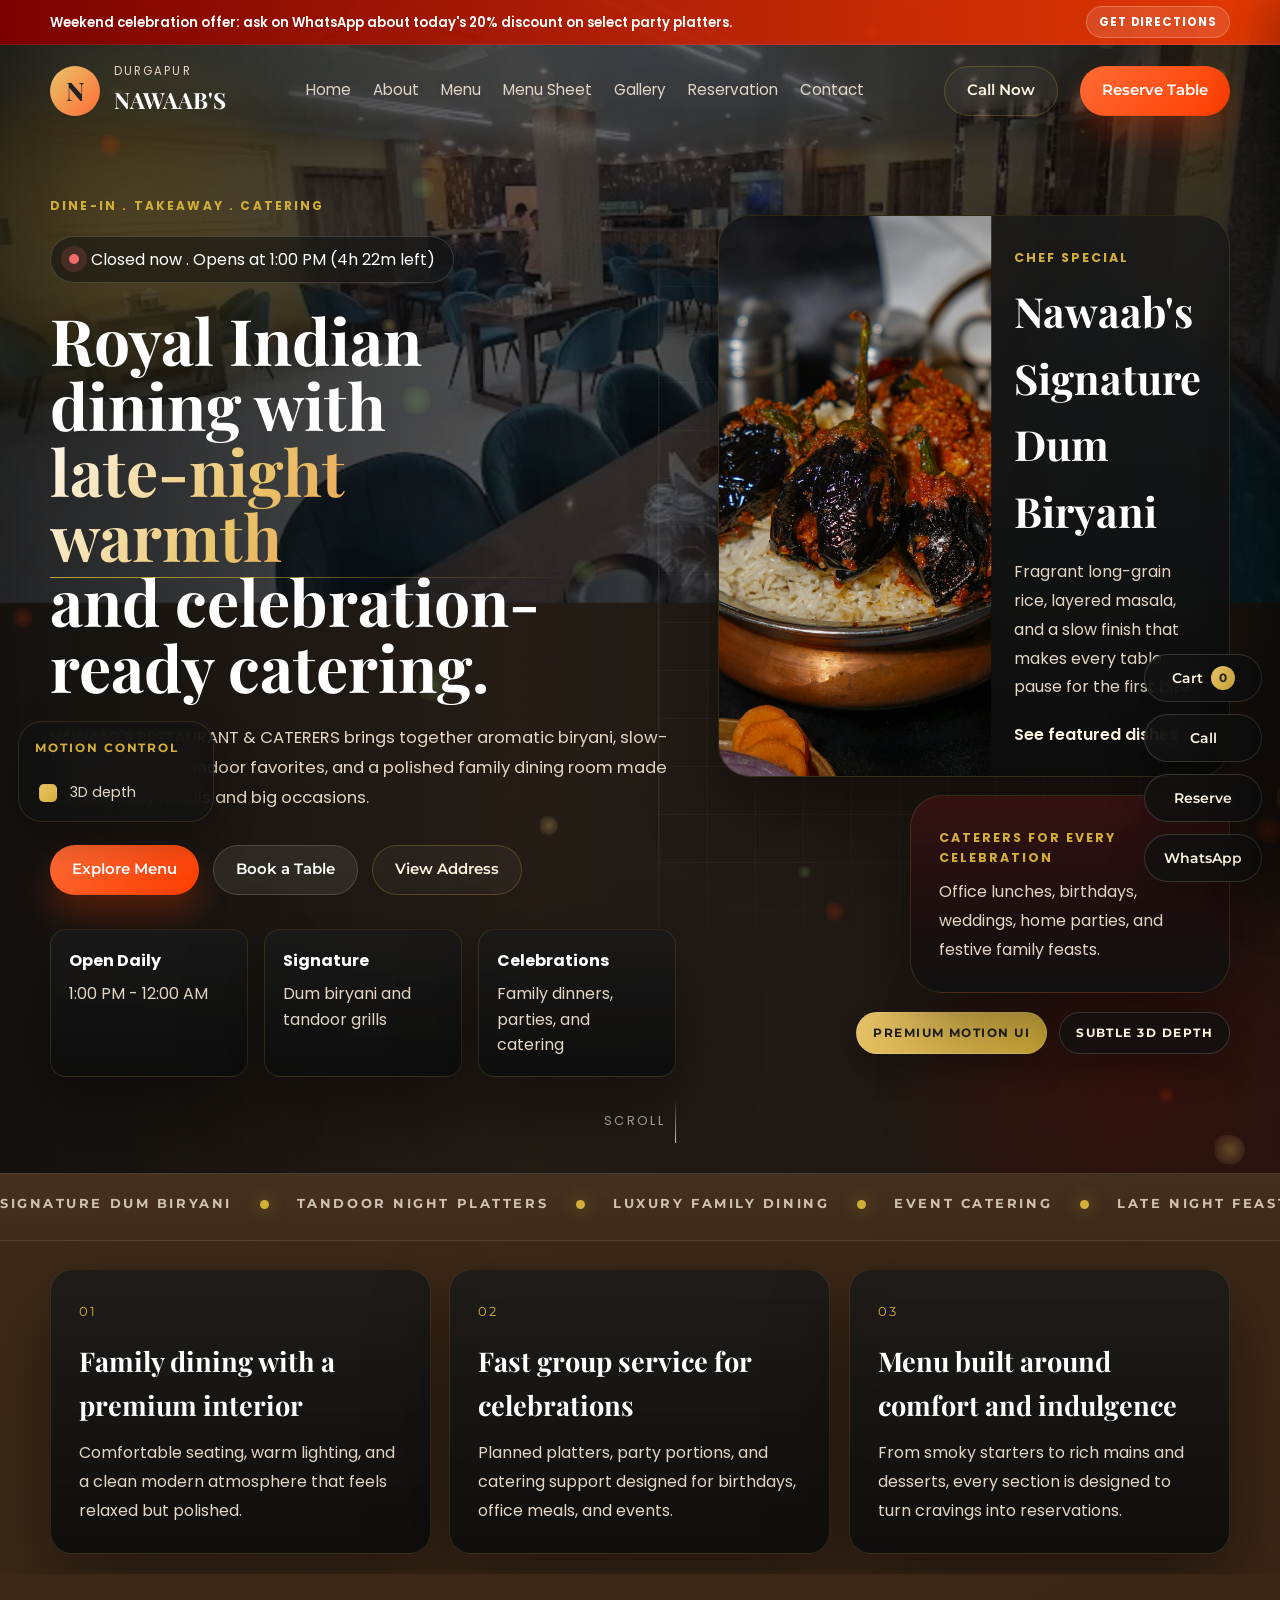
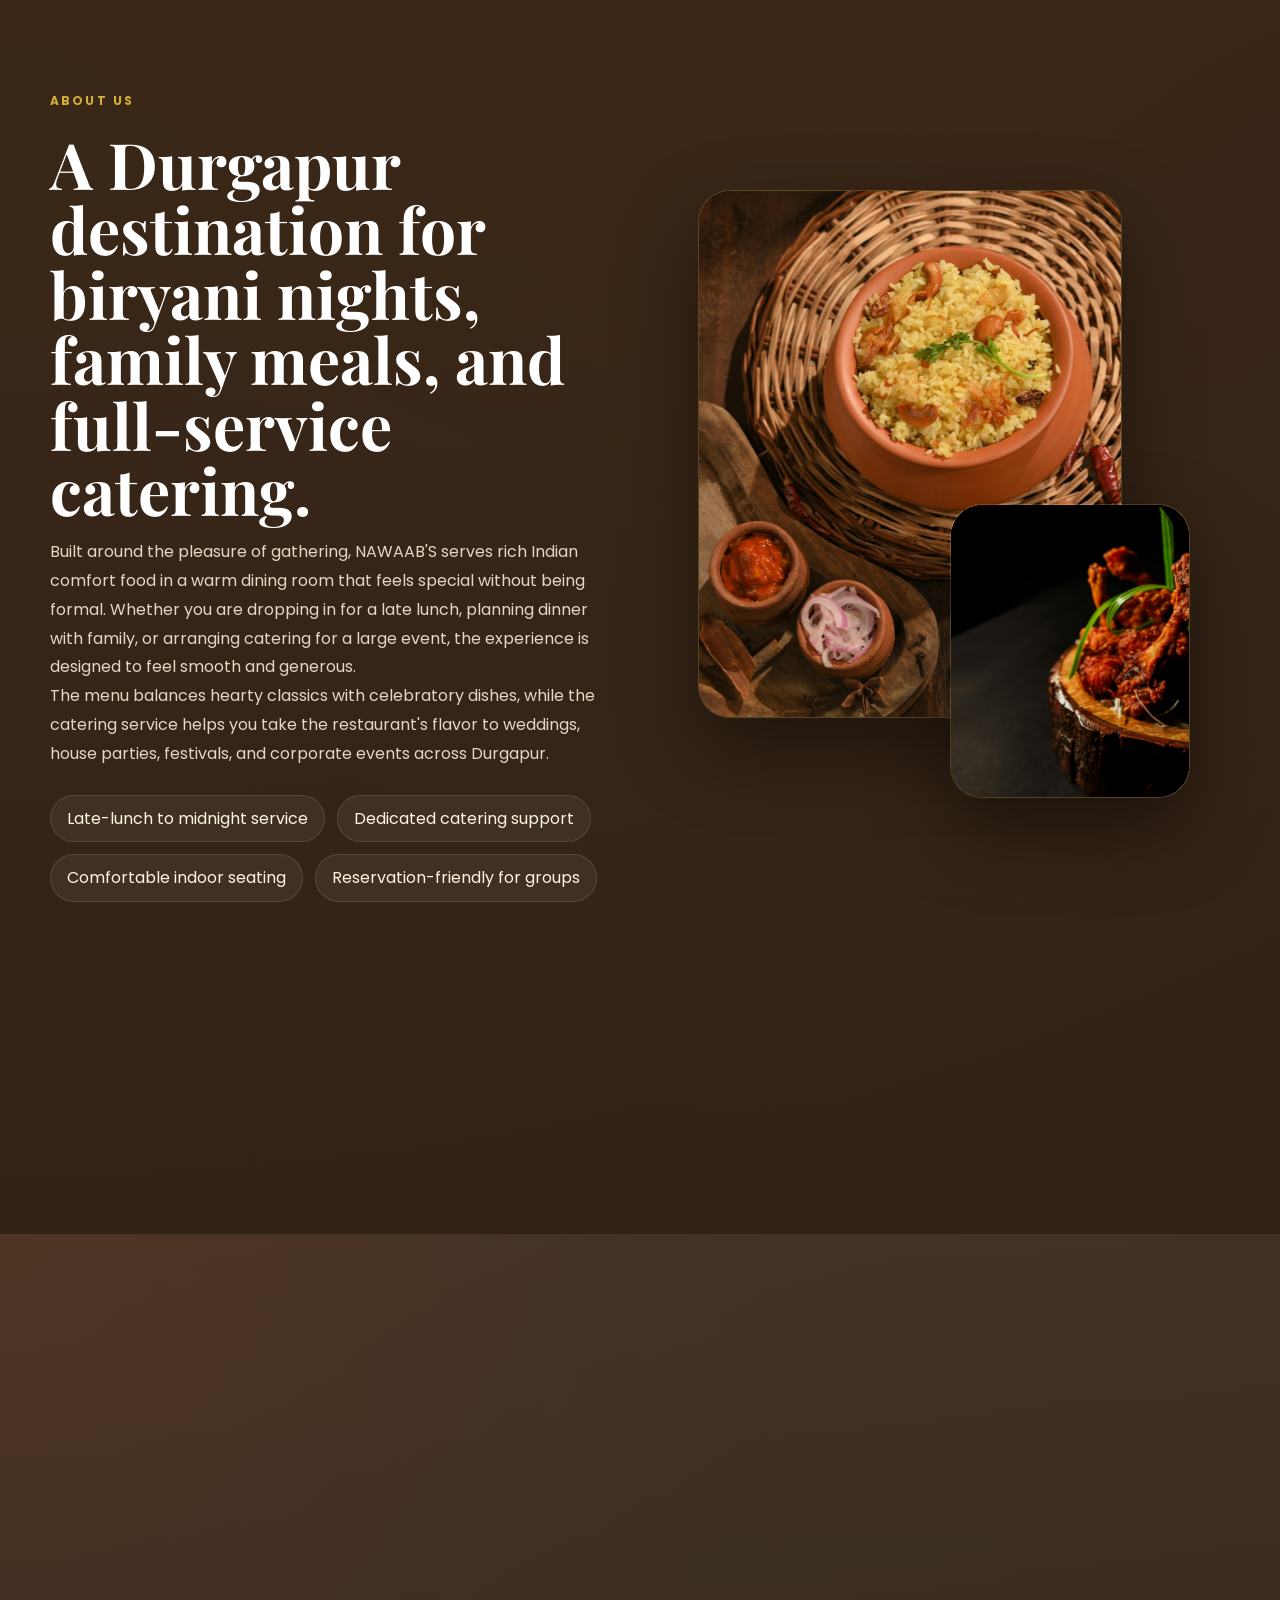
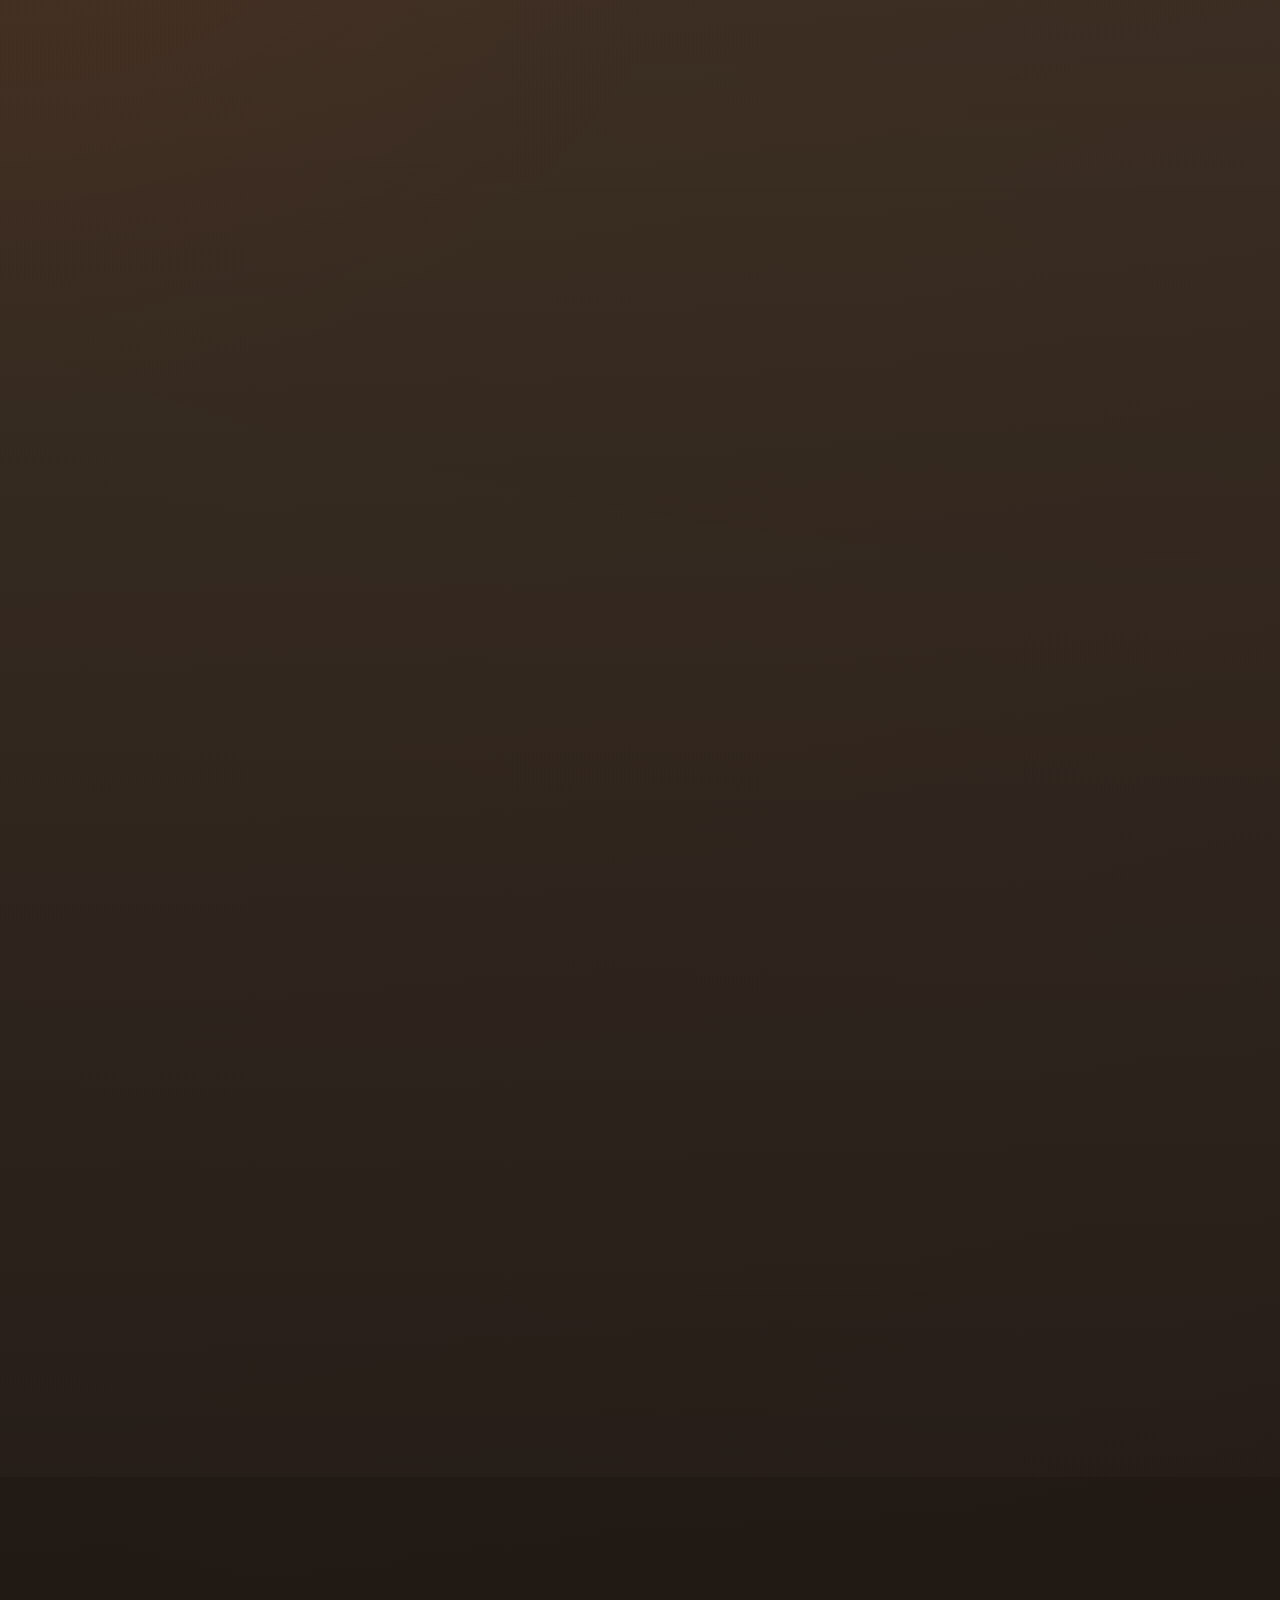
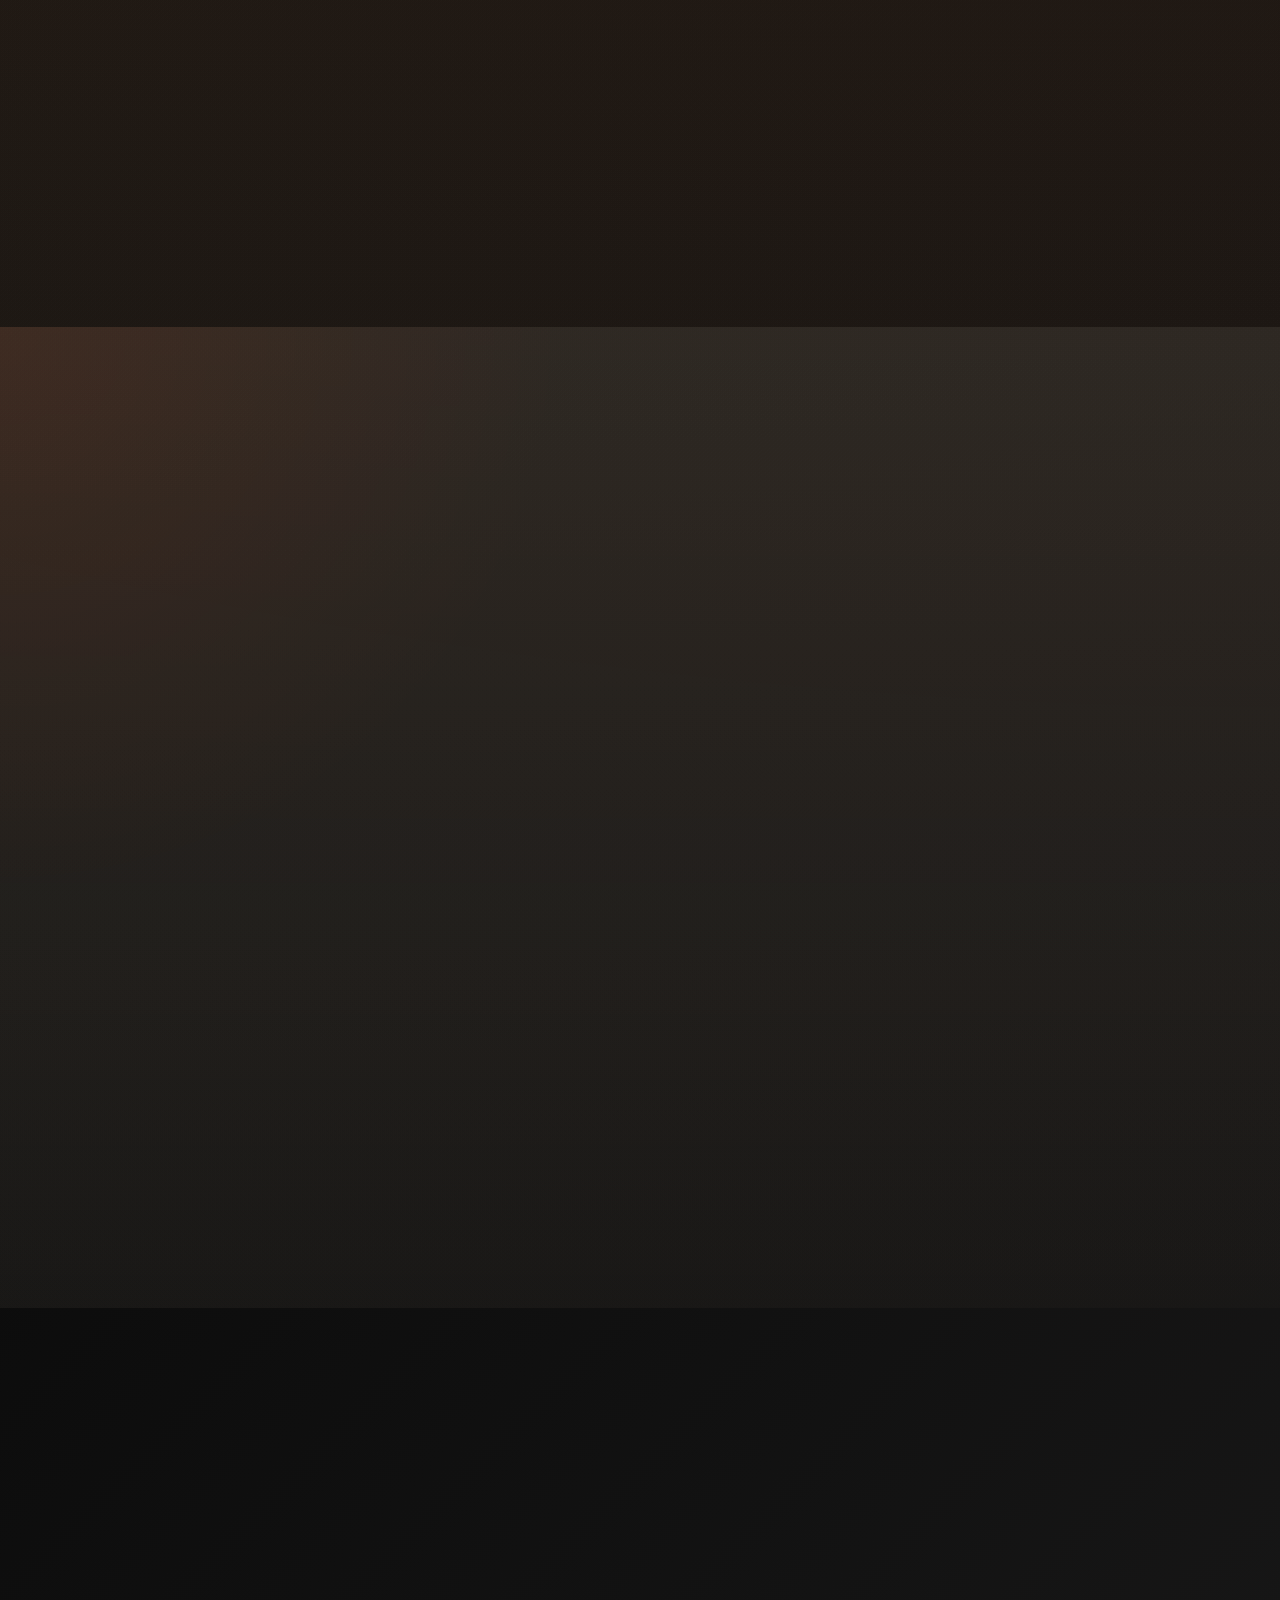
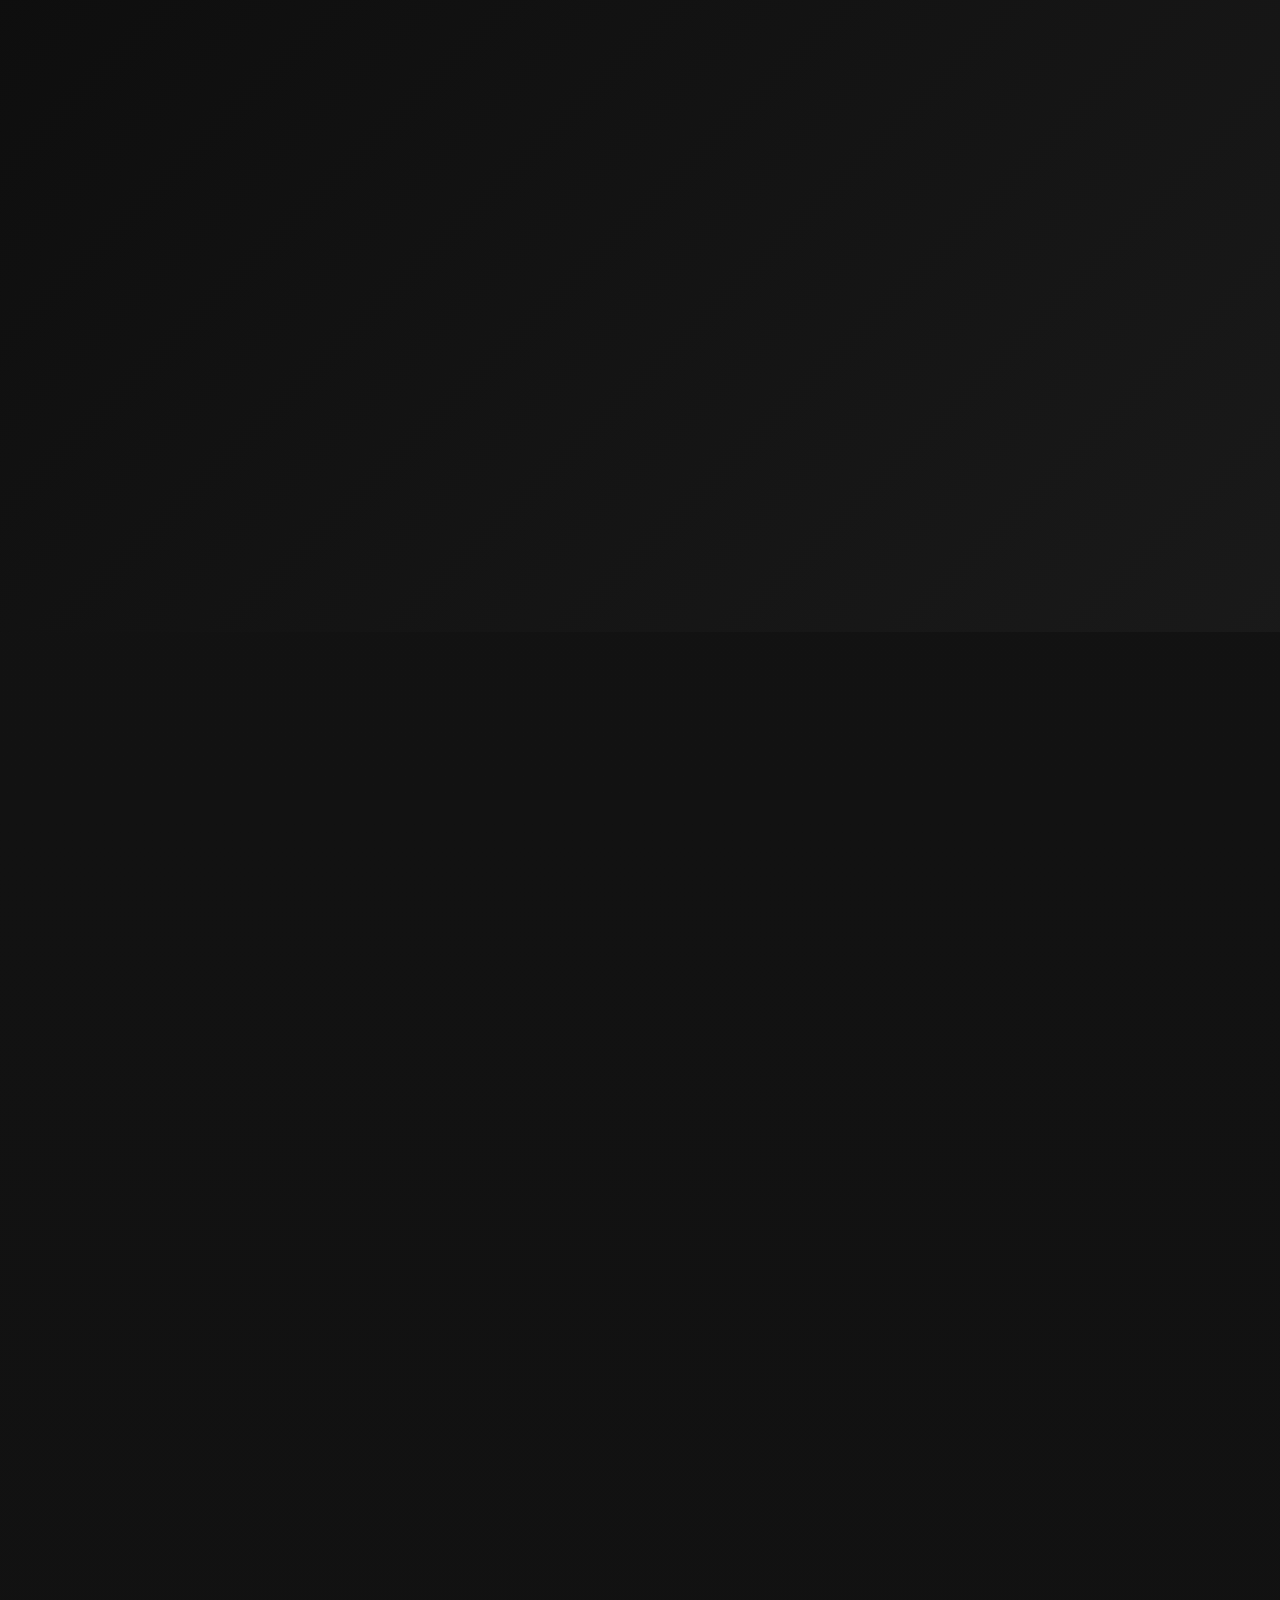
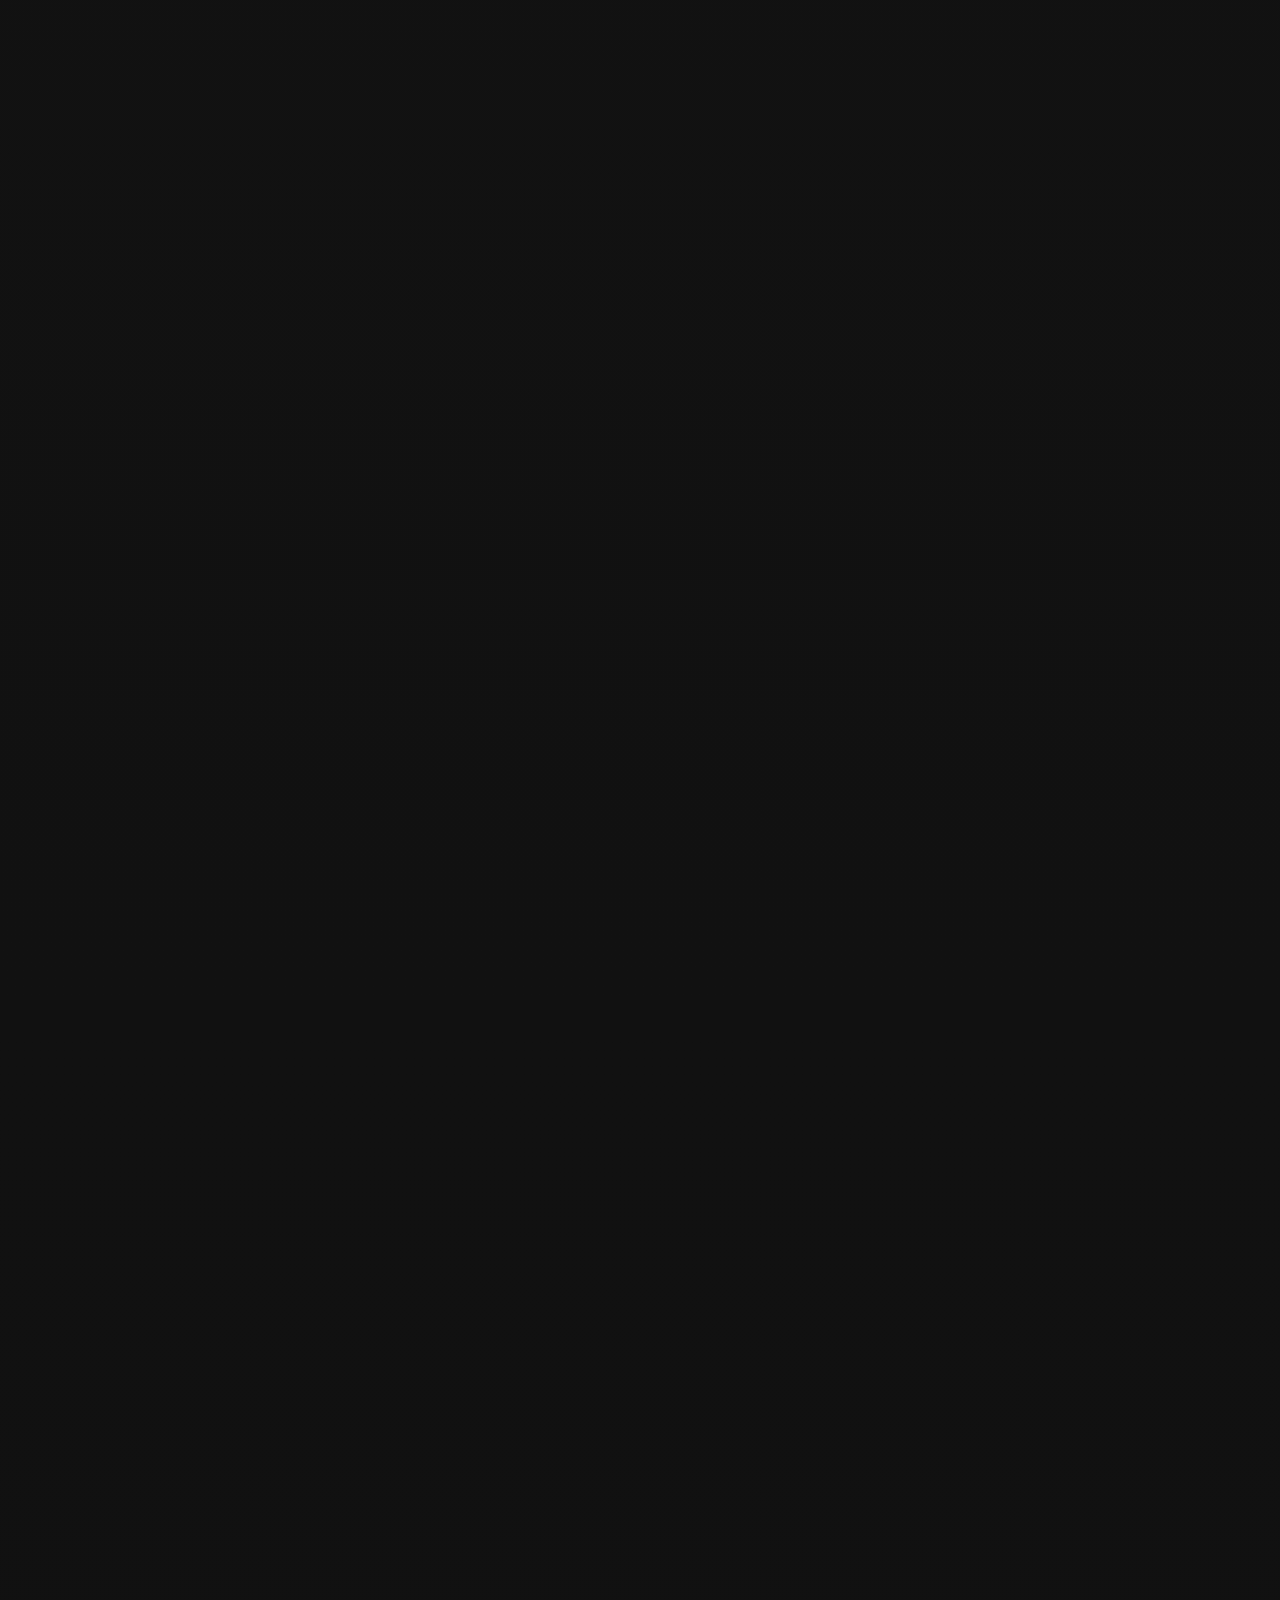
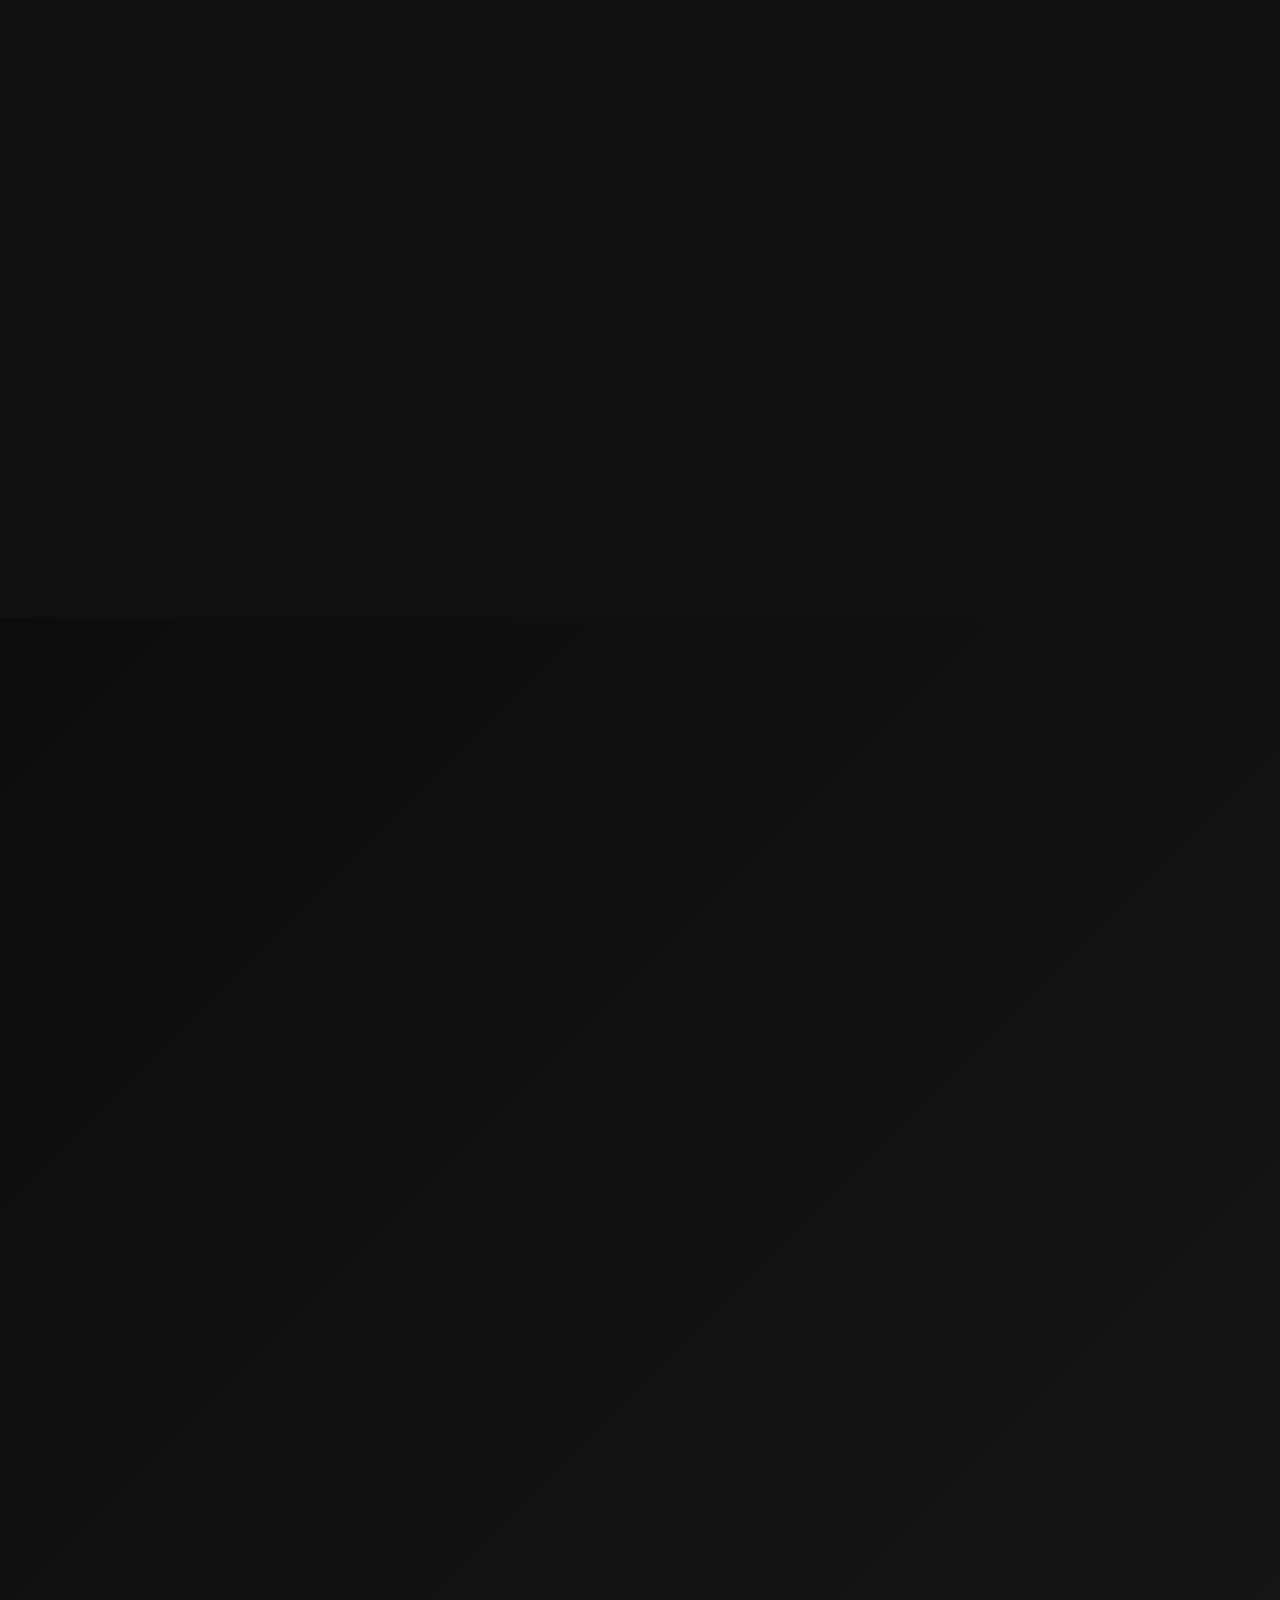
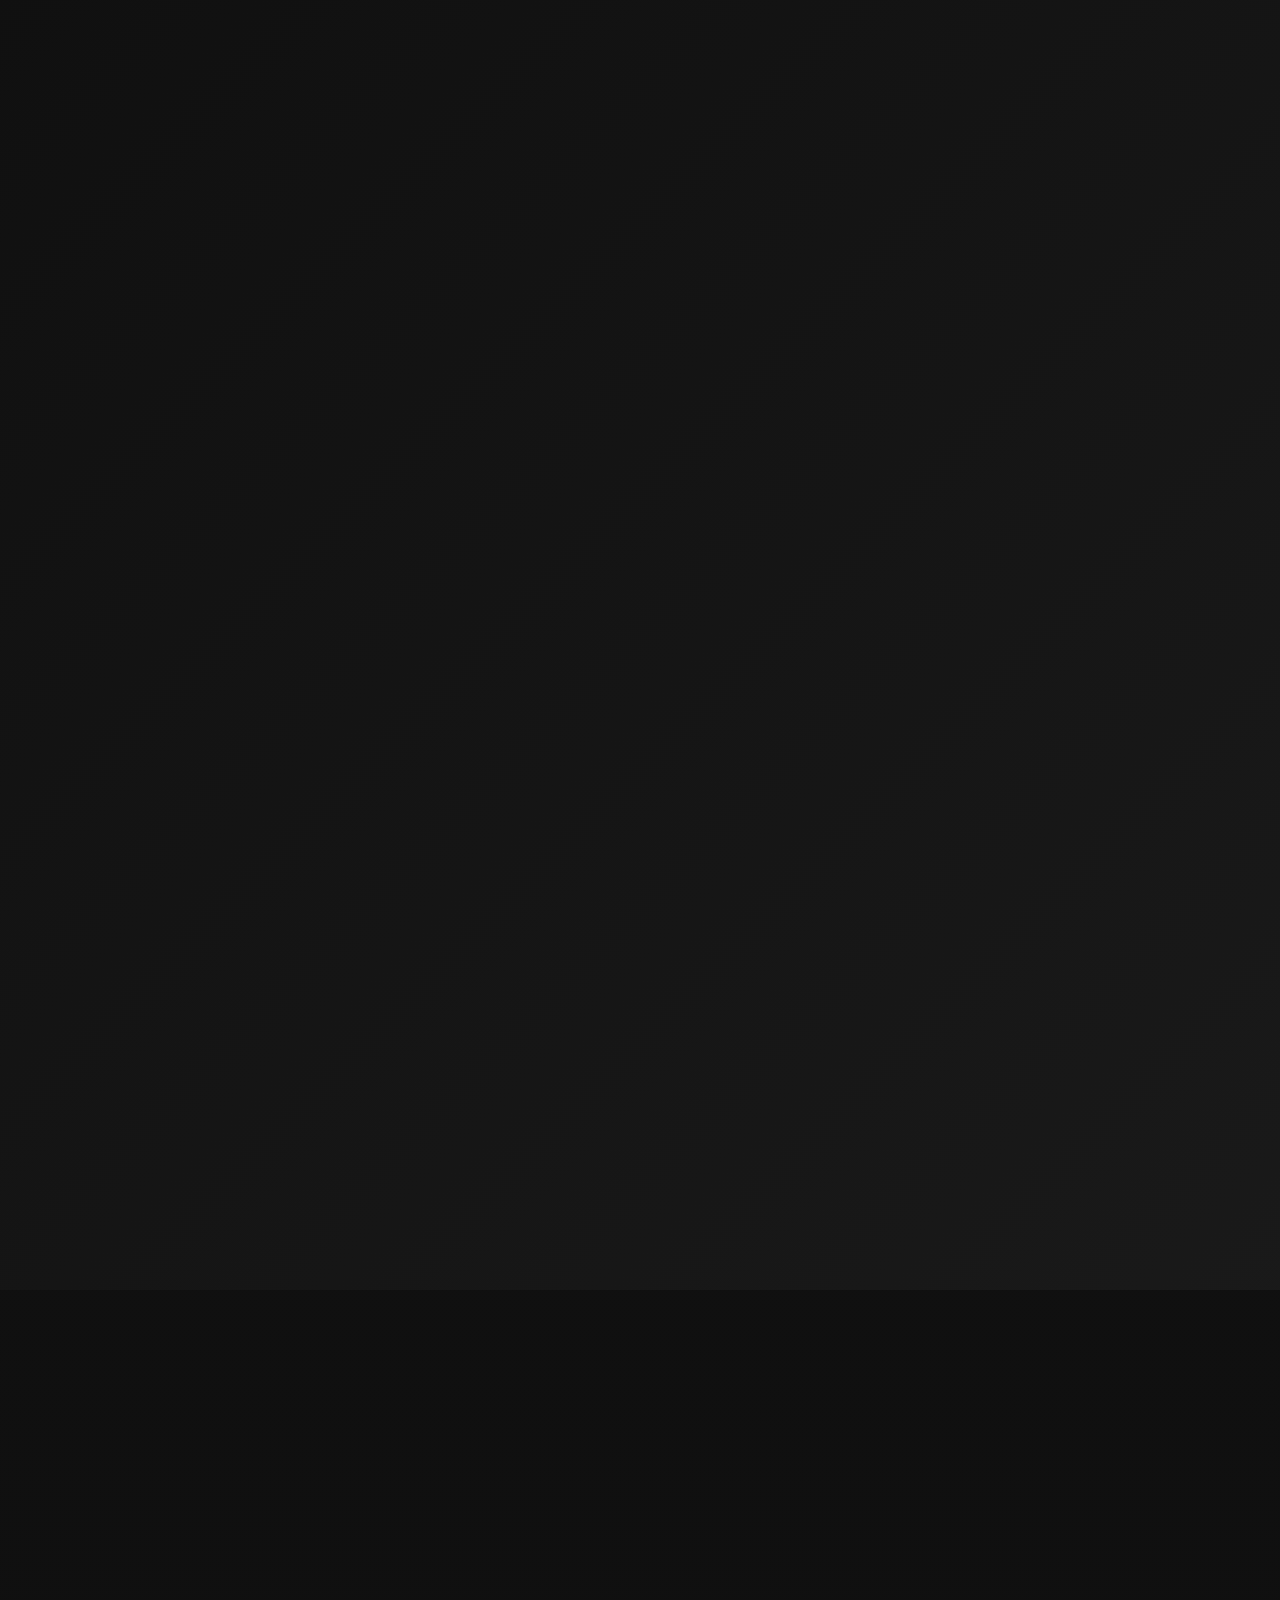
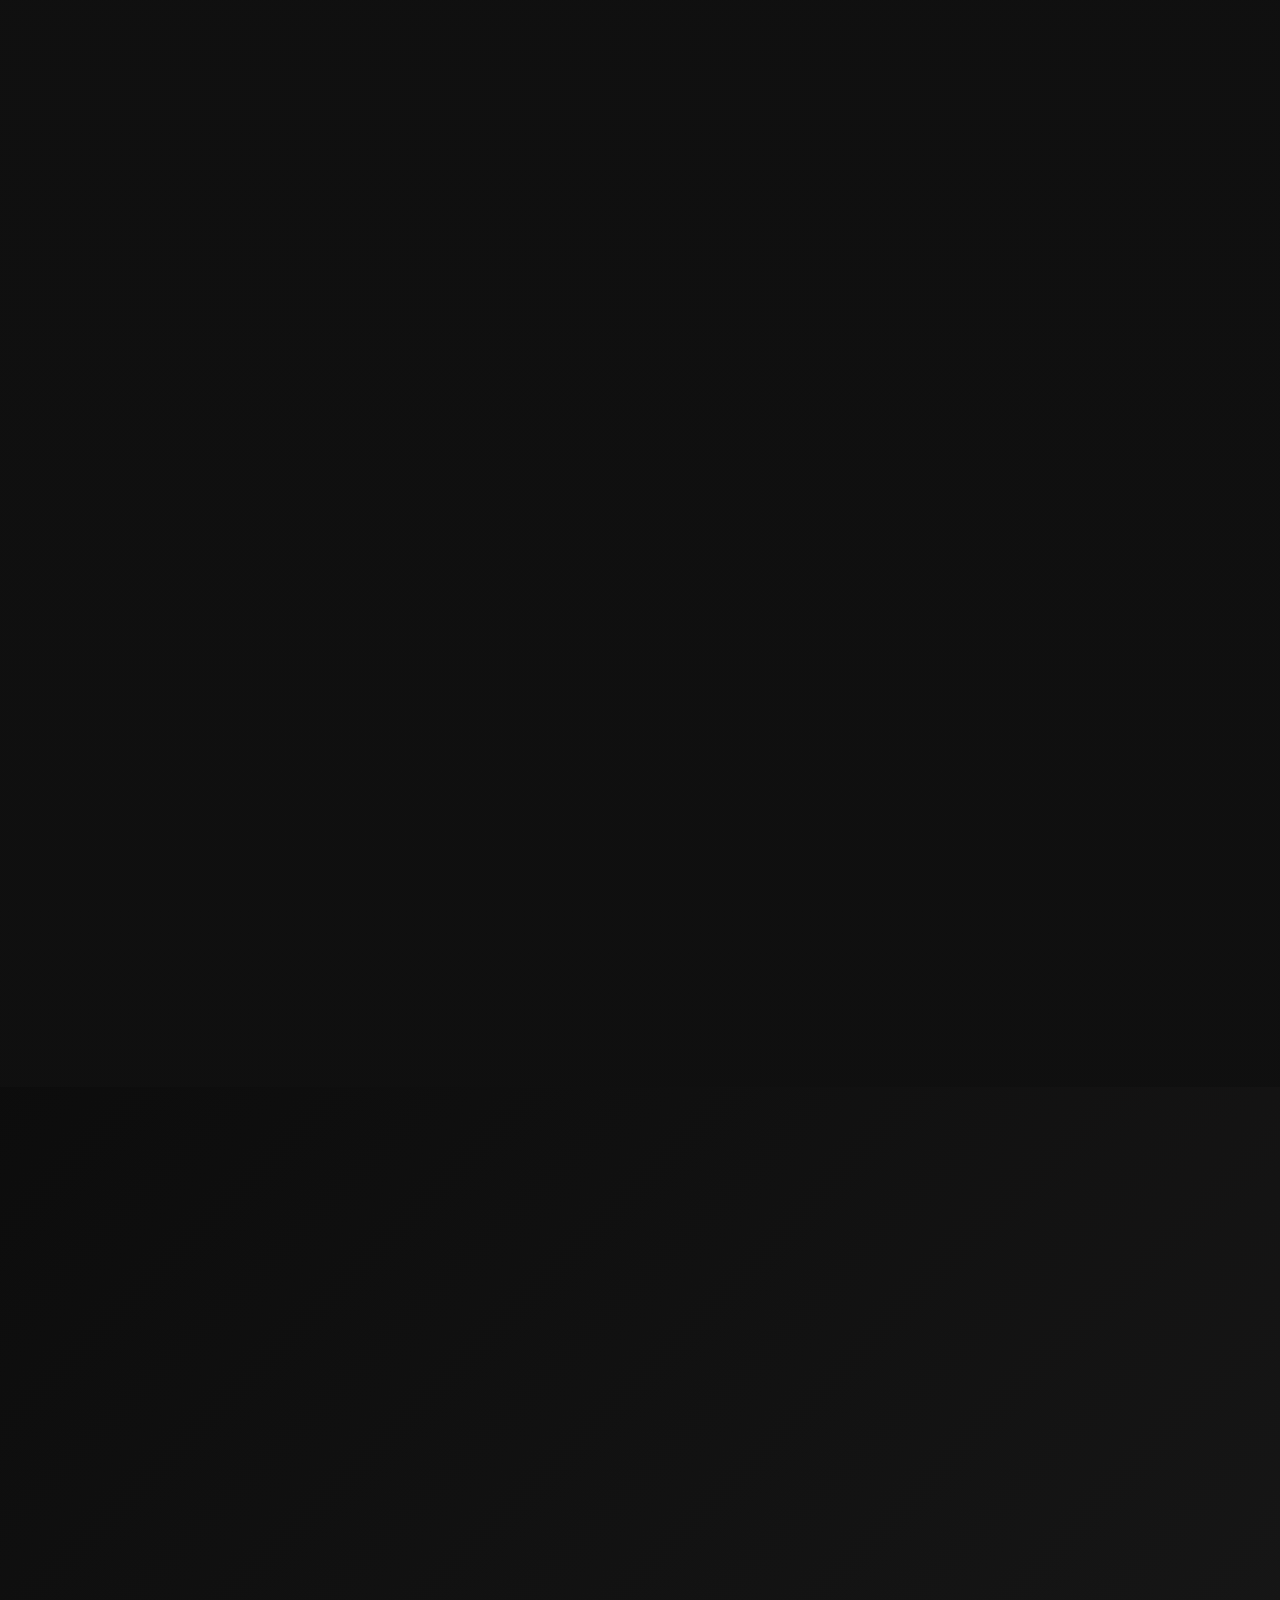
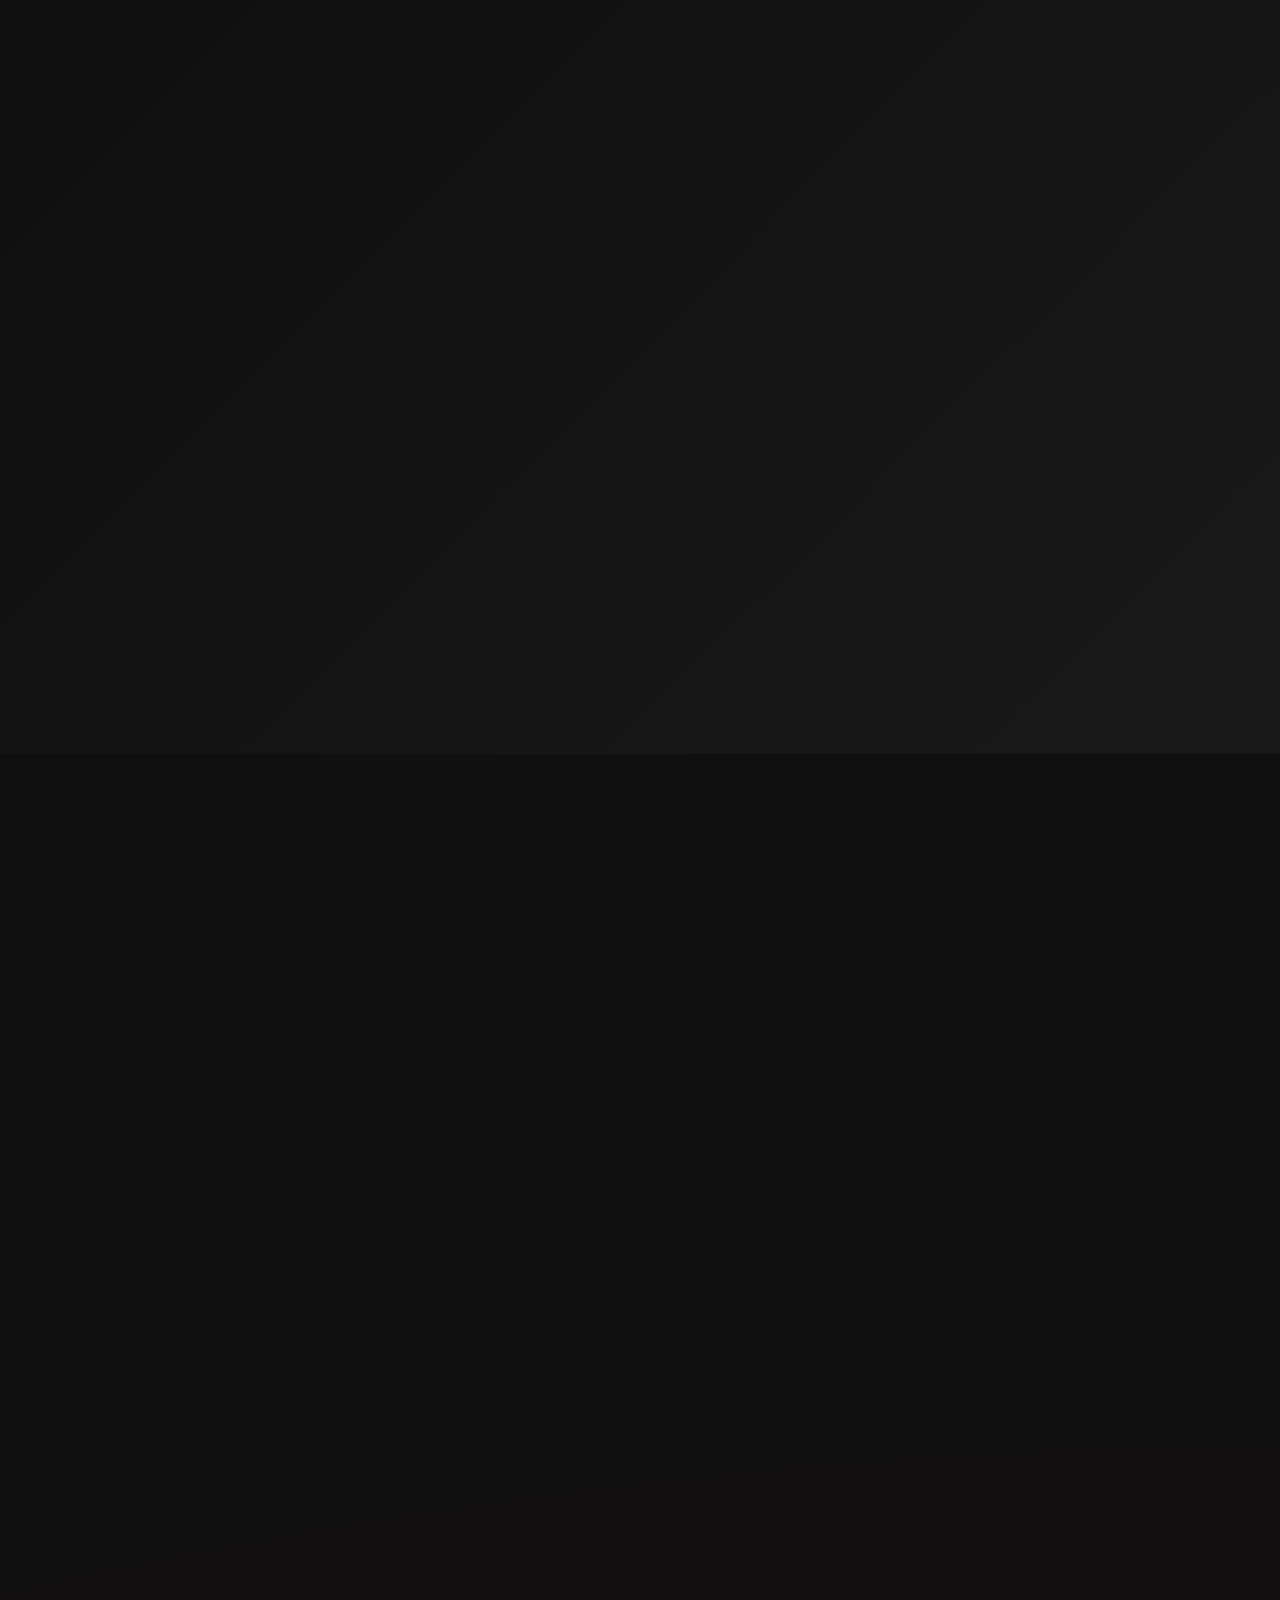
<file: index.html>
<!DOCTYPE html>
<html lang="en">
<head>
  <meta charset="UTF-8">
  <meta name="viewport" content="width=device-width, initial-scale=1.0, viewport-fit=cover">
  <meta name="description" content="NAWAAB'S RESTAURANT &amp; CATERERS in Durgapur serves rich biryani, tandoor grills, family dining, and catering. Open daily from 1:00 PM to 12:00 AM.">
  <meta name="keywords" content="Nawaab's Restaurant, Durgapur restaurant, biryani, tandoor, catering, family dining, reservation">
  <meta name="author" content="NAWAAB'S RESTAURANT &amp; CATERERS">
  <meta name="robots" content="index,follow,max-image-preview:large">
  <meta name="theme-color" content="#111111">
  <meta property="og:title" content="NAWAAB'S RESTAURANT &amp; CATERERS | Durgapur">
  <meta property="og:description" content="Royal Indian dining, signature biryani, late-night service, and catering for celebrations in Durgapur.">
  <meta property="og:type" content="website">
  <meta property="og:image" content="assets/hero-interior.jpg">
  <title>NAWAAB'S RESTAURANT &amp; CATERERS | Durgapur</title>

  <link rel="preconnect" href="https://fonts.googleapis.com">
  <link rel="preconnect" href="https://fonts.gstatic.com" crossorigin>
  <link href="https://fonts.googleapis.com/css2?family=Montserrat:wght@500;600;700&amp;family=Playfair+Display:wght@600;700;800&amp;family=Poppins:wght@300;400;500;600;700&amp;display=swap" rel="stylesheet">
  <link rel="icon" href="favicon.svg" type="image/svg+xml">
  <link rel="apple-touch-icon" href="favicon.svg">
  <link rel="manifest" href="site.webmanifest">
  <link rel="preload" as="image" href="assets/hero-interior.jpg" fetchpriority="high">
  <link rel="stylesheet" href="style.css">

  <script type="application/ld+json">
    {
      "@context": "https://schema.org",
      "@type": "Restaurant",
      "name": "NAWAAB'S RESTAURANT & CATERERS",
      "description": "Indian restaurant and catering service in Durgapur serving biryani, tandoor grills, and celebratory dining.",
      "servesCuisine": ["Indian", "Biryani", "Tandoori"],
      "priceRange": "₹119-₹699",
      "acceptsReservations": true,
      "telephone": "+917797777773",
      "menu": "full-menu.html",
      "image": [
        "assets/hero-interior.jpg",
        "assets/food-4k.jpg",
        "assets/food-curry-biryani.jpg",
        "assets/food-fried-chicken.jpg"
      ],
      "hasMap": "https://maps.app.goo.gl/4suhm9XRPbtXRCv97",
      "address": {
        "@type": "PostalAddress",
        "streetAddress": "D11, Near Santose Club, Yuri Gagarin Path, Bidhannagar",
        "addressLocality": "Durgapur",
        "addressRegion": "West Bengal",
        "postalCode": "713212",
        "addressCountry": "IN"
      },
      "openingHoursSpecification": [
        {
          "@type": "OpeningHoursSpecification",
          "dayOfWeek": [
            "Monday",
            "Tuesday",
            "Wednesday",
            "Thursday",
            "Friday",
            "Saturday",
            "Sunday"
          ],
          "opens": "13:00",
          "closes": "23:59"
        }
      ]
    }
  </script>

  <script type="application/ld+json">
    {
      "@context": "https://schema.org",
      "@type": "ItemList",
      "name": "NAWAAB'S RESTAURANT & CATERERS Featured Menu",
      "itemListOrder": "https://schema.org/ItemListOrderAscending",
      "numberOfItems": 12,
      "itemListElement": [
        {
          "@type": "ListItem",
          "position": 1,
          "item": {
            "@type": "Product",
            "name": "Nawaab's Signature Dum Biryani",
            "description": "Long-grain rice, layered masala, tender chicken, and a slow-finished aroma that defines the house.",
            "image": "assets/food-4k.jpg",
            "offers": {
              "@type": "Offer",
              "priceCurrency": "INR",
              "price": "399",
              "availability": "https://schema.org/InStock"
            }
          }
        },
        {
          "@type": "ListItem",
          "position": 2,
          "item": {
            "@type": "Product",
            "name": "Paneer-e-Khaas Biryani",
            "description": "Soft paneer, mint, saffron notes, and fragrant rice for a celebratory vegetarian centerpiece.",
            "image": "assets/food-claypot.jpg",
            "offers": {
              "@type": "Offer",
              "priceCurrency": "INR",
              "price": "299",
              "availability": "https://schema.org/InStock"
            }
          }
        },
        {
          "@type": "ListItem",
          "position": 3,
          "item": {
            "@type": "Product",
            "name": "Chicken Reshmi Kebab",
            "description": "Silky skewers with smoky edges and buttery marinade, served to open the appetite quickly.",
            "image": "assets/food-fried-chicken.jpg",
            "offers": {
              "@type": "Offer",
              "priceCurrency": "INR",
              "price": "329",
              "availability": "https://schema.org/InStock"
            }
          }
        },
        {
          "@type": "ListItem",
          "position": 4,
          "item": {
            "@type": "Product",
            "name": "Paneer Tikka Zafrani",
            "description": "Charred paneer cubes with saffron yogurt, roasted capsicum, and a rich tandoor finish.",
            "image": "assets/food-curry-biryani.jpg",
            "offers": {
              "@type": "Offer",
              "priceCurrency": "INR",
              "price": "279",
              "availability": "https://schema.org/InStock"
            }
          }
        },
        {
          "@type": "ListItem",
          "position": 5,
          "item": {
            "@type": "Product",
            "name": "Butter Chicken Handi",
            "description": "Velvety tomato gravy, soft chicken, and a comfort-food finish made for naan and roomali roti.",
            "image": "assets/food-curry-biryani.jpg",
            "offers": {
              "@type": "Offer",
              "priceCurrency": "INR",
              "price": "349",
              "availability": "https://schema.org/InStock"
            }
          }
        },
        {
          "@type": "ListItem",
          "position": 6,
          "item": {
            "@type": "Product",
            "name": "Mutton Rogan Josh",
            "description": "Slow-cooked mutton in a rich spiced gravy that lands with warmth rather than heat.",
            "image": "assets/food-claypot-table.jpg",
            "offers": {
              "@type": "Offer",
              "priceCurrency": "INR",
              "price": "449",
              "availability": "https://schema.org/LimitedAvailability"
            }
          }
        },
        {
          "@type": "ListItem",
          "position": 7,
          "item": {
            "@type": "Product",
            "name": "Dal Nawaabi",
            "description": "Slow-simmered lentils with butter and gentle smoke, built to accompany kebabs, biryani, or breads.",
            "image": "assets/food-claypot.jpg",
            "offers": {
              "@type": "Offer",
              "priceCurrency": "INR",
              "price": "239",
              "availability": "https://schema.org/InStock"
            }
          }
        },
        {
          "@type": "ListItem",
          "position": 8,
          "item": {
            "@type": "Product",
            "name": "Tandoor Feast Platter",
            "description": "A mixed grill presentation designed for tables that want variety, smoke, and fast group service.",
            "image": "assets/food-fried-chicken.jpg",
            "offers": {
              "@type": "Offer",
              "priceCurrency": "INR",
              "price": "699",
              "availability": "https://schema.org/LimitedAvailability"
            }
          }
        },
        {
          "@type": "ListItem",
          "position": 9,
          "item": {
            "@type": "Product",
            "name": "Royal Firni",
            "description": "Silky milk pudding with cardamom and nuts for a calm, elegant close to a rich meal.",
            "image": "assets/food-claypot-table.jpg",
            "offers": {
              "@type": "Offer",
              "priceCurrency": "INR",
              "price": "149",
              "availability": "https://schema.org/InStock"
            }
          }
        },
        {
          "@type": "ListItem",
          "position": 10,
          "item": {
            "@type": "Product",
            "name": "Gulab Jamun Duo",
            "description": "Soft jamuns served warm with syrupy richness that pairs beautifully after biryani or kebabs.",
            "image": "assets/food-4k.jpg",
            "offers": {
              "@type": "Offer",
              "priceCurrency": "INR",
              "price": "119",
              "availability": "https://schema.org/InStock"
            }
          }
        },
        {
          "@type": "ListItem",
          "position": 11,
          "item": {
            "@type": "Product",
            "name": "Kesari Lassi",
            "description": "A chilled saffron-lassi style cooler that rounds off the spice and adds a celebratory touch.",
            "image": "assets/food-claypot.jpg",
            "offers": {
              "@type": "Offer",
              "priceCurrency": "INR",
              "price": "139",
              "availability": "https://schema.org/InStock"
            }
          }
        },
        {
          "@type": "ListItem",
          "position": 12,
          "item": {
            "@type": "Product",
            "name": "Mint Mojito Cooler",
            "description": "Bright mint, citrus notes, and a clean finish that keeps the table refreshed between courses.",
            "image": "assets/food-curry-biryani.jpg",
            "offers": {
              "@type": "Offer",
              "priceCurrency": "INR",
              "price": "129",
              "availability": "https://schema.org/InStock"
            }
          }
        }
      ]
    }
  </script>

  <script type="application/ld+json">
    {
      "@context": "https://schema.org",
      "@type": "BreadcrumbList",
      "itemListElement": [
        {
          "@type": "ListItem",
          "position": 1,
          "name": "Home",
          "item": "./#home"
        },
        {
          "@type": "ListItem",
          "position": 2,
          "name": "Menu",
          "item": "./#menu"
        },
        {
          "@type": "ListItem",
          "position": 3,
          "name": "Reservation",
          "item": "./#reservation"
        },
        {
          "@type": "ListItem",
          "position": 4,
          "name": "Contact",
          "item": "./#contact"
        }
      ]
    }
  </script>
</head>
<body data-motion="full" data-depth="on">
  <a class="skip-link" href="#mainContent">Skip to main content</a>
  <div class="grain"></div>
  <div class="scroll-progress" id="scrollProgress"></div>
  <div class="announcement-bar" id="announcementBar">
    <div class="container announcement-inner">
      <span>Weekend celebration offer: ask on WhatsApp about today's 20% discount on select party platters.</span>
      <a class="announcement-link" href="https://maps.app.goo.gl/4suhm9XRPbtXRCv97" target="_blank" rel="noopener noreferrer">Get Directions</a>
    </div>
  </div>

  <header class="site-header" id="siteHeader">
    <div class="container nav-shell">
      <a class="brand" href="#home" aria-label="Go to homepage">
        <span class="brand-mark">N</span>
        <span class="brand-text">
          <span class="brand-kicker">Durgapur</span>
          <span class="brand-name">NAWAAB'S</span>
        </span>
      </a>

      <nav class="desktop-nav" aria-label="Primary">
        <a href="#home">Home</a>
        <a href="#about">About</a>
        <a href="#menu">Menu</a>
        <a href="full-menu.html" target="_blank" rel="noopener noreferrer">Menu Sheet</a>
        <a href="#gallery">Gallery</a>
        <a href="#reservation">Reservation</a>
        <a href="#contact">Contact</a>
      </nav>

      <div class="nav-actions">
        <a class="pill-link" href="tel:+917797777773">Call Now</a>
        <a class="button button-primary nav-button" href="#reservation">Reserve Table</a>
        <button class="menu-toggle" id="menuToggle" type="button" aria-label="Open menu" aria-expanded="false" aria-controls="mobileDrawer">
          <span></span>
          <span></span>
          <span></span>
        </button>
      </div>
    </div>

    <div class="drawer-backdrop" id="drawerBackdrop"></div>
    <aside class="mobile-drawer" id="mobileDrawer" aria-label="Mobile navigation">
      <div class="mobile-drawer-header">
        <span class="mobile-title">NAWAAB'S</span>
        <button class="drawer-close" id="drawerClose" type="button" aria-label="Close menu">Close</button>
      </div>
      <nav class="mobile-nav">
        <a href="#home">Home</a>
        <a href="#about">About</a>
        <a href="#menu">Menu</a>
        <a href="full-menu.html" target="_blank" rel="noopener noreferrer">Menu Sheet</a>
        <a href="#gallery">Gallery</a>
        <a href="#catering">Catering</a>
        <a href="#reservation">Reservation</a>
        <a href="#contact">Contact</a>
      </nav>
      <div class="mobile-cta">
        <a class="button button-primary" href="#reservation">Book a Table</a>
        <a class="button button-secondary" href="https://maps.app.goo.gl/4suhm9XRPbtXRCv97" target="_blank" rel="noopener noreferrer">Get Directions</a>
      </div>
    </aside>
  </header>

  <main id="mainContent">
    <section class="hero" id="home">
      <img class="hero-video" src="assets/hero-interior.jpg" alt="Dining interior of Nawaab's Restaurant" decoding="async" fetchpriority="high">
      <div class="hero-overlay"></div>
      <div class="hero-glow hero-glow-a" data-parallax="0.05" aria-hidden="true"></div>
      <div class="hero-glow hero-glow-b" data-parallax="0.09" aria-hidden="true"></div>
      <div class="hero-grid-lines" data-parallax="0.04" aria-hidden="true"></div>
      <div class="hero-particles" id="heroParticles" aria-hidden="true"></div>
      <div class="hero-spice-cloud" id="heroSpiceCloud" aria-hidden="true"></div>

      <div class="container hero-grid">
        <div class="hero-copy reveal">
          <span class="eyebrow">Dine-in . Takeaway . Catering</span>
          <div class="status-pill" id="statusPill" data-open="true">
            <span class="status-dot"></span>
            <span id="liveStatus">Open now in Durgapur . Closes at 12:00 AM</span>
          </div>
          <h1>Royal Indian dining with <span class="gradient-text">late-night warmth</span> and celebration-ready catering.</h1>
          <p class="hero-description">
            NAWAAB'S RESTAURANT &amp; CATERERS brings together aromatic biryani, slow-cooked curries,
            tandoor favorites, and a polished family dining room made for everyday meals and big occasions.
          </p>

          <div class="hero-actions">
            <a class="button button-primary" href="#menu">Explore Menu</a>
            <a class="button button-secondary" href="#reservation">Book a Table</a>
            <a class="button button-ghost" href="https://maps.app.goo.gl/4suhm9XRPbtXRCv97" target="_blank" rel="noopener noreferrer">View Address</a>
          </div>

          <div class="hero-highlights">
            <article class="highlight-card">
              <strong>Open Daily</strong>
              <span>1:00 PM - 12:00 AM</span>
            </article>
            <article class="highlight-card">
              <strong>Signature</strong>
              <span>Dum biryani and tandoor grills</span>
            </article>
            <article class="highlight-card">
              <strong>Celebrations</strong>
              <span>Family dinners, parties, and catering</span>
            </article>
          </div>
        </div>

        <div class="hero-visual reveal reveal-delay">
          <article class="feature-float feature-float-main">
            <div class="feature-media">
              <img src="assets/food-4k.jpg" alt="4K signature dishes at Nawaab's Restaurant" loading="eager" decoding="async" fetchpriority="high">
            </div>
            <div class="feature-copy">
              <span class="card-kicker">Chef special</span>
              <h2>Nawaab's Signature Dum Biryani</h2>
              <p>Fragrant long-grain rice, layered masala, and a slow finish that makes every table pause for the first bite.</p>
              <a class="text-link" href="#menu">See featured dishes</a>
            </div>
          </article>

          <article class="feature-float feature-float-side">
            <span class="card-kicker">Caterers for every celebration</span>
            <p>Office lunches, birthdays, weddings, home parties, and festive family feasts.</p>
          </article>

          <div class="hero-floating-badges" aria-hidden="true">
            <span class="floating-badge floating-badge-gold">Premium motion UI</span>
            <span class="floating-badge floating-badge-dark">Subtle 3D depth</span>
          </div>
        </div>
      </div>

      <a class="scroll-cue" href="#about" aria-label="Scroll to About section">
        <span>Scroll</span>
      </a>
    </section>

    <section class="flavor-marquee" aria-label="Signature experiences">
      <div class="flavor-marquee-track">
        <span>Signature Dum Biryani</span>
        <span>Tandoor Night Platters</span>
        <span>Luxury Family Dining</span>
        <span>Event Catering</span>
        <span>Late Night Feasts</span>
        <span>Warm Interior Ambience</span>
        <span>Signature Dum Biryani</span>
        <span>Tandoor Night Platters</span>
        <span>Luxury Family Dining</span>
        <span>Event Catering</span>
        <span>Late Night Feasts</span>
        <span>Warm Interior Ambience</span>
      </div>
    </section>

    <section class="service-band">
      <div class="container service-band-grid">
        <article class="service-band-card reveal">
          <span class="service-number">01</span>
          <h2>Family dining with a premium interior</h2>
          <p>Comfortable seating, warm lighting, and a clean modern atmosphere that feels relaxed but polished.</p>
        </article>
        <article class="service-band-card reveal">
          <span class="service-number">02</span>
          <h2>Fast group service for celebrations</h2>
          <p>Planned platters, party portions, and catering support designed for birthdays, office meals, and events.</p>
        </article>
        <article class="service-band-card reveal">
          <span class="service-number">03</span>
          <h2>Menu built around comfort and indulgence</h2>
          <p>From smoky starters to rich mains and desserts, every section is designed to turn cravings into reservations.</p>
        </article>
      </div>
    </section>

    <section class="section" id="about">
      <div class="container section-grid">
        <div class="section-copy reveal">
          <span class="eyebrow">About us</span>
          <h2>A Durgapur destination for biryani nights, family meals, and full-service catering.</h2>
          <p>
            Built around the pleasure of gathering, NAWAAB'S serves rich Indian comfort food in a warm dining room
            that feels special without being formal. Whether you are dropping in for a late lunch, planning dinner
            with family, or arranging catering for a large event, the experience is designed to feel smooth and generous.
          </p>
          <p>
            The menu balances hearty classics with celebratory dishes, while the catering service helps you take the
            restaurant's flavor to weddings, house parties, festivals, and corporate events across Durgapur.
          </p>

          <div class="about-checks">
            <span>Late-lunch to midnight service</span>
            <span>Dedicated catering support</span>
            <span>Comfortable indoor seating</span>
            <span>Reservation-friendly for groups</span>
          </div>
        </div>

        <div class="about-media reveal reveal-delay">
          <div class="photo-stack">
            <figure class="photo-card photo-card-large">
              <img src="assets/food-claypot-table.jpg" alt="Clay pot biryani table presentation" loading="lazy" decoding="async" fetchpriority="low">
            </figure>
            <figure class="photo-card photo-card-small">
              <img src="assets/food-fried-chicken.jpg" alt="Starter platter close-up" loading="lazy" decoding="async" fetchpriority="low">
            </figure>
          </div>
        </div>
      </div>
    </section>

    <section class="tips-strip">
      <div class="container">
        <div class="tips-strip-grid">
          <article class="insight-card reveal">
            <strong class="insight-value" data-counter-target="7">0</strong>
            <span>Days a week serving Durgapur with one consistent dining window.</span>
          </article>
          <article class="insight-card reveal reveal-delay">
            <strong class="insight-value" data-counter-target="11">0</strong>
            <span>Hours open daily from 1:00 PM until midnight.</span>
          </article>
          <article class="insight-card reveal">
            <strong class="insight-value" data-counter-target="6">0</strong>
            <span>Core menu sections to search, filter, and explore quickly.</span>
          </article>
          <article class="insight-card reveal reveal-delay">
            <strong class="insight-value" data-counter-target="3">0</strong>
            <span>Fast action paths: call, reserve, or WhatsApp in one tap.</span>
          </article>
        </div>
      </div>
    </section>

    <section class="section section-soft" id="specials">
      <div class="container immersive-grid">
        <div class="section-copy reveal">
          <span class="eyebrow">Motion and depth</span>
          <h2>A richer animation system and a 3D-style food stage built for drama.</h2>
          <p>
            Instead of loading impossible amounts of heavy 3D assets, this website now uses layered motion,
            orbiting frames, floating glows, tilt interactions, and stacked visual depth to feel cinematic while
            still staying lightweight enough to behave like a real restaurant website.
          </p>
          <div class="about-checks">
            <span>Layered 3D-style cards</span>
            <span>Ambient particles</span>
            <span>Parallax glow fields</span>
            <span>Interactive tilt motion</span>
          </div>
        </div>

        <div class="immersive-stage reveal reveal-delay">
          <div class="stage-core">
            <div class="stage-ring stage-ring-one"></div>
            <div class="stage-ring stage-ring-two"></div>
            <div class="stage-ring stage-ring-three"></div>
            <div class="stage-plate"></div>
            <div class="stage-card stage-card-left">
              <img src="assets/food-curry-biryani.jpg" alt="Layered food visual" style="object-position: center 35%;" loading="lazy" decoding="async" fetchpriority="low">
            </div>
            <div class="stage-card stage-card-center">
              <img src="assets/food-claypot.jpg" alt="3D style premium food visual" loading="lazy" decoding="async" fetchpriority="low">
            </div>
            <div class="stage-card stage-card-right">
              <img src="assets/food-fried-chicken.jpg" alt="Premium food crop" style="object-position: center 58%;" loading="lazy" decoding="async" fetchpriority="low">
            </div>
            <div class="stage-pill stage-pill-top">3D flavor deck</div>
            <div class="stage-pill stage-pill-bottom">High-motion premium showcase</div>
          </div>
        </div>
      </div>

      <div class="container">
        <div class="section-heading reveal">
          <span class="eyebrow">Featured dishes</span>
          <h2>Built to feel indulgent the second it reaches the table.</h2>
          <p>These house favorites lead the menu and set the tone for the rest of the experience.</p>
        </div>

        <div class="specials-grid">
          <article class="special-card reveal">
            <div class="special-media">
              <img src="assets/food-4k.jpg" alt="Signature biryani" style="object-position: center 28%;" loading="lazy" decoding="async" fetchpriority="low">
              <span class="badge">Bestseller</span>
            </div>
            <div class="special-body">
              <h3>Signature Dum Biryani</h3>
              <p>Slow-sealed rice layered with robust spices and deep aroma for the table's most requested order.</p>
              <div class="special-meta">
                <span>Non-veg</span>
                <span>Rich masala</span>
              </div>
            </div>
          </article>

          <article class="special-card reveal reveal-delay">
            <div class="special-media">
              <img src="assets/food-fried-chicken.jpg" alt="Premium platter" style="object-position: center 50%;" loading="lazy" decoding="async" fetchpriority="low">
              <span class="badge badge-accent">Chef pick</span>
            </div>
            <div class="special-body">
              <h3>Tandoor Feast Platter</h3>
              <p>Charred edges, buttery marinades, and smoky tenderness made for sharing with the whole group.</p>
              <div class="special-meta">
                <span>Mixed grill</span>
                <span>Party favorite</span>
              </div>
            </div>
          </article>

          <article class="special-card reveal">
            <div class="special-media">
              <img src="assets/hero-interior.jpg" alt="Restaurant dining room" style="object-position: center 52%;" loading="lazy" decoding="async" fetchpriority="low">
              <span class="badge badge-dark">Catering</span>
            </div>
            <div class="special-body">
              <h3>Celebrations by Nawaab's</h3>
              <p>Bring the restaurant home with curated party packs, buffet menus, and event-friendly serving options.</p>
              <div class="special-meta">
                <span>Events</span>
                <span>Large groups</span>
              </div>
            </div>
          </article>
        </div>
      </div>
    </section>

    <section class="offer-section">
      <div class="container">
        <div class="offer-panel reveal">
          <div class="offer-copy">
            <span class="eyebrow">Smart booking flow</span>
            <h2>Live timing, direct actions, and celebration-ready support built into the page.</h2>
            <p>
              This upgrade adds the kind of features strong restaurant websites rely on most: visible service timing,
              fast filters, stronger trust cues, and an easier path from craving to reservation.
            </p>
          </div>

          <div class="offer-side">
            <div class="countdown-chip" id="offerCountdown">Today's service ends in 00h 00m</div>
            <div class="offer-tags">
              <span>Late lunch to midnight</span>
              <span>Group bookings welcome</span>
              <span>Catering quotes on WhatsApp</span>
            </div>
            <div class="hero-actions">
              <a class="button button-primary" href="#reservation">Reserve Tonight</a>
              <a class="button button-secondary" href="https://wa.me/917797777773?text=Hello%20I%20want%20to%20ask%20about%20today%27s%20offers%20at%20Nawaab%27s%20Restaurant%20%26%20Caterers." target="_blank" rel="noopener noreferrer">Ask for Offers</a>
            </div>
          </div>
        </div>
      </div>
    </section>

    <section class="section section-soft" id="events">
      <div class="container">
        <div class="section-heading reveal">
          <span class="eyebrow">Events and offers</span>
          <h2>Festival-style offers, weekend specials, and catering windows made easy to notice.</h2>
          <p>Built as a simple event calendar section so guests can see what is happening this week before they book.</p>
        </div>

        <div class="event-grid">
          <article class="event-card reveal">
            <span class="event-badge">This weekend</span>
            <h3>Dum Biryani Feast</h3>
            <p>Family portions, rich handi service, and a fast track for group tables during the weekend rush.</p>
            <div class="event-meta">
              <strong id="eventCountdown">Offer refreshes in 00d 00h 00m</strong>
              <span>Priority for Friday to Sunday dinner plans.</span>
            </div>
          </article>

          <article class="event-card reveal reveal-delay">
            <span class="event-badge event-badge-alt">Corporate</span>
            <h3>Office lunch catering slots</h3>
            <p>Pre-planned biryani, starters, breads, desserts, and drinks for meetings, teams, and celebrations.</p>
            <div class="event-meta">
              <strong>Same-day WhatsApp support</strong>
              <span>Designed for office lunches and larger recurring orders.</span>
            </div>
          </article>

          <article class="event-card reveal">
            <span class="event-badge event-badge-dark">Limited</span>
            <h3>Celebration booking priority</h3>
            <p>Reserve early for birthdays, anniversaries, and party-style dinners to lock preferred service time.</p>
            <div class="event-meta">
              <strong>Tables + catering follow-up</strong>
              <span>Use reservation, cart, or WhatsApp depending on your plan.</span>
            </div>
          </article>
        </div>
      </div>
    </section>

    <section class="section section-dark" id="signatureLab">
      <div class="container lab-grid">
        <div class="section-copy reveal">
          <span class="eyebrow">Premium 3D direction</span>
          <h2>Subtle 3D food staging, floating ingredients, and controlled motion that stays premium.</h2>
          <p>
            Instead of overloading the page with fake heavy effects, this section uses a few well-polished depth elements:
            layered dish cards, dynamic shadows, mesh lighting, floating ingredient labels, and mouse-aware motion.
          </p>
          <div class="about-checks">
            <span>Interactive depth lighting</span>
            <span>Floating spice elements</span>
            <span>Glassmorphism labels</span>
            <span>Motion control friendly</span>
          </div>
        </div>

        <div class="signature-lab reveal reveal-delay" id="signatureLab3d">
          <div class="lab-mesh"></div>
          <div class="lab-orbit lab-orbit-one"></div>
          <div class="lab-orbit lab-orbit-two"></div>
          <div class="lab-shadow"></div>

          <div class="lab-dish-card lab-dish-main">
            <img src="assets/food-4k.jpg" alt="Signature 3D food showcase" style="object-position: center 24%;" loading="lazy" decoding="async" fetchpriority="low">
          </div>
          <div class="lab-dish-card lab-dish-left">
            <img src="assets/food-claypot.jpg" alt="Clay pot dish display" style="object-position: center 42%;" loading="lazy" decoding="async" fetchpriority="low">
          </div>
          <div class="lab-dish-card lab-dish-right">
            <img src="assets/food-fried-chicken.jpg" alt="Starter platter display" style="object-position: center 54%;" loading="lazy" decoding="async" fetchpriority="low">
          </div>

          <span class="lab-tag lab-tag-top">Steam-ready hero motion</span>
          <span class="lab-tag lab-tag-bottom">Quality over quantity</span>
          <span class="ingredient-chip ingredient-chip-a">Chili glow</span>
          <span class="ingredient-chip ingredient-chip-b">Spice particles</span>
          <span class="ingredient-chip ingredient-chip-c">Golden depth</span>
        </div>
      </div>
    </section>

    <section class="section" id="menu">
      <div class="container">
        <div class="section-heading reveal">
          <span class="eyebrow">Menu</span>
          <h2>Search the kitchen favorites, then order or reserve in one tap.</h2>
          <p>Filter by category, search by craving, and jump straight into a booking or a WhatsApp order enquiry.</p>
        </div>

        <div class="menu-toolbar reveal">
          <div class="menu-tabs" id="menuTabs" role="tablist" aria-label="Menu categories">
            <button class="menu-tab active" type="button" role="tab" aria-selected="true" data-category="all">All</button>
            <button class="menu-tab" type="button" role="tab" aria-selected="false" data-category="starters">Starters</button>
            <button class="menu-tab" type="button" role="tab" aria-selected="false" data-category="biryani">Biryani</button>
            <button class="menu-tab" type="button" role="tab" aria-selected="false" data-category="tandoor">Tandoor</button>
            <button class="menu-tab" type="button" role="tab" aria-selected="false" data-category="mains">Main course</button>
            <button class="menu-tab" type="button" role="tab" aria-selected="false" data-category="desserts">Desserts</button>
            <button class="menu-tab" type="button" role="tab" aria-selected="false" data-category="drinks">Drinks</button>
          </div>

          <div class="menu-tools">
            <label class="menu-search" for="menuSearch">
              <span>Search menu</span>
              <input id="menuSearch" type="search" name="menu-search" placeholder="Search biryani, tikka, dessert...">
            </label>

            <label class="menu-sort" for="menuSort">
              <span>Sort menu</span>
              <select id="menuSort" name="menu-sort">
                <option value="recommended">Recommended</option>
                <option value="price-low">Price: low to high</option>
                <option value="price-high">Price: high to low</option>
                <option value="fastest">Fastest first</option>
                <option value="rating">Top rated</option>
              </select>
            </label>
          </div>
        </div>

        <div class="menu-filter-row reveal">
          <div class="menu-legend">
            <span><span class="legend-box legend-box-veg"></span> Veg</span>
            <span><span class="legend-box legend-box-nonveg"></span> Non-veg</span>
            <span><span class="legend-box legend-box-special"></span> House special</span>
          </div>

          <div class="menu-filter-chips">
            <label class="filter-chip">
              <input id="vegOnlyToggle" type="checkbox">
              <span>Veg only</span>
            </label>
            <label class="filter-chip">
              <input id="spicyOnlyToggle" type="checkbox">
              <span>Spicy picks</span>
            </label>
            <label class="filter-chip">
              <input id="popularOnlyToggle" type="checkbox">
              <span>Bestsellers only</span>
            </label>
          </div>
        </div>

        <div class="menu-status reveal">
          <span id="menuResultCount">12 dishes available</span>
          <span id="menuFilterSummary">Showing every category in recommended order.</span>
        </div>

        <div class="menu-grid" id="menuGrid" aria-live="polite"></div>

        <div class="menu-inline-actions reveal">
          <button class="button button-primary" id="menuCartButton" type="button">Open Order Cart</button>
          <a class="button button-secondary" href="tel:+917797777773">Call to Order</a>
          <a class="button button-ghost" href="full-menu.html" target="_blank" rel="noopener noreferrer">Printable Full Menu</a>
        </div>
      </div>
    </section>

    <section class="section section-dark" id="catering">
      <div class="container catering-grid">
        <div class="section-copy reveal">
          <span class="eyebrow">Catering and events</span>
          <h2>The restaurant experience, scaled for parties, office lunches, and milestone nights.</h2>
          <p>
            NAWAAB'S RESTAURANT &amp; CATERERS is shaped for group dining from the start. We make it easy to plan
            buffet spreads, handi service, snack counters, and celebration meals that still feel freshly made.
          </p>
          <div class="catering-tags">
            <span>Birthday parties</span>
            <span>Wedding functions</span>
            <span>Corporate lunches</span>
            <span>Festive family gatherings</span>
          </div>
          <div class="trust-badge">Trusted by 500+ families in Durgapur for group dining and catering.</div>
          <div class="hero-actions">
            <a class="button button-primary" href="#reservation">Request Catering</a>
            <a class="button button-secondary" href="https://wa.me/917797777773?text=Hello%20I%20want%20to%20book%20catering%20with%20Nawaab%27s%20Restaurant%20%26%20Caterers." target="_blank" rel="noopener noreferrer">WhatsApp Us</a>
          </div>
        </div>

        <div class="catering-cards">
          <article class="mini-card reveal">
            <strong>Buffet menus</strong>
            <p>Mix biryani, curries, breads, starters, desserts, and drinks into event-sized packages.</p>
          </article>
          <article class="mini-card reveal reveal-delay">
            <strong>Occasion-friendly planning</strong>
            <p>Birthday dinners, anniversary gatherings, and office meals can all be pre-arranged with timing support.</p>
          </article>
          <article class="mini-card reveal">
            <strong>Made for group comfort</strong>
            <p>From plated restaurant meals to high-volume service, the food stays rich, familiar, and celebration-ready.</p>
          </article>
        </div>

        <div class="catering-packages reveal">
          <article class="package-card">
            <span class="package-tier">Silver</span>
            <h3>Rs. 699 / guest</h3>
            <p>Biryani, one starter, one curry, bread, salad, and dessert for compact gatherings.</p>
          </article>
          <article class="package-card">
            <span class="package-tier">Gold</span>
            <h3>Rs. 999 / guest</h3>
            <p>Expanded buffet with mixed starters, handi mains, breads, dessert, and drink support.</p>
          </article>
          <article class="package-card">
            <span class="package-tier">Platinum</span>
            <h3>Custom quote</h3>
            <p>Wedding, festive, and corporate menus with larger service planning and buffet flexibility.</p>
          </article>
        </div>

        <div class="catering-actions reveal">
          <a class="button button-secondary" href="catering-menu.html" target="_blank" rel="noopener noreferrer">Open Catering Menu Sheet</a>
          <a class="button button-ghost" href="https://wa.me/917797777773?text=Hello%20I%20want%20a%20catering%20package%20quote%20from%20Nawaab%27s%20Restaurant%20%26%20Caterers." target="_blank" rel="noopener noreferrer">Get Package Quote</a>
        </div>

        <form class="booking-form catering-quote-form reveal" id="cateringQuoteForm" novalidate data-form-type="catering-quote">
          <div class="field">
            <label for="quoteName">Contact name</label>
            <input id="quoteName" name="quoteName" type="text" placeholder="Your name" required>
          </div>

          <div class="field">
            <label for="quotePhone">Phone number</label>
            <input id="quotePhone" name="quotePhone" type="tel" placeholder="Best number for follow-up" required>
          </div>

          <div class="field">
            <label for="quoteEventType">Event type</label>
            <select id="quoteEventType" name="quoteEventType" required>
              <option value="">Select event</option>
              <option value="Birthday">Birthday</option>
              <option value="Wedding function">Wedding function</option>
              <option value="Corporate lunch">Corporate lunch</option>
              <option value="Family gathering">Family gathering</option>
              <option value="Festival event">Festival event</option>
            </select>
          </div>

          <div class="field">
            <label for="quoteGuests">Expected guests</label>
            <input id="quoteGuests" name="quoteGuests" type="number" min="10" placeholder="Number of guests" required>
          </div>

          <div class="field">
            <label for="quoteBudget">Budget range</label>
            <select id="quoteBudget" name="quoteBudget">
              <option value="₹500-₹800 / guest">₹500-₹800 / guest</option>
              <option value="₹800-₹1200 / guest">₹800-₹1200 / guest</option>
              <option value="₹1200+ / guest">₹1200+ / guest</option>
              <option value="Need suggestions">Need suggestions</option>
            </select>
          </div>

          <div class="field">
            <label for="quoteDate">Event date</label>
            <input id="quoteDate" name="quoteDate" type="date" required>
          </div>

          <div class="field">
            <label for="quoteTime">Preferred time</label>
            <select id="quoteTime" name="quoteTime" required></select>
          </div>

          <div class="field field-full">
            <label for="quoteNotes">Event notes</label>
            <textarea id="quoteNotes" name="quoteNotes" rows="4" placeholder="Cuisine preferences, service style, venue details, or special requests"></textarea>
          </div>

          <div class="field field-full form-actions">
            <button class="button button-primary" type="submit">Request Catering Quote</button>
            <a class="button button-secondary" href="https://wa.me/917797777773?text=Hello%20I%20want%20to%20plan%20a%20catering%20event%20with%20Nawaab%27s%20Restaurant%20%26%20Caterers." target="_blank" rel="noopener noreferrer">Discuss on WhatsApp</a>
          </div>

          <p class="form-message" id="cateringQuoteMessage" aria-live="polite"></p>
        </form>
      </div>
    </section>

    <section class="section" id="gallery">
      <div class="container">
        <div class="section-heading reveal">
          <span class="eyebrow">Gallery</span>
          <h2>A quick look at the food mood, signature plating, and close-up flavor details.</h2>
          <p>Tap any frame to view it full size.</p>
        </div>

        <div class="gallery-grid" id="galleryGrid">
          <button class="gallery-item gallery-item-wide reveal" type="button" data-kind="image" data-src="assets/food-curry-biryani.jpg" data-title="Signature spread">
            <img src="assets/food-curry-biryani.jpg" alt="Signature spread at Nawaab's Restaurant" style="object-position: center 36%;" loading="lazy" decoding="async" fetchpriority="low">
            <span>Signature spread</span>
          </button>

          <button class="gallery-item reveal" type="button" data-kind="image" data-src="assets/hero-interior.jpg" data-title="Nawaab's dining room">
            <img src="assets/hero-interior.jpg" alt="Dining room at Nawaab's Restaurant" style="object-position: center 52%;" loading="lazy" decoding="async" fetchpriority="low">
            <span>Dining room</span>
          </button>

          <button class="gallery-item reveal reveal-delay" type="button" data-kind="image" data-src="assets/food-claypot.jpg" data-title="Featured dish focus">
            <img src="assets/food-claypot.jpg" alt="Featured dish focus" style="object-position: center 42%;" loading="lazy" decoding="async" fetchpriority="low">
            <span>Featured dish</span>
          </button>

          <button class="gallery-item reveal" type="button" data-kind="image" data-src="assets/food-4k.jpg" data-title="Biryani focus">
            <img src="assets/food-4k.jpg" alt="Biryani close crop" style="object-position: center 20%;" loading="lazy" decoding="async" fetchpriority="low">
            <span>Biryani focus</span>
          </button>

          <button class="gallery-item reveal" type="button" data-kind="image" data-src="assets/food-fried-chicken.jpg" data-title="Starter platter">
            <img src="assets/food-fried-chicken.jpg" alt="Starter platter" style="object-position: center 54%;" loading="lazy" decoding="async" fetchpriority="low">
            <span>Starter platter</span>
          </button>

          <article class="gallery-note reveal">
            <strong>Video-ready gallery</strong>
            <p>The lightbox now supports videos too, so a dining-room walkthrough or kitchen clip can be added as soon as a file is available.</p>
          </article>
        </div>
      </div>
    </section>

    <section class="section section-dark" id="experience">
      <div class="container story-grid">
        <div class="story-media reveal">
          <figure class="story-photo story-photo-main">
            <img src="assets/hero-interior.jpg" alt="Interior seating at Nawaab's Restaurant" style="object-position: center 54%;" loading="lazy" decoding="async" fetchpriority="low">
          </figure>
          <figure class="story-photo story-photo-accent">
            <img src="assets/food-claypot-table.jpg" alt="Clay pot biryani presentation at Nawaab's Restaurant" style="object-position: center 46%;" loading="lazy" decoding="async" fetchpriority="low">
          </figure>
        </div>

        <div class="section-copy reveal reveal-delay">
          <span class="eyebrow">Guest trust and story</span>
          <h2>Built around real photos, clear actions, and the kind of experience families actually remember.</h2>
          <p>
            The strongest restaurant websites win with clarity before complexity. This version now leans harder into
            real interior photography, direct actions, and richer trust sections so visitors quickly understand the
            mood, the menu, and how to book.
          </p>

          <div class="story-cards">
            <article class="story-card">
              <strong>Comfort-first dining</strong>
              <p>Warm seating, polished lighting, and a layout made for families, groups, and easy table planning.</p>
            </article>
            <article class="story-card">
              <strong>Menu with clearer signals</strong>
              <p>Veg markers, spice hints, prep timing, calorie cues, and bestseller sorting help guests choose faster.</p>
            </article>
            <article class="story-card">
              <strong>Business-ready actions</strong>
              <p>Reservation, catering, and quick WhatsApp flows sit close to every major decision point on the page.</p>
            </article>
          </div>
        </div>
      </div>
    </section>

    <section class="section chef-section" id="chef">
      <div class="container chef-grid">
        <div class="section-copy reveal">
          <span class="eyebrow">Chef's story</span>
          <h2>Cooking that stays rooted in celebration, comfort, and generous family-style service.</h2>
          <p>
            The kitchen direction at NAWAAB'S is built around the kind of food guests return for repeatedly:
            fragrant biryani, balanced gravies, smoky starters, and dishes that travel well from dine-in tables
            to catering buffets.
          </p>
          <p>
            That story matters because people do not only book a restaurant for taste. They book for trust, consistency,
            and the feeling that an everyday meal or a large event will be handled with care from the first call onward.
          </p>
          <div class="about-checks">
            <span>Slow-finished biryani</span>
            <span>Comfort-led menu design</span>
            <span>Catering-friendly execution</span>
            <span>Family table portions</span>
          </div>
        </div>

        <article class="review-card chef-note reveal reveal-delay">
          <span class="card-kicker">Kitchen philosophy</span>
          <h3>Rich flavor without losing warmth or service speed.</h3>
          <p>Every signature dish is planned to feel special on the plate but still reliable enough for busy family dinners, weekend rushes, and larger event service.</p>
          <div class="review-actions">
            <a class="button button-primary" href="#menu">See the Menu</a>
            <a class="button button-secondary" href="#catering">Plan an Event</a>
          </div>
        </article>
      </div>
    </section>

    <section class="section section-soft" id="testimonials">
      <div class="container">
        <div class="section-heading reveal">
          <span class="eyebrow">Guest love</span>
          <h2>Why the restaurant works for both cravings and occasions.</h2>
          <p>Short, trust-building impressions shaped into a rotating spotlight for the homepage.</p>
        </div>

        <div class="testimonial-shell reveal">
          <div class="testimonial-track" id="testimonialTrack"></div>
          <div class="testimonial-dots" id="testimonialDots" aria-label="Testimonial navigation"></div>
        </div>
      </div>
    </section>

    <section class="section" id="reviews">
      <div class="container review-social-grid">
        <div class="section-copy reveal">
          <span class="eyebrow">Reviews and trust</span>
          <h2>Send guests straight to Google Maps reviews, daily updates, and reservation support.</h2>
          <p>
            Instead of showing a made-up star rating, this section points visitors to real public feedback and live contact channels.
            It keeps the trust layer honest while still improving conversions.
          </p>
          <div class="about-checks">
            <span>Google Maps review hub</span>
            <span>Write-a-review CTA</span>
            <span>WhatsApp order support</span>
            <span>Direct calling option</span>
          </div>
        </div>

        <div class="review-stack">
          <article class="review-card reveal">
            <span class="card-kicker">Google reviews</span>
            <h3>Read guest feedback on Maps</h3>
            <p>Open the live listing, see public guest comments, and leave your own review after dining.</p>
            <div class="review-actions">
              <a class="button button-primary" href="https://maps.app.goo.gl/4suhm9XRPbtXRCv97" target="_blank" rel="noopener noreferrer">See Reviews</a>
              <a class="button button-secondary" href="https://maps.app.goo.gl/4suhm9XRPbtXRCv97" target="_blank" rel="noopener noreferrer">Write a Review</a>
            </div>
          </article>

          <article class="review-card reveal reveal-delay">
            <span class="card-kicker">Social and contact</span>
            <div class="social-grid">
              <a class="social-link-card" href="https://wa.me/917797777773?text=Hello%20please%20share%20today%27s%20specials%20from%20Nawaab%27s%20Restaurant%20%26%20Caterers." target="_blank" rel="noopener noreferrer">
                <strong>WhatsApp specials</strong>
                <span>Fast updates, orders, and catering enquiries</span>
              </a>
              <a class="social-link-card" href="tel:+917797777773">
                <strong>Call the team</strong>
                <span>Best for quick reservations and same-day support</span>
              </a>
              <a class="social-link-card" href="https://maps.app.goo.gl/4suhm9XRPbtXRCv97" target="_blank" rel="noopener noreferrer">
                <strong>Directions and photos</strong>
                <span>See the location, route, and public listing details</span>
              </a>
            </div>
          </article>
        </div>
      </div>
    </section>

    <section class="section newsletter-section">
      <div class="container">
        <div class="newsletter-shell reveal">
          <div class="newsletter-copy">
            <span class="eyebrow">Offers and updates</span>
            <h2>Get festival offers, party menus, and reservation reminders from Nawaab's.</h2>
            <p>
              Leave a phone number or email and this premium landing flow can also support promotions, catering follow-up,
              and loyalty-style repeat visits.
            </p>
          </div>

          <form class="newsletter-form" id="newsletterForm" novalidate data-form-type="newsletter">
            <div class="field">
              <label for="newsletterName">Name</label>
              <input id="newsletterName" name="newsletterName" type="text" placeholder="Your name">
            </div>
            <div class="field">
              <label for="newsletterContact">Phone or email</label>
              <input id="newsletterContact" name="newsletterContact" type="text" placeholder="Phone number or email" required>
            </div>
            <div class="field newsletter-button-wrap">
              <button class="button button-primary" type="submit">Get Updates</button>
            </div>
            <p class="form-message" id="newsletterMessage" aria-live="polite"></p>
          </form>
        </div>
      </div>
    </section>

    <section class="section" id="reservation">
      <div class="container reservation-grid">
        <div class="reservation-copy reveal">
          <span class="eyebrow">Reservation</span>
          <h2>Book a table, plan a celebration, or ask about catering.</h2>
          <p>
            Reserve your preferred time, tell us the occasion, and we will have the request ready for follow-up.
            This form is perfect for dinner plans, family outings, and advance catering enquiries.
          </p>

          <div class="reservation-points">
            <article class="point-card">
              <strong>Dining hours</strong>
              <span>Every day, 1:00 PM - 12:00 AM</span>
            </article>
            <article class="point-card">
              <strong>Occasions welcome</strong>
              <span>Birthdays, anniversaries, office dinners, and family gatherings</span>
            </article>
            <article class="point-card">
              <strong>Need it faster?</strong>
              <span>Call or WhatsApp directly for same-day support</span>
            </article>
          </div>
        </div>

        <form class="booking-form reveal reveal-delay" id="reservationForm" novalidate data-form-type="reservation">
          <div class="field">
            <label for="guestName">Full name</label>
            <input id="guestName" name="guestName" type="text" placeholder="Your full name" required>
          </div>

          <div class="field">
            <label for="guestPhone">Phone number</label>
            <input id="guestPhone" name="guestPhone" type="tel" placeholder="Your phone number" required>
          </div>

          <div class="field">
            <label for="guestEmail">Email address</label>
            <input id="guestEmail" name="guestEmail" type="email" placeholder="Optional for confirmation">
          </div>

          <div class="field">
            <label for="guestType">Booking type</label>
            <select id="guestType" name="guestType">
              <option value="Table reservation">Table reservation</option>
              <option value="Catering enquiry">Catering enquiry</option>
              <option value="Event booking">Event booking</option>
            </select>
          </div>

          <div class="field">
            <label for="guestDate">Date</label>
            <input id="guestDate" name="guestDate" type="date" required>
          </div>

          <div class="field">
            <label for="guestTime">Time</label>
            <select id="guestTime" name="guestTime" required></select>
          </div>

          <div class="field">
            <label for="guestCount">Guests</label>
            <select id="guestCount" name="guestCount" required>
              <option value="">Select</option>
              <option>2</option>
              <option>4</option>
              <option>6</option>
              <option>8</option>
              <option>10+</option>
            </select>
          </div>

          <div class="field">
            <label for="guestOccasion">Occasion</label>
            <select id="guestOccasion" name="guestOccasion">
              <option value="Dinner">Dinner</option>
              <option value="Birthday">Birthday</option>
              <option value="Anniversary">Anniversary</option>
              <option value="Office meal">Office meal</option>
              <option value="Family gathering">Family gathering</option>
            </select>
          </div>

          <div class="field field-full">
            <label for="guestNotes">Special request</label>
            <textarea id="guestNotes" name="guestNotes" rows="4" placeholder="Tell us about seating, catering quantity, or any special request"></textarea>
          </div>

          <div class="field field-full form-actions">
            <button class="button button-primary" type="submit">Send Reservation Request</button>
            <a class="button button-secondary" href="https://wa.me/917797777773?text=Hello%20I%20want%20to%20book%20a%20table%20at%20Nawaab%27s%20Restaurant%20%26%20Caterers." target="_blank" rel="noopener noreferrer">Book on WhatsApp</a>
          </div>

          <p class="form-message" id="reservationMessage" aria-live="polite"></p>
        </form>
      </div>
    </section>

    <section class="section section-dark" id="contact">
      <div class="container contact-grid">
        <div class="section-copy reveal">
          <span class="eyebrow">Contact and location</span>
          <h2>Visit us in Durgapur or open the exact route on Google Maps.</h2>
          <p>
            The restaurant is located in Bidhannagar, Durgapur. Use the map for a quick view, then tap the directions
            button for the exact Google Maps route you shared.
          </p>

          <div class="contact-cards">
            <a class="contact-card" href="tel:+917797777773">
              <span class="contact-label">Call reservations</span>
              <strong>+91 77977 77773</strong>
            </a>
            <article class="contact-card">
              <span class="contact-label">Restaurant hours</span>
              <strong id="hoursIndicator">Open now</strong>
            </article>
            <a class="contact-card" href="https://maps.app.goo.gl/4suhm9XRPbtXRCv97" target="_blank" rel="noopener noreferrer">
              <span class="contact-label">Address</span>
              <strong>D11, Yuri Gagarin Path, Bidhannagar, Durgapur</strong>
            </a>
          </div>

          <form class="contact-form" id="contactForm" novalidate data-form-type="contact">
            <div class="field">
              <label for="contactName">Your name</label>
              <input id="contactName" name="contactName" type="text" placeholder="Your name" required>
            </div>
            <div class="field">
              <label for="contactPhone">Phone number</label>
              <input id="contactPhone" name="contactPhone" type="tel" placeholder="Phone number" required>
            </div>
            <div class="field field-full">
              <label for="contactMessage">Message</label>
              <textarea id="contactMessage" name="contactMessage" rows="4" placeholder="Ask about tables, catering, or directions" required></textarea>
            </div>
            <div class="field field-full form-actions">
              <button class="button button-primary" type="submit">Send Enquiry</button>
              <a class="button button-ghost" href="https://maps.app.goo.gl/4suhm9XRPbtXRCv97" target="_blank" rel="noopener noreferrer">Open Maps</a>
            </div>
            <p class="form-message" id="contactMessageStatus" aria-live="polite"></p>
          </form>
        </div>

        <div class="map-panel reveal reveal-delay">
          <iframe
            title="Map to Nawaab's Restaurant &amp; Caterers"
            loading="lazy"
            referrerpolicy="no-referrer-when-downgrade"
            src="https://www.google.com/maps?q=D11%20Yuri%20Gagarin%20Path%20Bidhannagar%20Durgapur%20713212&amp;output=embed">
          </iframe>
          <div class="map-actions">
            <a class="button button-primary" href="https://maps.app.goo.gl/4suhm9XRPbtXRCv97" target="_blank" rel="noopener noreferrer">Get Directions</a>
            <a class="button button-secondary" href="tel:+917797777773">Call for Help</a>
          </div>
        </div>
      </div>
    </section>
  </main>

  <footer class="site-footer">
    <div class="container footer-grid">
      <div>
        <span class="eyebrow">NAWAAB'S RESTAURANT &amp; CATERERS</span>
        <p>Royal flavors, warm interiors, and catering designed for Durgapur celebrations.</p>
      </div>
      <div class="footer-links">
        <a href="#about">About</a>
        <a href="#chef">Chef story</a>
        <a href="#menu">Menu</a>
        <a href="#gallery">Gallery</a>
        <a href="#reservation">Reservation</a>
        <a href="#contact">Contact</a>
      </div>
      <div class="footer-links">
        <a href="tel:+917797777773">Call us</a>
        <a href="https://wa.me/917797777773?text=Hello%20I%20want%20to%20book%20with%20Nawaab%27s%20Restaurant%20%26%20Caterers." target="_blank" rel="noopener noreferrer">WhatsApp</a>
        <a href="https://maps.app.goo.gl/4suhm9XRPbtXRCv97" target="_blank" rel="noopener noreferrer">Google Maps</a>
        <a href="privacy-policy.html" target="_blank" rel="noopener noreferrer">Privacy</a>
        <a href="terms-and-conditions.html" target="_blank" rel="noopener noreferrer">Terms</a>
      </div>
    </div>
    <div class="container footer-social">
      <a class="footer-social-link" href="full-menu.html" target="_blank" rel="noopener noreferrer">Full Menu</a>
      <a class="footer-social-link" href="https://maps.app.goo.gl/4suhm9XRPbtXRCv97" target="_blank" rel="noopener noreferrer">Reviews</a>
      <a class="footer-social-link" href="https://wa.me/917797777773?text=Hello%20please%20share%20today%27s%20specials%20from%20Nawaab%27s%20Restaurant%20%26%20Caterers." target="_blank" rel="noopener noreferrer">Daily Specials</a>
      <a class="footer-social-link" href="catering-menu.html" target="_blank" rel="noopener noreferrer">Catering Menu</a>
    </div>
    <div class="container footer-bottom">
      <span>Open daily from 1:00 PM to 12:00 AM</span>
      <span>Copyright 2026 NAWAAB'S RESTAURANT &amp; CATERERS. All rights reserved.</span>
    </div>
  </footer>

  <div class="floating-actions">
    <button class="floating-link floating-link-cart" id="cartToggle" type="button">Cart <span class="floating-count" id="cartCountBadge">0</span></button>
    <a class="floating-link" href="tel:+917797777773">Call</a>
    <a class="floating-link" href="#reservation">Reserve</a>
    <a class="floating-link" href="https://wa.me/917797777773?text=Hello%20I%20want%20to%20order%20from%20Nawaab%27s%20Restaurant%20%26%20Caterers." target="_blank" rel="noopener noreferrer">WhatsApp</a>
  </div>
  <button class="mini-cart-bubble" id="miniCartBubble" type="button" hidden>
    <span class="mini-cart-label">Quick cart</span>
    <strong id="miniCartSummary">0 items · Rs. 0</strong>
  </button>

  <aside class="motion-dock" id="motionDock" aria-label="Animation controls">
    <span class="motion-dock-title">Motion Control</span>
    <div class="motion-mode-group" role="group" aria-label="Animation intensity">

    </div>
    <label class="depth-toggle" for="depthToggle">
      <input id="depthToggle" type="checkbox" checked>
      <span>3D depth</span>
    </label>
  </aside>

  <button class="scroll-top" id="scrollTop" type="button" aria-label="Scroll to top">Top</button>

  <div class="cart-backdrop" id="cartBackdrop"></div>
  <aside class="cart-drawer" id="cartDrawer" aria-label="Online order cart">
    <div class="cart-drawer-header">
      <div>
        <span class="card-kicker">Online ordering</span>
        <h2>Your order cart</h2>
      </div>
      <button class="drawer-close" id="cartClose" type="button" aria-label="Close cart">Close</button>
    </div>

    <div class="cart-empty" id="cartEmpty">
      Add dishes from the menu to build a delivery, takeaway, or dine-in order.
    </div>

    <div class="cart-items" id="cartItems"></div>

    <div class="cart-summary" id="cartSummary" hidden>
      <div class="cart-summary-row">
        <span id="cartKitchenStatus">Kitchen estimate: 0 min</span>
        <span id="cartItemSummary">0 items</span>
      </div>
      <div class="cart-summary-row cart-summary-total">
        <span>Order total</span>
        <strong id="cartTotal">Rs. 0</strong>
      </div>

      <form class="checkout-form" id="checkoutForm" novalidate>
        <div class="field">
          <label for="checkoutType">Order type</label>
          <select id="checkoutType" name="checkoutType">
            <option value="Delivery">Delivery</option>
            <option value="Takeaway">Takeaway</option>
            <option value="Dine in preorder">Dine in preorder</option>
          </select>
        </div>

        <div class="field">
          <label for="checkoutPayment">Payment</label>
          <select id="checkoutPayment" name="checkoutPayment">
            <option value="Cash on Delivery">Cash on Delivery</option>
            <option value="UPI">UPI</option>
            <option value="Pay at restaurant">Pay at restaurant</option>
          </select>
        </div>

        <div class="field">
          <label for="checkoutName">Name</label>
          <input id="checkoutName" name="checkoutName" type="text" placeholder="Your name" required>
        </div>

        <div class="field">
          <label for="checkoutPhone">Phone</label>
          <input id="checkoutPhone" name="checkoutPhone" type="tel" placeholder="Your phone number" required>
        </div>

        <div class="field field-full">
          <label for="checkoutAddress">Delivery address</label>
          <textarea id="checkoutAddress" name="checkoutAddress" rows="3" placeholder="Required for delivery orders"></textarea>
        </div>

        <div class="field field-full">
          <label for="checkoutNotes">Order notes</label>
          <textarea id="checkoutNotes" name="checkoutNotes" rows="3" placeholder="Add delivery notes, spice preference, or timing request"></textarea>
        </div>

        <div class="field field-full form-actions">
          <button class="button button-primary" type="submit">Send Order on WhatsApp</button>
          <button class="button button-secondary" id="clearCartButton" type="button">Clear Cart</button>
        </div>

        <p class="form-message" id="checkoutMessage" aria-live="polite"></p>
      </form>
    </div>
  </aside>

  <div class="confirmation-modal" id="confirmationModal" hidden>
    <div class="confirmation-panel" role="dialog" aria-modal="true" aria-labelledby="confirmationTitle" aria-describedby="confirmationBody">
      <div class="confirmation-check" aria-hidden="true">
        <span></span>
      </div>
      <span class="card-kicker">Request received</span>
      <h2 id="confirmationTitle">Thank you</h2>
      <p id="confirmationBody">Your request is ready and the team can follow up shortly.</p>
      <div class="confirmation-actions">
        <button class="button button-primary" id="confirmationAction" type="button">Continue browsing</button>
        <button class="button button-secondary" id="confirmationClose" type="button">Close</button>
      </div>
    </div>
  </div>

  <div class="lightbox" id="lightbox" hidden role="dialog" aria-modal="true" aria-label="Gallery viewer">
    <button class="lightbox-close" id="lightboxClose" type="button" aria-label="Close media viewer">Close</button>
    <div class="lightbox-body" id="lightboxBody"></div>
  </div>

  <script src="script.js"></script>
</body>
</html>
</file>
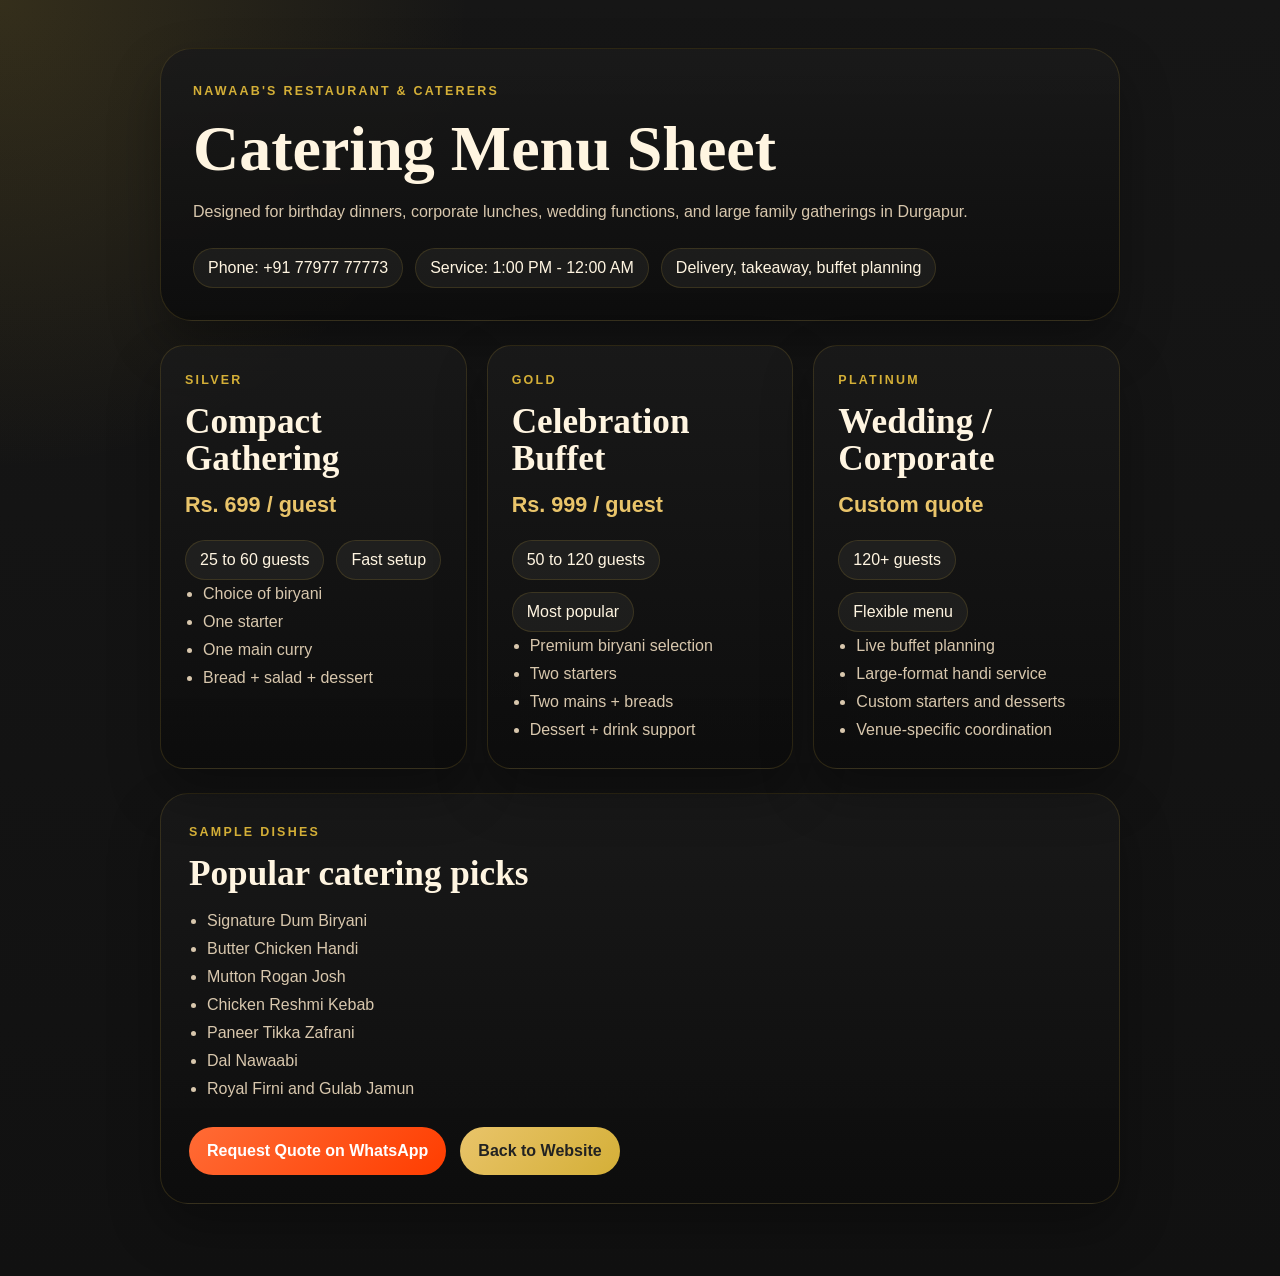
<file: catering-menu.html>
<!DOCTYPE html>
<html lang="en">
<head>
  <meta charset="UTF-8">
  <meta name="viewport" content="width=device-width, initial-scale=1.0">
  <meta name="description" content="Catering menu sheet for Nawaab's Restaurant & Caterers in Durgapur.">
  <title>Nawaab's Catering Menu</title>
  <style>
    :root {
      --bg: #111111;
      --panel: #1a1a1a;
      --gold: #d4af37;
      --gold-soft: #e9c46a;
      --cream: #fff5e1;
      --muted: #d8c7ad;
      --line: rgba(212, 175, 55, 0.16);
    }

    * {
      box-sizing: border-box;
    }

    body {
      margin: 0;
      font-family: Poppins, Arial, sans-serif;
      color: var(--cream);
      background:
        radial-gradient(circle at top left, rgba(212, 175, 55, 0.16), transparent 26%),
        linear-gradient(180deg, #161616, #111111);
    }

    .sheet {
      width: min(960px, calc(100% - 32px));
      margin: 0 auto;
      padding: 48px 0 72px;
    }

    .hero,
    .block,
    .tier {
      border: 1px solid var(--line);
      background: linear-gradient(180deg, rgba(26, 26, 26, 0.9), rgba(13, 13, 13, 0.96));
      box-shadow: 0 24px 52px rgba(0, 0, 0, 0.3);
    }

    .hero {
      border-radius: 32px;
      padding: 32px;
      margin-bottom: 24px;
    }

    .eyebrow {
      color: var(--gold);
      text-transform: uppercase;
      letter-spacing: 0.18em;
      font-size: 0.78rem;
      font-weight: 700;
    }

    h1,
    h2 {
      font-family: "Playfair Display", Georgia, serif;
      margin: 16px 0 14px;
      line-height: 1.05;
    }

    h1 {
      font-size: clamp(2.2rem, 6vw, 4rem);
    }

    h2 {
      font-size: clamp(1.6rem, 4vw, 2.2rem);
    }

    p,
    li {
      color: var(--muted);
      line-height: 1.75;
    }

    .hero-meta,
    .tier-meta {
      display: flex;
      flex-wrap: wrap;
      gap: 12px;
      margin-top: 22px;
    }

    .pill {
      min-height: 40px;
      padding: 0 14px;
      display: inline-flex;
      align-items: center;
      border-radius: 999px;
      border: 1px solid var(--line);
      background: rgba(255, 245, 225, 0.05);
      color: var(--cream);
    }

    .grid {
      display: grid;
      gap: 20px;
      grid-template-columns: repeat(3, minmax(0, 1fr));
      margin-top: 24px;
    }

    .tier {
      border-radius: 24px;
      padding: 24px;
    }

    .tier-price {
      color: var(--gold-soft);
      font-size: 1.35rem;
      font-weight: 700;
    }

    .block {
      border-radius: 28px;
      padding: 28px;
      margin-top: 24px;
    }

    ul {
      margin: 0;
      padding-left: 18px;
    }

    .cta-row {
      display: flex;
      flex-wrap: wrap;
      gap: 14px;
      margin-top: 24px;
    }

    .button {
      min-height: 48px;
      padding: 0 18px;
      display: inline-flex;
      align-items: center;
      justify-content: center;
      border-radius: 999px;
      text-decoration: none;
      font-weight: 600;
    }

    .button-primary {
      background: linear-gradient(135deg, #ff6b35, #ff3d00);
      color: #fff;
    }

    .button-secondary {
      background: linear-gradient(135deg, var(--gold-soft), var(--gold));
      color: #222;
    }

    @media (max-width: 820px) {
      .grid {
        grid-template-columns: 1fr;
      }

      .cta-row {
        flex-direction: column;
      }
    }
  </style>
</head>
<body>
  <main class="sheet">
    <section class="hero">
      <span class="eyebrow">Nawaab's Restaurant & Caterers</span>
      <h1>Catering Menu Sheet</h1>
      <p>Designed for birthday dinners, corporate lunches, wedding functions, and large family gatherings in Durgapur.</p>
      <div class="hero-meta">
        <span class="pill">Phone: +91 77977 77773</span>
        <span class="pill">Service: 1:00 PM - 12:00 AM</span>
        <span class="pill">Delivery, takeaway, buffet planning</span>
      </div>
    </section>

    <section class="grid">
      <article class="tier">
        <span class="eyebrow">Silver</span>
        <h2>Compact Gathering</h2>
        <div class="tier-price">Rs. 699 / guest</div>
        <div class="tier-meta">
          <span class="pill">25 to 60 guests</span>
          <span class="pill">Fast setup</span>
        </div>
        <ul>
          <li>Choice of biryani</li>
          <li>One starter</li>
          <li>One main curry</li>
          <li>Bread + salad + dessert</li>
        </ul>
      </article>

      <article class="tier">
        <span class="eyebrow">Gold</span>
        <h2>Celebration Buffet</h2>
        <div class="tier-price">Rs. 999 / guest</div>
        <div class="tier-meta">
          <span class="pill">50 to 120 guests</span>
          <span class="pill">Most popular</span>
        </div>
        <ul>
          <li>Premium biryani selection</li>
          <li>Two starters</li>
          <li>Two mains + breads</li>
          <li>Dessert + drink support</li>
        </ul>
      </article>

      <article class="tier">
        <span class="eyebrow">Platinum</span>
        <h2>Wedding / Corporate</h2>
        <div class="tier-price">Custom quote</div>
        <div class="tier-meta">
          <span class="pill">120+ guests</span>
          <span class="pill">Flexible menu</span>
        </div>
        <ul>
          <li>Live buffet planning</li>
          <li>Large-format handi service</li>
          <li>Custom starters and desserts</li>
          <li>Venue-specific coordination</li>
        </ul>
      </article>
    </section>

    <section class="block">
      <span class="eyebrow">Sample dishes</span>
      <h2>Popular catering picks</h2>
      <ul>
        <li>Signature Dum Biryani</li>
        <li>Butter Chicken Handi</li>
        <li>Mutton Rogan Josh</li>
        <li>Chicken Reshmi Kebab</li>
        <li>Paneer Tikka Zafrani</li>
        <li>Dal Nawaabi</li>
        <li>Royal Firni and Gulab Jamun</li>
      </ul>
      <div class="cta-row">
        <a class="button button-primary" href="https://wa.me/917797777773?text=Hello%20I%20want%20a%20catering%20quote%20from%20Nawaab%27s%20Restaurant%20%26%20Caterers." target="_blank" rel="noopener noreferrer">Request Quote on WhatsApp</a>
        <a class="button button-secondary" href="index.html#catering">Back to Website</a>
      </div>
    </section>
  </main>
</body>
</html>
</file>
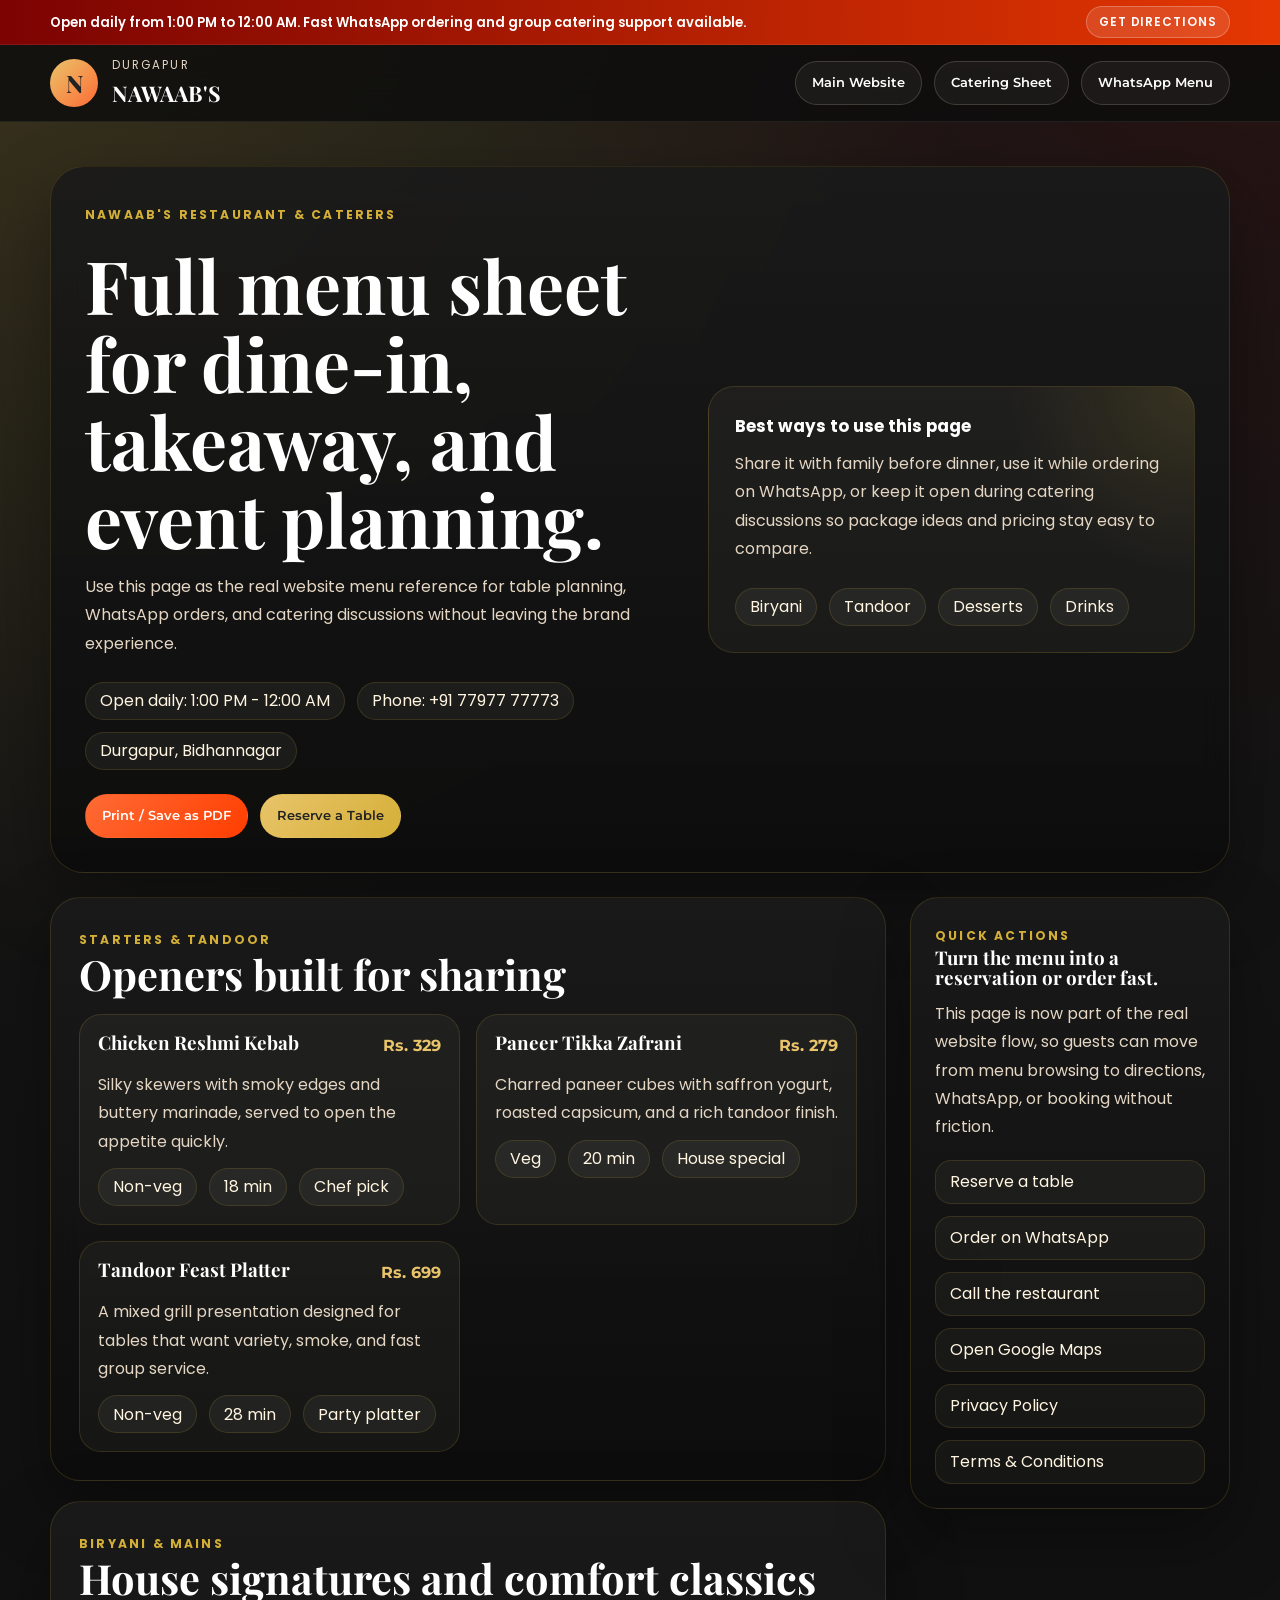
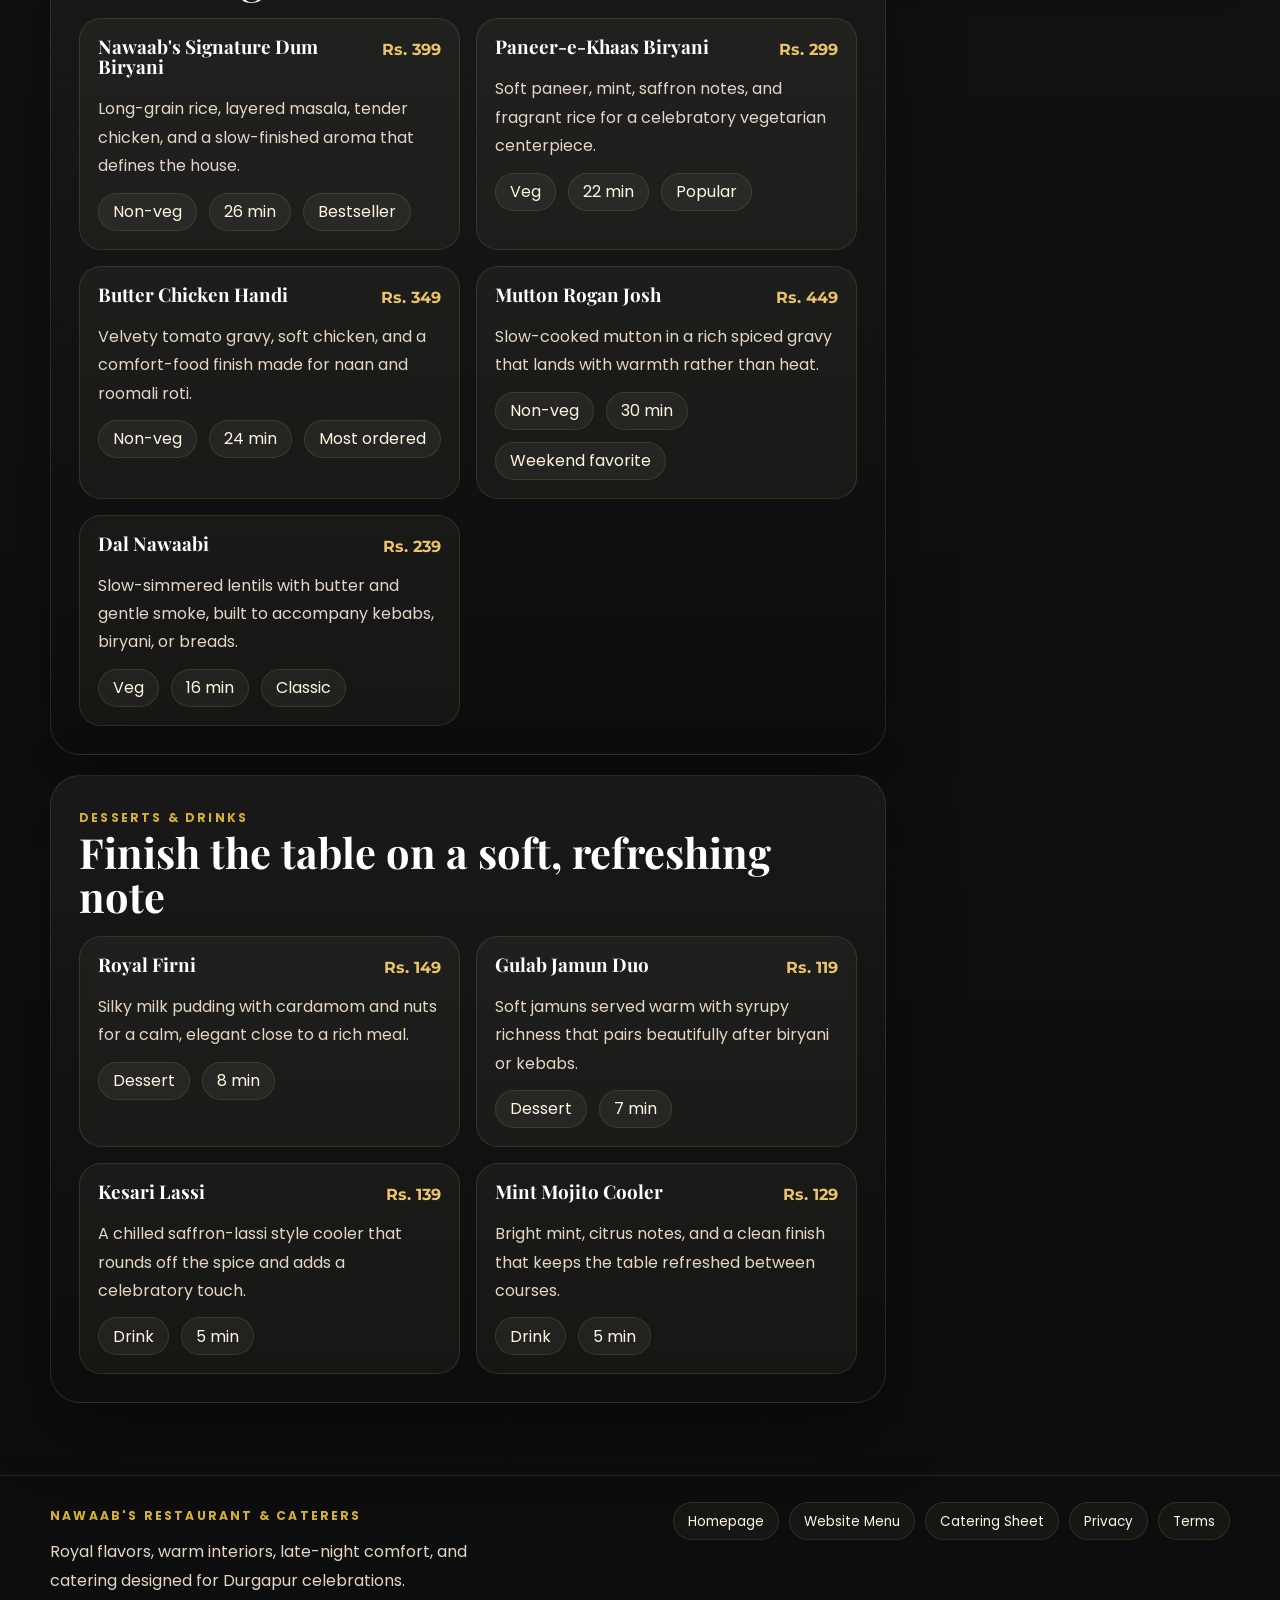
<file: full-menu.html>
<!DOCTYPE html>
<html lang="en">
<head>
  <meta charset="UTF-8">
  <meta name="viewport" content="width=device-width, initial-scale=1.0, viewport-fit=cover">
  <meta name="description" content="Full menu sheet for NAWAAB'S RESTAURANT & CATERERS in Durgapur.">
  <meta name="theme-color" content="#111111">
  <title>NAWAAB'S Full Menu</title>
  <link rel="preconnect" href="https://fonts.googleapis.com">
  <link rel="preconnect" href="https://fonts.gstatic.com" crossorigin>
  <link href="https://fonts.googleapis.com/css2?family=Montserrat:wght@500;600;700&family=Playfair+Display:wght@600;700;800&family=Poppins:wght@300;400;500;600;700&display=swap" rel="stylesheet">
  <link rel="icon" href="favicon.svg" type="image/svg+xml">
  <style>
    :root {
      --bg: #111111;
      --bg-soft: #1a1a1a;
      --bg-deep: #0d0d0d;
      --panel: rgba(26, 26, 26, 0.92);
      --panel-strong: rgba(13, 13, 13, 0.96);
      --text: #ffffff;
      --text-dark: #222222;
      --muted: #e4d6c3;
      --gold: #d4af37;
      --gold-soft: #e9c46a;
      --cream: #fff5e1;
      --cta: #ff3d00;
      --cta-soft: #ff6b35;
      --line: rgba(212, 175, 55, 0.16);
      --line-strong: rgba(255, 245, 225, 0.16);
      --shadow: 0 28px 70px rgba(0, 0, 0, 0.34);
      --container: min(1180px, calc(100% - 32px));
    }

    * {
      box-sizing: border-box;
    }

    html {
      scroll-behavior: smooth;
    }

    body {
      margin: 0;
      font-family: "Poppins", sans-serif;
      line-height: 1.6;
      color: var(--text);
      background:
        radial-gradient(circle at top left, rgba(212, 175, 55, 0.18), transparent 28%),
        radial-gradient(circle at top right, rgba(128, 0, 0, 0.16), transparent 24%),
        linear-gradient(180deg, #171717 0%, #111111 44%, #0d0d0d 100%);
    }

    a {
      color: inherit;
      text-decoration: none;
    }

    .container {
      width: var(--container);
      margin: 0 auto;
    }

    .announcement {
      border-bottom: 1px solid rgba(255, 245, 225, 0.08);
      background: linear-gradient(90deg, rgba(128, 0, 0, 0.94), rgba(255, 61, 0, 0.88));
    }

    .announcement .container {
      min-height: 44px;
      display: flex;
      align-items: center;
      justify-content: space-between;
      gap: 14px;
      color: #fff;
      font-size: 0.82rem;
      font-weight: 600;
    }

    .announcement a {
      display: inline-flex;
      align-items: center;
      min-height: 32px;
      padding: 0 12px;
      border-radius: 999px;
      border: 1px solid rgba(255, 255, 255, 0.24);
      background: rgba(255, 255, 255, 0.12);
      font-size: 0.74rem;
      letter-spacing: 0.08em;
      text-transform: uppercase;
    }

    .site-header {
      position: sticky;
      top: 0;
      z-index: 20;
      backdrop-filter: blur(16px);
      background: rgba(13, 13, 13, 0.82);
      border-bottom: 1px solid rgba(255, 245, 225, 0.08);
    }

    .site-header .container {
      min-height: 76px;
      display: flex;
      align-items: center;
      justify-content: space-between;
      gap: 18px;
    }

    .brand {
      display: inline-flex;
      align-items: center;
      gap: 14px;
    }

    .brand-mark {
      width: 48px;
      height: 48px;
      display: grid;
      place-items: center;
      border-radius: 50%;
      background: linear-gradient(135deg, var(--gold-soft), var(--cta-soft));
      color: var(--text-dark);
      font-family: "Playfair Display", serif;
      font-size: 1.5rem;
      font-weight: 800;
    }

    .brand-copy {
      display: flex;
      flex-direction: column;
      gap: 2px;
    }

    .brand-kicker {
      font-size: 0.72rem;
      letter-spacing: 0.18em;
      color: var(--muted);
      text-transform: uppercase;
    }

    .brand-name {
      font-family: "Playfair Display", serif;
      font-size: 1.35rem;
      font-weight: 700;
    }

    .nav {
      display: flex;
      flex-wrap: wrap;
      align-items: center;
      justify-content: flex-end;
      gap: 12px;
    }

    .nav a,
    .button {
      display: inline-flex;
      align-items: center;
      justify-content: center;
      min-height: 44px;
      padding: 0 16px;
      border-radius: 999px;
      border: 1px solid var(--line-strong);
      background: rgba(255, 245, 225, 0.05);
      font-family: "Montserrat", sans-serif;
      font-size: 0.84rem;
      font-weight: 600;
    }

    .button-primary {
      color: var(--text);
      background: linear-gradient(135deg, var(--cta-soft), var(--cta));
      border-color: transparent;
    }

    .button-gold {
      color: var(--text-dark);
      background: linear-gradient(135deg, var(--gold-soft), var(--gold));
      border-color: transparent;
    }

    .page-shell {
      padding: 44px 0 72px;
    }

    .hero,
    .menu-group,
    .side-card {
      border: 1px solid var(--line);
      background: linear-gradient(180deg, var(--panel), var(--panel-strong));
      box-shadow: var(--shadow);
      backdrop-filter: blur(14px);
    }

    .hero {
      border-radius: 34px;
      padding: 34px;
      display: grid;
      grid-template-columns: 1.1fr 0.9fr;
      gap: 28px;
      align-items: center;
    }

    .eyebrow {
      display: inline-flex;
      align-items: center;
      gap: 10px;
      letter-spacing: 0.18em;
      text-transform: uppercase;
      font-size: 0.76rem;
      color: var(--gold);
      font-weight: 700;
    }

    h1,
    h2,
    h3 {
      font-family: "Playfair Display", serif;
      line-height: 1.06;
    }

    h1 {
      margin: 18px 0 16px;
      font-size: clamp(2.5rem, 6vw, 4.6rem);
    }

    h2 {
      margin: 0 0 18px;
      font-size: clamp(1.8rem, 4vw, 2.6rem);
    }

    h3 {
      margin: 0 0 8px;
      font-size: 1.18rem;
    }

    p {
      margin: 0;
      color: var(--muted);
      line-height: 1.78;
    }

    .hero-meta,
    .dish-meta,
    .actions,
    .stack {
      display: flex;
      flex-wrap: wrap;
      gap: 12px;
    }

    .hero-meta {
      margin-top: 24px;
    }

    .pill,
    .tag {
      display: inline-flex;
      align-items: center;
      min-height: 38px;
      padding: 0 14px;
      border-radius: 999px;
      border: 1px solid var(--line);
      background: rgba(255, 245, 225, 0.05);
      color: var(--cream);
    }

    .hero-panel {
      padding: 26px;
      border-radius: 26px;
      border: 1px solid var(--line);
      background:
        radial-gradient(circle at top right, rgba(212, 175, 55, 0.14), transparent 34%),
        rgba(255, 245, 225, 0.04);
    }

    .hero-panel strong {
      display: block;
      margin-bottom: 10px;
      font-size: 1.05rem;
    }

    .actions {
      margin-top: 24px;
    }

    .content-grid {
      margin-top: 24px;
      display: grid;
      grid-template-columns: 1fr 320px;
      gap: 24px;
      align-items: start;
    }

    .menu-group {
      border-radius: 30px;
      padding: 28px;
    }

    .menu-group + .menu-group {
      margin-top: 20px;
    }

    .dish-grid {
      display: grid;
      grid-template-columns: repeat(2, minmax(0, 1fr));
      gap: 16px;
    }

    .dish {
      padding: 18px;
      border-radius: 22px;
      border: 1px solid var(--line);
      background: rgba(255, 245, 225, 0.04);
    }

    .dish-head {
      display: flex;
      align-items: flex-start;
      justify-content: space-between;
      gap: 14px;
      margin-bottom: 10px;
    }

    .price {
      color: var(--gold-soft);
      font-weight: 700;
      white-space: nowrap;
      font-family: "Montserrat", sans-serif;
    }

    .dish p {
      margin-bottom: 12px;
    }

    .side-card {
      position: sticky;
      top: 100px;
      border-radius: 28px;
      padding: 24px;
    }

    .side-card h3 {
      margin-bottom: 12px;
    }

    .side-card .stack {
      margin-top: 18px;
      flex-direction: column;
    }

    .side-card .stack a {
      display: inline-flex;
      align-items: center;
      min-height: 44px;
      padding: 0 14px;
      border-radius: 16px;
      border: 1px solid var(--line);
      background: rgba(255, 245, 225, 0.04);
      color: var(--cream);
    }

    .site-footer {
      border-top: 1px solid var(--line);
      background: rgba(13, 13, 13, 0.94);
    }

    .site-footer .container {
      padding: 26px 0 30px;
      display: flex;
      flex-wrap: wrap;
      align-items: flex-start;
      justify-content: space-between;
      gap: 20px;
    }

    .footer-copy {
      max-width: 420px;
    }

    .footer-copy p {
      margin-top: 10px;
    }

    .footer-links {
      display: flex;
      flex-wrap: wrap;
      gap: 10px;
    }

    .footer-links a {
      display: inline-flex;
      align-items: center;
      min-height: 38px;
      padding: 0 14px;
      border-radius: 999px;
      border: 1px solid var(--line);
      background: rgba(255, 245, 225, 0.04);
      color: var(--cream);
      font-size: 0.84rem;
    }

    @media print {
      .announcement,
      .site-header,
      .site-footer,
      .side-card,
      .actions {
        display: none !important;
      }

      body {
        background: #fff;
        color: #111;
      }

      .hero,
      .menu-group,
      .dish {
        box-shadow: none;
        background: #fff;
        color: #111;
      }

      p,
      .tag,
      .pill {
        color: #444;
      }

      .content-grid {
        grid-template-columns: 1fr;
      }
    }

    @media (max-width: 960px) {
      .hero,
      .content-grid,
      .dish-grid {
        grid-template-columns: 1fr;
      }

      .side-card {
        position: relative;
        top: auto;
      }
    }

    @media (max-width: 720px) {
      .announcement .container,
      .site-header .container {
        flex-direction: column;
        justify-content: center;
        padding: 10px 0;
      }

      .announcement a {
        display: none;
      }

      .hero,
      .menu-group,
      .side-card {
        padding: 22px;
      }
    }
  </style>
</head>
<body>
  <div class="announcement">
    <div class="container">
      <span>Open daily from 1:00 PM to 12:00 AM. Fast WhatsApp ordering and group catering support available.</span>
      <a href="https://maps.app.goo.gl/4suhm9XRPbtXRCv97" target="_blank" rel="noopener noreferrer">Get Directions</a>
    </div>
  </div>

  <header class="site-header">
    <div class="container">
      <a class="brand" href="index.html#home" aria-label="Back to Nawaab's homepage">
        <span class="brand-mark">N</span>
        <span class="brand-copy">
          <span class="brand-kicker">Durgapur</span>
          <span class="brand-name">NAWAAB'S</span>
        </span>
      </a>
      <nav class="nav" aria-label="Page links">
        <a href="index.html#menu">Main Website</a>
        <a href="catering-menu.html">Catering Sheet</a>
        <a class="button button-primary" href="https://wa.me/917797777773?text=Hello%20please%20share%20today%27s%20menu%20from%20Nawaab%27s%20Restaurant%20%26%20Caterers." target="_blank" rel="noopener noreferrer">WhatsApp Menu</a>
      </nav>
    </div>
  </header>

  <main class="page-shell">
    <div class="container">
      <section class="hero">
        <div>
          <span class="eyebrow">NAWAAB'S RESTAURANT & CATERERS</span>
          <h1>Full menu sheet for dine-in, takeaway, and event planning.</h1>
          <p>Use this page as the real website menu reference for table planning, WhatsApp orders, and catering discussions without leaving the brand experience.</p>
          <div class="hero-meta">
            <span class="pill">Open daily: 1:00 PM - 12:00 AM</span>
            <span class="pill">Phone: +91 77977 77773</span>
            <span class="pill">Durgapur, Bidhannagar</span>
          </div>
          <div class="actions">
            <a class="button button-primary" href="javascript:window.print()">Print / Save as PDF</a>
            <a class="button button-gold" href="index.html#reservation">Reserve a Table</a>
          </div>
        </div>
        <div class="hero-panel">
          <strong>Best ways to use this page</strong>
          <p>Share it with family before dinner, use it while ordering on WhatsApp, or keep it open during catering discussions so package ideas and pricing stay easy to compare.</p>
          <div class="hero-meta">
            <span class="tag">Biryani</span>
            <span class="tag">Tandoor</span>
            <span class="tag">Desserts</span>
            <span class="tag">Drinks</span>
          </div>
        </div>
      </section>

      <div class="content-grid">
        <div>
          <section class="menu-group">
            <span class="eyebrow">Starters & Tandoor</span>
            <h2>Openers built for sharing</h2>
            <div class="dish-grid">
              <article class="dish">
                <div class="dish-head"><h3>Chicken Reshmi Kebab</h3><span class="price">Rs. 329</span></div>
                <p>Silky skewers with smoky edges and buttery marinade, served to open the appetite quickly.</p>
                <div class="dish-meta"><span class="tag">Non-veg</span><span class="tag">18 min</span><span class="tag">Chef pick</span></div>
              </article>
              <article class="dish">
                <div class="dish-head"><h3>Paneer Tikka Zafrani</h3><span class="price">Rs. 279</span></div>
                <p>Charred paneer cubes with saffron yogurt, roasted capsicum, and a rich tandoor finish.</p>
                <div class="dish-meta"><span class="tag">Veg</span><span class="tag">20 min</span><span class="tag">House special</span></div>
              </article>
              <article class="dish">
                <div class="dish-head"><h3>Tandoor Feast Platter</h3><span class="price">Rs. 699</span></div>
                <p>A mixed grill presentation designed for tables that want variety, smoke, and fast group service.</p>
                <div class="dish-meta"><span class="tag">Non-veg</span><span class="tag">28 min</span><span class="tag">Party platter</span></div>
              </article>
            </div>
          </section>

          <section class="menu-group">
            <span class="eyebrow">Biryani & Mains</span>
            <h2>House signatures and comfort classics</h2>
            <div class="dish-grid">
              <article class="dish">
                <div class="dish-head"><h3>Nawaab's Signature Dum Biryani</h3><span class="price">Rs. 399</span></div>
                <p>Long-grain rice, layered masala, tender chicken, and a slow-finished aroma that defines the house.</p>
                <div class="dish-meta"><span class="tag">Non-veg</span><span class="tag">26 min</span><span class="tag">Bestseller</span></div>
              </article>
              <article class="dish">
                <div class="dish-head"><h3>Paneer-e-Khaas Biryani</h3><span class="price">Rs. 299</span></div>
                <p>Soft paneer, mint, saffron notes, and fragrant rice for a celebratory vegetarian centerpiece.</p>
                <div class="dish-meta"><span class="tag">Veg</span><span class="tag">22 min</span><span class="tag">Popular</span></div>
              </article>
              <article class="dish">
                <div class="dish-head"><h3>Butter Chicken Handi</h3><span class="price">Rs. 349</span></div>
                <p>Velvety tomato gravy, soft chicken, and a comfort-food finish made for naan and roomali roti.</p>
                <div class="dish-meta"><span class="tag">Non-veg</span><span class="tag">24 min</span><span class="tag">Most ordered</span></div>
              </article>
              <article class="dish">
                <div class="dish-head"><h3>Mutton Rogan Josh</h3><span class="price">Rs. 449</span></div>
                <p>Slow-cooked mutton in a rich spiced gravy that lands with warmth rather than heat.</p>
                <div class="dish-meta"><span class="tag">Non-veg</span><span class="tag">30 min</span><span class="tag">Weekend favorite</span></div>
              </article>
              <article class="dish">
                <div class="dish-head"><h3>Dal Nawaabi</h3><span class="price">Rs. 239</span></div>
                <p>Slow-simmered lentils with butter and gentle smoke, built to accompany kebabs, biryani, or breads.</p>
                <div class="dish-meta"><span class="tag">Veg</span><span class="tag">16 min</span><span class="tag">Classic</span></div>
              </article>
            </div>
          </section>

          <section class="menu-group">
            <span class="eyebrow">Desserts & Drinks</span>
            <h2>Finish the table on a soft, refreshing note</h2>
            <div class="dish-grid">
              <article class="dish">
                <div class="dish-head"><h3>Royal Firni</h3><span class="price">Rs. 149</span></div>
                <p>Silky milk pudding with cardamom and nuts for a calm, elegant close to a rich meal.</p>
                <div class="dish-meta"><span class="tag">Dessert</span><span class="tag">8 min</span></div>
              </article>
              <article class="dish">
                <div class="dish-head"><h3>Gulab Jamun Duo</h3><span class="price">Rs. 119</span></div>
                <p>Soft jamuns served warm with syrupy richness that pairs beautifully after biryani or kebabs.</p>
                <div class="dish-meta"><span class="tag">Dessert</span><span class="tag">7 min</span></div>
              </article>
              <article class="dish">
                <div class="dish-head"><h3>Kesari Lassi</h3><span class="price">Rs. 139</span></div>
                <p>A chilled saffron-lassi style cooler that rounds off the spice and adds a celebratory touch.</p>
                <div class="dish-meta"><span class="tag">Drink</span><span class="tag">5 min</span></div>
              </article>
              <article class="dish">
                <div class="dish-head"><h3>Mint Mojito Cooler</h3><span class="price">Rs. 129</span></div>
                <p>Bright mint, citrus notes, and a clean finish that keeps the table refreshed between courses.</p>
                <div class="dish-meta"><span class="tag">Drink</span><span class="tag">5 min</span></div>
              </article>
            </div>
          </section>
        </div>

        <aside class="side-card">
          <span class="eyebrow">Quick actions</span>
          <h3>Turn the menu into a reservation or order fast.</h3>
          <p>This page is now part of the real website flow, so guests can move from menu browsing to directions, WhatsApp, or booking without friction.</p>
          <div class="stack">
            <a href="index.html#reservation">Reserve a table</a>
            <a href="https://wa.me/917797777773?text=Hello%20I%20want%20to%20order%20from%20the%20full%20menu%20at%20Nawaab%27s%20Restaurant%20%26%20Caterers." target="_blank" rel="noopener noreferrer">Order on WhatsApp</a>
            <a href="tel:+917797777773">Call the restaurant</a>
            <a href="https://maps.app.goo.gl/4suhm9XRPbtXRCv97" target="_blank" rel="noopener noreferrer">Open Google Maps</a>
            <a href="privacy-policy.html">Privacy Policy</a>
            <a href="terms-and-conditions.html">Terms & Conditions</a>
          </div>
        </aside>
      </div>
    </div>
  </main>

  <footer class="site-footer">
    <div class="container">
      <div class="footer-copy">
        <span class="eyebrow">NAWAAB'S RESTAURANT & CATERERS</span>
        <p>Royal flavors, warm interiors, late-night comfort, and catering designed for Durgapur celebrations.</p>
      </div>
      <div class="footer-links">
        <a href="index.html#home">Homepage</a>
        <a href="index.html#menu">Website Menu</a>
        <a href="catering-menu.html">Catering Sheet</a>
        <a href="privacy-policy.html">Privacy</a>
        <a href="terms-and-conditions.html">Terms</a>
      </div>
    </div>
  </footer>
</body>
</html>
</file>
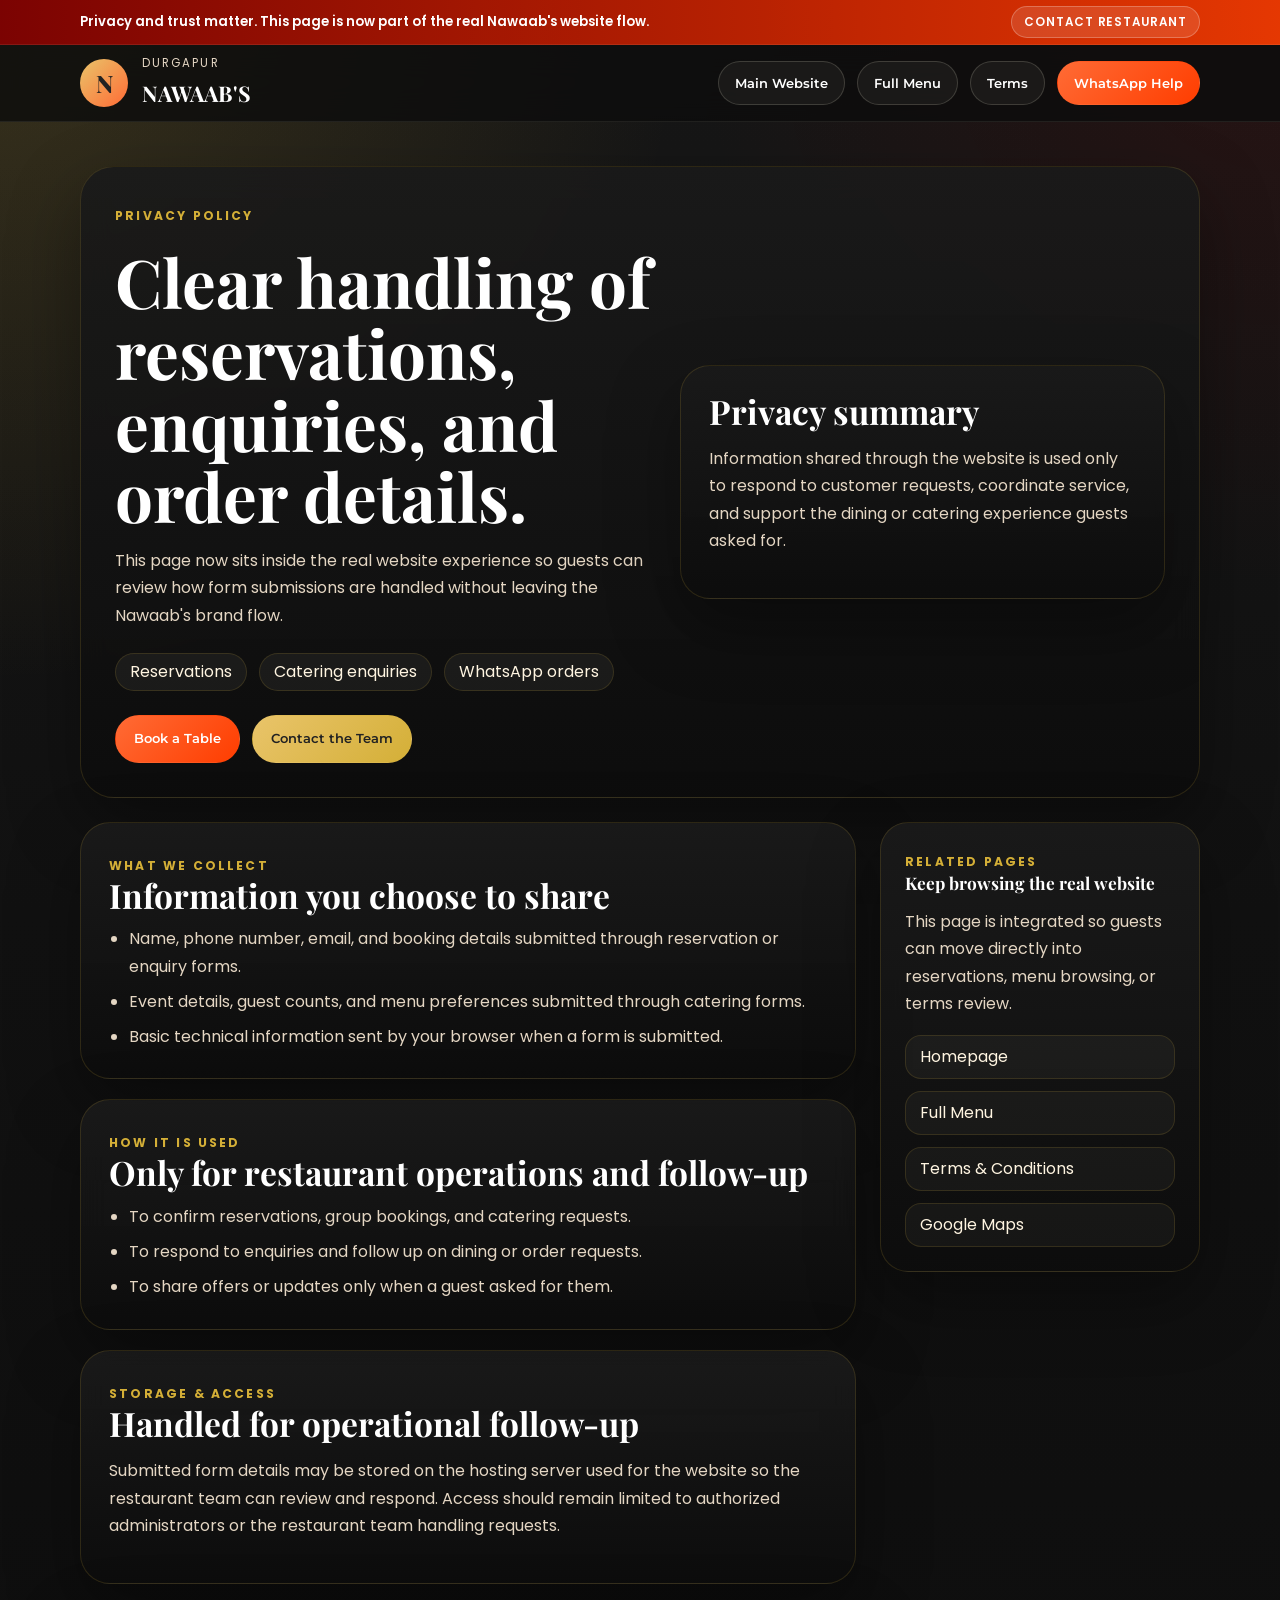
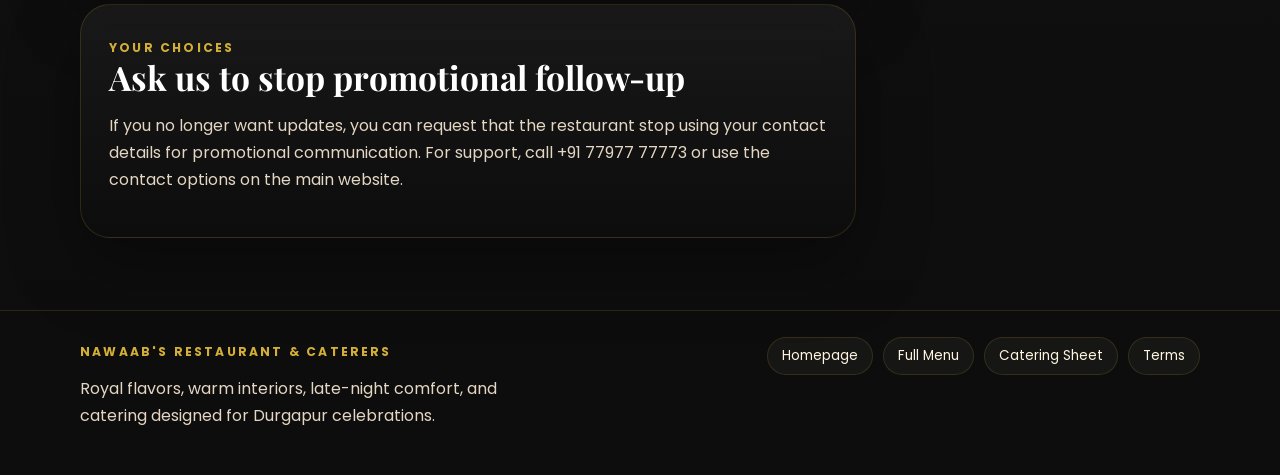
<file: privacy-policy.html>
<!DOCTYPE html>
<html lang="en">
<head>
  <meta charset="UTF-8">
  <meta name="viewport" content="width=device-width, initial-scale=1.0, viewport-fit=cover">
  <meta name="description" content="Privacy policy for NAWAAB'S RESTAURANT & CATERERS website reservations, enquiries, and orders.">
  <meta name="theme-color" content="#111111">
  <title>NAWAAB'S Privacy Policy</title>
  <link rel="preconnect" href="https://fonts.googleapis.com">
  <link rel="preconnect" href="https://fonts.gstatic.com" crossorigin>
  <link href="https://fonts.googleapis.com/css2?family=Montserrat:wght@500;600;700&family=Playfair+Display:wght@600;700;800&family=Poppins:wght@300;400;500;600;700&display=swap" rel="stylesheet">
  <link rel="icon" href="favicon.svg" type="image/svg+xml">
  <style>
    :root {
      --panel: rgba(26, 26, 26, 0.92);
      --panel-strong: rgba(13, 13, 13, 0.96);
      --text: #ffffff;
      --text-dark: #222222;
      --muted: #e4d6c3;
      --gold: #d4af37;
      --gold-soft: #e9c46a;
      --cream: #fff5e1;
      --cta: #ff3d00;
      --cta-soft: #ff6b35;
      --line: rgba(212, 175, 55, 0.16);
      --line-strong: rgba(255, 245, 225, 0.16);
      --shadow: 0 28px 70px rgba(0, 0, 0, 0.34);
      --container: min(1120px, calc(100% - 32px));
    }

    * { box-sizing: border-box; }
    body {
      margin: 0;
      font-family: "Poppins", sans-serif;
      line-height: 1.7;
      color: var(--text);
      background:
        radial-gradient(circle at top left, rgba(212, 175, 55, 0.18), transparent 28%),
        radial-gradient(circle at top right, rgba(128, 0, 0, 0.16), transparent 24%),
        linear-gradient(180deg, #171717 0%, #111111 44%, #0d0d0d 100%);
    }
    a { color: inherit; text-decoration: none; }
    .container { width: var(--container); margin: 0 auto; }
    .announcement {
      border-bottom: 1px solid rgba(255, 245, 225, 0.08);
      background: linear-gradient(90deg, rgba(128, 0, 0, 0.94), rgba(255, 61, 0, 0.88));
    }
    .announcement .container {
      min-height: 44px;
      display: flex;
      align-items: center;
      justify-content: space-between;
      gap: 14px;
      color: #fff;
      font-size: 0.82rem;
      font-weight: 600;
    }
    .announcement a {
      display: inline-flex;
      align-items: center;
      min-height: 32px;
      padding: 0 12px;
      border-radius: 999px;
      border: 1px solid rgba(255, 255, 255, 0.24);
      background: rgba(255, 255, 255, 0.12);
      font-size: 0.74rem;
      letter-spacing: 0.08em;
      text-transform: uppercase;
    }
    .site-header {
      position: sticky;
      top: 0;
      z-index: 20;
      backdrop-filter: blur(16px);
      background: rgba(13, 13, 13, 0.82);
      border-bottom: 1px solid rgba(255, 245, 225, 0.08);
    }
    .site-header .container {
      min-height: 76px;
      display: flex;
      align-items: center;
      justify-content: space-between;
      gap: 18px;
    }
    .brand {
      display: inline-flex;
      align-items: center;
      gap: 14px;
    }
    .brand-mark {
      width: 48px;
      height: 48px;
      display: grid;
      place-items: center;
      border-radius: 50%;
      background: linear-gradient(135deg, var(--gold-soft), var(--cta-soft));
      color: var(--text-dark);
      font-family: "Playfair Display", serif;
      font-size: 1.5rem;
      font-weight: 800;
    }
    .brand-copy { display: flex; flex-direction: column; gap: 2px; }
    .brand-kicker {
      font-size: 0.72rem;
      letter-spacing: 0.18em;
      color: var(--muted);
      text-transform: uppercase;
    }
    .brand-name {
      font-family: "Playfair Display", serif;
      font-size: 1.35rem;
      font-weight: 700;
    }
    .nav {
      display: flex;
      flex-wrap: wrap;
      align-items: center;
      justify-content: flex-end;
      gap: 12px;
    }
    .nav a {
      display: inline-flex;
      align-items: center;
      justify-content: center;
      min-height: 44px;
      padding: 0 16px;
      border-radius: 999px;
      border: 1px solid var(--line-strong);
      background: rgba(255, 245, 225, 0.05);
      font-family: "Montserrat", sans-serif;
      font-size: 0.84rem;
      font-weight: 600;
    }
    .nav .primary {
      color: var(--text);
      background: linear-gradient(135deg, var(--cta-soft), var(--cta));
      border-color: transparent;
    }
    .page-shell { padding: 44px 0 72px; }
    .hero,
    .policy-card,
    .side-card {
      border: 1px solid var(--line);
      background: linear-gradient(180deg, var(--panel), var(--panel-strong));
      box-shadow: var(--shadow);
      backdrop-filter: blur(14px);
    }
    .hero {
      border-radius: 34px;
      padding: 34px;
      display: grid;
      grid-template-columns: 1.05fr 0.95fr;
      gap: 28px;
      align-items: center;
    }
    .eyebrow {
      display: inline-flex;
      align-items: center;
      gap: 10px;
      letter-spacing: 0.18em;
      text-transform: uppercase;
      font-size: 0.76rem;
      color: var(--gold);
      font-weight: 700;
    }
    h1, h2, h3 {
      font-family: "Playfair Display", serif;
      line-height: 1.06;
    }
    h1 {
      margin: 18px 0 16px;
      font-size: clamp(2.4rem, 6vw, 4.2rem);
    }
    h2 {
      margin: 0 0 12px;
      font-size: clamp(1.5rem, 4vw, 2.1rem);
    }
    h3 {
      margin: 0 0 8px;
      font-size: 1.08rem;
    }
    p, li { color: var(--muted); }
    .actions, .stack, .hero-meta {
      display: flex;
      flex-wrap: wrap;
      gap: 12px;
    }
    .hero-meta { margin-top: 24px; }
    .pill {
      display: inline-flex;
      align-items: center;
      min-height: 38px;
      padding: 0 14px;
      border-radius: 999px;
      border: 1px solid var(--line);
      background: rgba(255, 245, 225, 0.05);
      color: var(--cream);
    }
    .actions { margin-top: 24px; }
    .button {
      display: inline-flex;
      align-items: center;
      justify-content: center;
      min-height: 48px;
      padding: 0 18px;
      border-radius: 999px;
      font-family: "Montserrat", sans-serif;
      font-size: 0.84rem;
      font-weight: 600;
      border: 1px solid var(--line-strong);
      background: rgba(255, 245, 225, 0.05);
    }
    .button.primary {
      color: var(--text);
      background: linear-gradient(135deg, var(--cta-soft), var(--cta));
      border-color: transparent;
    }
    .button.gold {
      color: var(--text-dark);
      background: linear-gradient(135deg, var(--gold-soft), var(--gold));
      border-color: transparent;
    }
    .layout {
      margin-top: 24px;
      display: grid;
      grid-template-columns: 1fr 320px;
      gap: 24px;
      align-items: start;
    }
    .policy-card {
      border-radius: 30px;
      padding: 28px;
    }
    .policy-card + .policy-card { margin-top: 20px; }
    ul { margin: 12px 0 0; padding-left: 20px; }
    li + li { margin-top: 8px; }
    .side-card {
      position: sticky;
      top: 100px;
      border-radius: 28px;
      padding: 24px;
    }
    .side-card .stack {
      margin-top: 18px;
      flex-direction: column;
    }
    .side-card .stack a {
      display: inline-flex;
      align-items: center;
      min-height: 44px;
      padding: 0 14px;
      border-radius: 16px;
      border: 1px solid var(--line);
      background: rgba(255, 245, 225, 0.04);
      color: var(--cream);
    }
    .site-footer {
      border-top: 1px solid var(--line);
      background: rgba(13, 13, 13, 0.94);
    }
    .site-footer .container {
      padding: 26px 0 30px;
      display: flex;
      flex-wrap: wrap;
      align-items: flex-start;
      justify-content: space-between;
      gap: 20px;
    }
    .footer-copy { max-width: 420px; }
    .footer-copy p { margin-top: 10px; }
    .footer-links {
      display: flex;
      flex-wrap: wrap;
      gap: 10px;
    }
    .footer-links a {
      display: inline-flex;
      align-items: center;
      min-height: 38px;
      padding: 0 14px;
      border-radius: 999px;
      border: 1px solid var(--line);
      background: rgba(255, 245, 225, 0.04);
      color: var(--cream);
      font-size: 0.84rem;
    }
    @media (max-width: 960px) {
      .hero, .layout { grid-template-columns: 1fr; }
      .side-card { position: relative; top: auto; }
    }
    @media (max-width: 720px) {
      .announcement .container,
      .site-header .container {
        flex-direction: column;
        justify-content: center;
        padding: 10px 0;
      }
      .announcement a { display: none; }
      .hero, .policy-card, .side-card { padding: 22px; }
    }
  </style>
</head>
<body>
  <div class="announcement">
    <div class="container">
      <span>Privacy and trust matter. This page is now part of the real Nawaab's website flow.</span>
      <a href="index.html#contact">Contact Restaurant</a>
    </div>
  </div>

  <header class="site-header">
    <div class="container">
      <a class="brand" href="index.html#home" aria-label="Back to Nawaab's homepage">
        <span class="brand-mark">N</span>
        <span class="brand-copy">
          <span class="brand-kicker">Durgapur</span>
          <span class="brand-name">NAWAAB'S</span>
        </span>
      </a>
      <nav class="nav" aria-label="Page links">
        <a href="index.html#menu">Main Website</a>
        <a href="full-menu.html">Full Menu</a>
        <a href="terms-and-conditions.html">Terms</a>
        <a class="primary" href="https://wa.me/917797777773?text=Hello%20I%20have%20a%20privacy%20question%20about%20Nawaab%27s%20Restaurant%20%26%20Caterers." target="_blank" rel="noopener noreferrer">WhatsApp Help</a>
      </nav>
    </div>
  </header>

  <main class="page-shell">
    <div class="container">
      <section class="hero">
        <div>
          <span class="eyebrow">Privacy Policy</span>
          <h1>Clear handling of reservations, enquiries, and order details.</h1>
          <p>This page now sits inside the real website experience so guests can review how form submissions are handled without leaving the Nawaab's brand flow.</p>
          <div class="hero-meta">
            <span class="pill">Reservations</span>
            <span class="pill">Catering enquiries</span>
            <span class="pill">WhatsApp orders</span>
          </div>
          <div class="actions">
            <a class="button primary" href="index.html#reservation">Book a Table</a>
            <a class="button gold" href="index.html#contact">Contact the Team</a>
          </div>
        </div>
        <div class="policy-card">
          <h2>Privacy summary</h2>
          <p>Information shared through the website is used only to respond to customer requests, coordinate service, and support the dining or catering experience guests asked for.</p>
        </div>
      </section>

      <div class="layout">
        <div>
          <section class="policy-card">
            <span class="eyebrow">What We Collect</span>
            <h2>Information you choose to share</h2>
            <ul>
              <li>Name, phone number, email, and booking details submitted through reservation or enquiry forms.</li>
              <li>Event details, guest counts, and menu preferences submitted through catering forms.</li>
              <li>Basic technical information sent by your browser when a form is submitted.</li>
            </ul>
          </section>

          <section class="policy-card">
            <span class="eyebrow">How It Is Used</span>
            <h2>Only for restaurant operations and follow-up</h2>
            <ul>
              <li>To confirm reservations, group bookings, and catering requests.</li>
              <li>To respond to enquiries and follow up on dining or order requests.</li>
              <li>To share offers or updates only when a guest asked for them.</li>
            </ul>
          </section>

          <section class="policy-card">
            <span class="eyebrow">Storage & Access</span>
            <h2>Handled for operational follow-up</h2>
            <p>Submitted form details may be stored on the hosting server used for the website so the restaurant team can review and respond. Access should remain limited to authorized administrators or the restaurant team handling requests.</p>
          </section>

          <section class="policy-card">
            <span class="eyebrow">Your Choices</span>
            <h2>Ask us to stop promotional follow-up</h2>
            <p>If you no longer want updates, you can request that the restaurant stop using your contact details for promotional communication. For support, call <a href="tel:+917797777773">+91 77977 77773</a> or use the contact options on the main website.</p>
          </section>
        </div>

        <aside class="side-card">
          <span class="eyebrow">Related pages</span>
          <h3>Keep browsing the real website</h3>
          <p>This page is integrated so guests can move directly into reservations, menu browsing, or terms review.</p>
          <div class="stack">
            <a href="index.html#home">Homepage</a>
            <a href="full-menu.html">Full Menu</a>
            <a href="terms-and-conditions.html">Terms & Conditions</a>
            <a href="https://maps.app.goo.gl/4suhm9XRPbtXRCv97" target="_blank" rel="noopener noreferrer">Google Maps</a>
          </div>
        </aside>
      </div>
    </div>
  </main>

  <footer class="site-footer">
    <div class="container">
      <div class="footer-copy">
        <span class="eyebrow">NAWAAB'S RESTAURANT & CATERERS</span>
        <p>Royal flavors, warm interiors, late-night comfort, and catering designed for Durgapur celebrations.</p>
      </div>
      <div class="footer-links">
        <a href="index.html#home">Homepage</a>
        <a href="full-menu.html">Full Menu</a>
        <a href="catering-menu.html">Catering Sheet</a>
        <a href="terms-and-conditions.html">Terms</a>
      </div>
    </div>
  </footer>
</body>
</html>
</file>
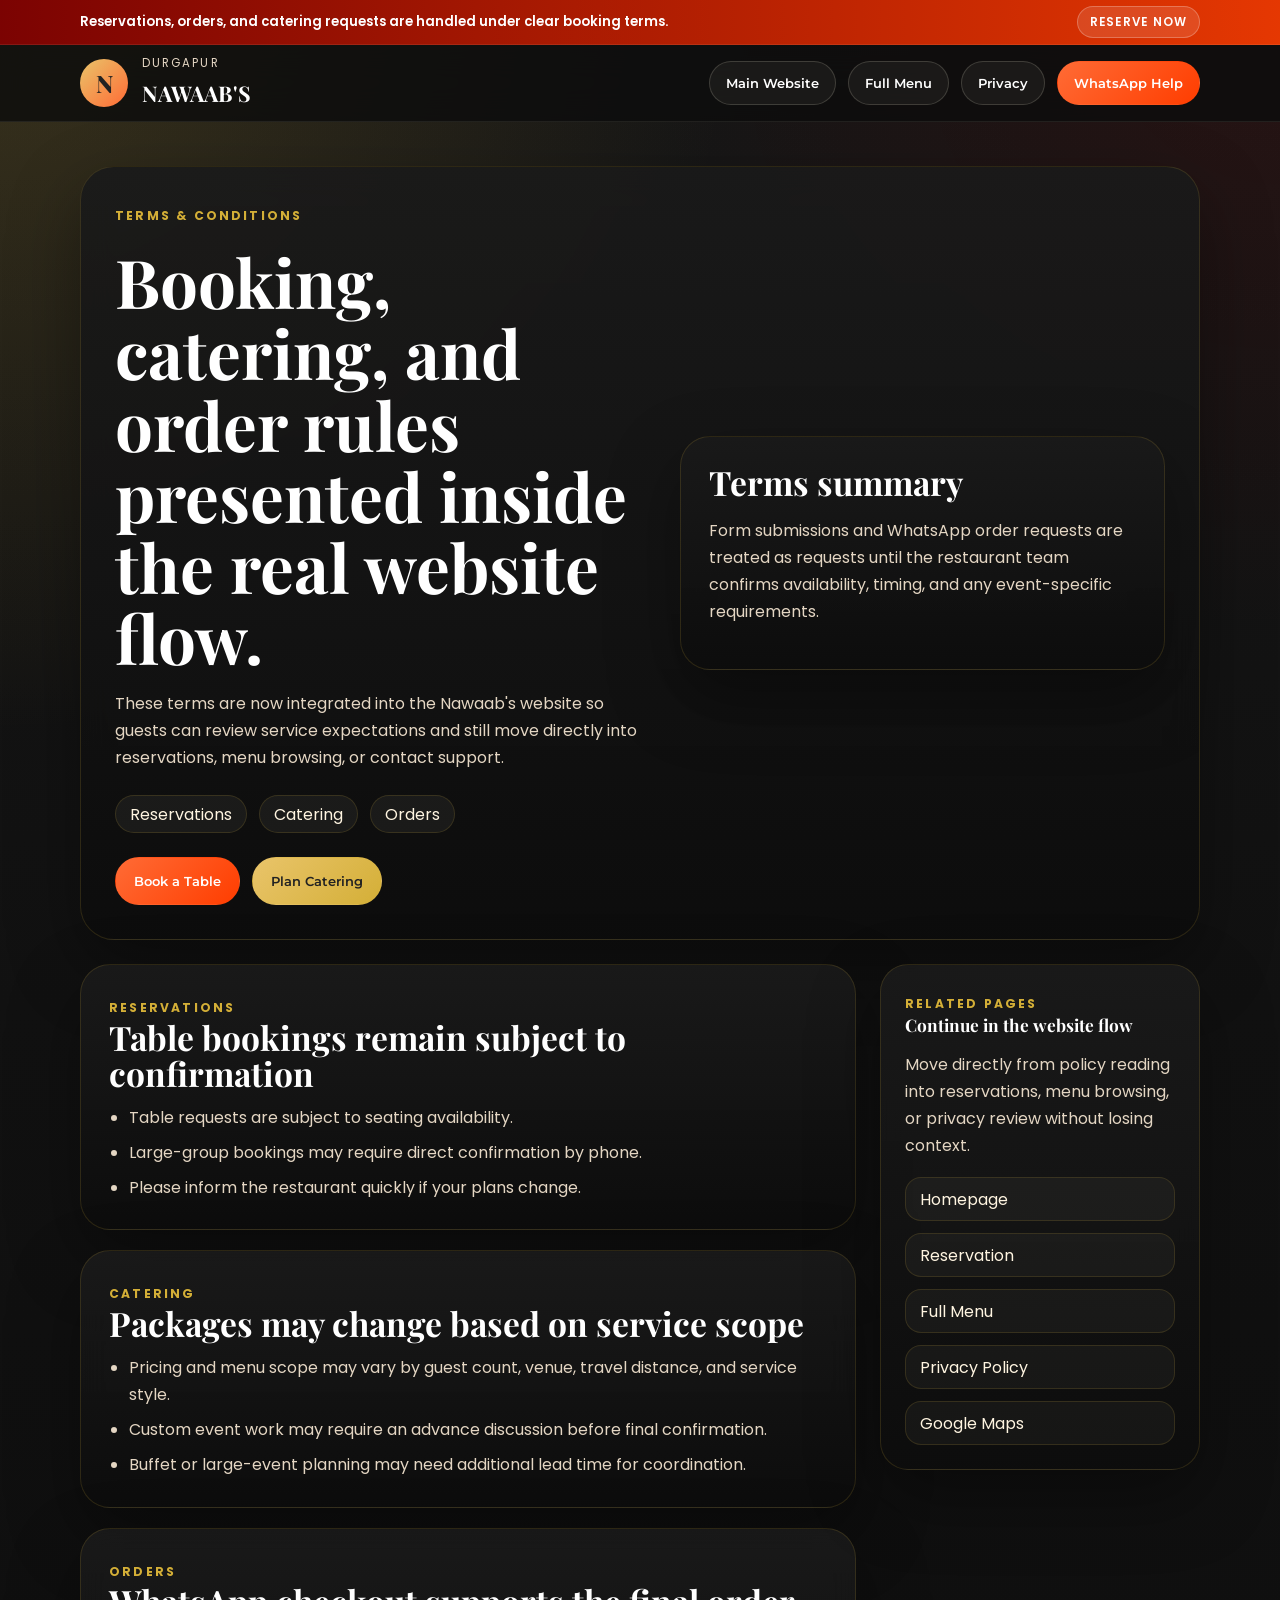
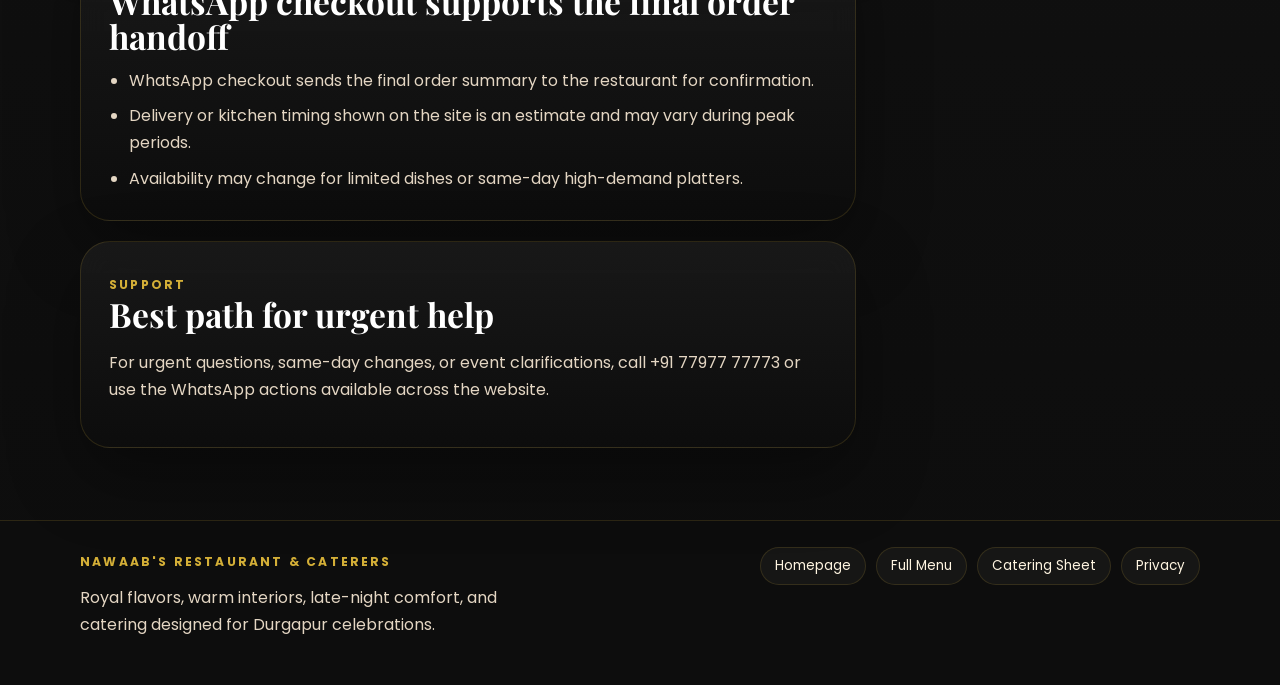
<file: terms-and-conditions.html>
<!DOCTYPE html>
<html lang="en">
<head>
  <meta charset="UTF-8">
  <meta name="viewport" content="width=device-width, initial-scale=1.0, viewport-fit=cover">
  <meta name="description" content="Terms and conditions for NAWAAB'S RESTAURANT & CATERERS reservations, orders, and catering requests.">
  <meta name="theme-color" content="#111111">
  <title>NAWAAB'S Terms & Conditions</title>
  <link rel="preconnect" href="https://fonts.googleapis.com">
  <link rel="preconnect" href="https://fonts.gstatic.com" crossorigin>
  <link href="https://fonts.googleapis.com/css2?family=Montserrat:wght@500;600;700&family=Playfair+Display:wght@600;700;800&family=Poppins:wght@300;400;500;600;700&display=swap" rel="stylesheet">
  <link rel="icon" href="favicon.svg" type="image/svg+xml">
  <style>
    :root {
      --panel: rgba(26, 26, 26, 0.92);
      --panel-strong: rgba(13, 13, 13, 0.96);
      --text: #ffffff;
      --text-dark: #222222;
      --muted: #e4d6c3;
      --gold: #d4af37;
      --gold-soft: #e9c46a;
      --cream: #fff5e1;
      --cta: #ff3d00;
      --cta-soft: #ff6b35;
      --line: rgba(212, 175, 55, 0.16);
      --line-strong: rgba(255, 245, 225, 0.16);
      --shadow: 0 28px 70px rgba(0, 0, 0, 0.34);
      --container: min(1120px, calc(100% - 32px));
    }

    * { box-sizing: border-box; }
    body {
      margin: 0;
      font-family: "Poppins", sans-serif;
      line-height: 1.7;
      color: var(--text);
      background:
        radial-gradient(circle at top left, rgba(212, 175, 55, 0.18), transparent 28%),
        radial-gradient(circle at top right, rgba(128, 0, 0, 0.16), transparent 24%),
        linear-gradient(180deg, #171717 0%, #111111 44%, #0d0d0d 100%);
    }
    a { color: inherit; text-decoration: none; }
    .container { width: var(--container); margin: 0 auto; }
    .announcement {
      border-bottom: 1px solid rgba(255, 245, 225, 0.08);
      background: linear-gradient(90deg, rgba(128, 0, 0, 0.94), rgba(255, 61, 0, 0.88));
    }
    .announcement .container {
      min-height: 44px;
      display: flex;
      align-items: center;
      justify-content: space-between;
      gap: 14px;
      color: #fff;
      font-size: 0.82rem;
      font-weight: 600;
    }
    .announcement a {
      display: inline-flex;
      align-items: center;
      min-height: 32px;
      padding: 0 12px;
      border-radius: 999px;
      border: 1px solid rgba(255, 255, 255, 0.24);
      background: rgba(255, 255, 255, 0.12);
      font-size: 0.74rem;
      letter-spacing: 0.08em;
      text-transform: uppercase;
    }
    .site-header {
      position: sticky;
      top: 0;
      z-index: 20;
      backdrop-filter: blur(16px);
      background: rgba(13, 13, 13, 0.82);
      border-bottom: 1px solid rgba(255, 245, 225, 0.08);
    }
    .site-header .container {
      min-height: 76px;
      display: flex;
      align-items: center;
      justify-content: space-between;
      gap: 18px;
    }
    .brand {
      display: inline-flex;
      align-items: center;
      gap: 14px;
    }
    .brand-mark {
      width: 48px;
      height: 48px;
      display: grid;
      place-items: center;
      border-radius: 50%;
      background: linear-gradient(135deg, var(--gold-soft), var(--cta-soft));
      color: var(--text-dark);
      font-family: "Playfair Display", serif;
      font-size: 1.5rem;
      font-weight: 800;
    }
    .brand-copy { display: flex; flex-direction: column; gap: 2px; }
    .brand-kicker {
      font-size: 0.72rem;
      letter-spacing: 0.18em;
      color: var(--muted);
      text-transform: uppercase;
    }
    .brand-name {
      font-family: "Playfair Display", serif;
      font-size: 1.35rem;
      font-weight: 700;
    }
    .nav {
      display: flex;
      flex-wrap: wrap;
      align-items: center;
      justify-content: flex-end;
      gap: 12px;
    }
    .nav a {
      display: inline-flex;
      align-items: center;
      justify-content: center;
      min-height: 44px;
      padding: 0 16px;
      border-radius: 999px;
      border: 1px solid var(--line-strong);
      background: rgba(255, 245, 225, 0.05);
      font-family: "Montserrat", sans-serif;
      font-size: 0.84rem;
      font-weight: 600;
    }
    .nav .primary {
      color: var(--text);
      background: linear-gradient(135deg, var(--cta-soft), var(--cta));
      border-color: transparent;
    }
    .page-shell { padding: 44px 0 72px; }
    .hero,
    .terms-card,
    .side-card {
      border: 1px solid var(--line);
      background: linear-gradient(180deg, var(--panel), var(--panel-strong));
      box-shadow: var(--shadow);
      backdrop-filter: blur(14px);
    }
    .hero {
      border-radius: 34px;
      padding: 34px;
      display: grid;
      grid-template-columns: 1.05fr 0.95fr;
      gap: 28px;
      align-items: center;
    }
    .eyebrow {
      display: inline-flex;
      align-items: center;
      gap: 10px;
      letter-spacing: 0.18em;
      text-transform: uppercase;
      font-size: 0.76rem;
      color: var(--gold);
      font-weight: 700;
    }
    h1, h2, h3 {
      font-family: "Playfair Display", serif;
      line-height: 1.06;
    }
    h1 {
      margin: 18px 0 16px;
      font-size: clamp(2.4rem, 6vw, 4.2rem);
    }
    h2 {
      margin: 0 0 12px;
      font-size: clamp(1.5rem, 4vw, 2.1rem);
    }
    h3 {
      margin: 0 0 8px;
      font-size: 1.08rem;
    }
    p, li { color: var(--muted); }
    .actions, .stack, .hero-meta {
      display: flex;
      flex-wrap: wrap;
      gap: 12px;
    }
    .hero-meta { margin-top: 24px; }
    .pill {
      display: inline-flex;
      align-items: center;
      min-height: 38px;
      padding: 0 14px;
      border-radius: 999px;
      border: 1px solid var(--line);
      background: rgba(255, 245, 225, 0.05);
      color: var(--cream);
    }
    .actions { margin-top: 24px; }
    .button {
      display: inline-flex;
      align-items: center;
      justify-content: center;
      min-height: 48px;
      padding: 0 18px;
      border-radius: 999px;
      font-family: "Montserrat", sans-serif;
      font-size: 0.84rem;
      font-weight: 600;
      border: 1px solid var(--line-strong);
      background: rgba(255, 245, 225, 0.05);
    }
    .button.primary {
      color: var(--text);
      background: linear-gradient(135deg, var(--cta-soft), var(--cta));
      border-color: transparent;
    }
    .button.gold {
      color: var(--text-dark);
      background: linear-gradient(135deg, var(--gold-soft), var(--gold));
      border-color: transparent;
    }
    .layout {
      margin-top: 24px;
      display: grid;
      grid-template-columns: 1fr 320px;
      gap: 24px;
      align-items: start;
    }
    .terms-card {
      border-radius: 30px;
      padding: 28px;
    }
    .terms-card + .terms-card { margin-top: 20px; }
    ul { margin: 12px 0 0; padding-left: 20px; }
    li + li { margin-top: 8px; }
    .side-card {
      position: sticky;
      top: 100px;
      border-radius: 28px;
      padding: 24px;
    }
    .side-card .stack {
      margin-top: 18px;
      flex-direction: column;
    }
    .side-card .stack a {
      display: inline-flex;
      align-items: center;
      min-height: 44px;
      padding: 0 14px;
      border-radius: 16px;
      border: 1px solid var(--line);
      background: rgba(255, 245, 225, 0.04);
      color: var(--cream);
    }
    .site-footer {
      border-top: 1px solid var(--line);
      background: rgba(13, 13, 13, 0.94);
    }
    .site-footer .container {
      padding: 26px 0 30px;
      display: flex;
      flex-wrap: wrap;
      align-items: flex-start;
      justify-content: space-between;
      gap: 20px;
    }
    .footer-copy { max-width: 420px; }
    .footer-copy p { margin-top: 10px; }
    .footer-links {
      display: flex;
      flex-wrap: wrap;
      gap: 10px;
    }
    .footer-links a {
      display: inline-flex;
      align-items: center;
      min-height: 38px;
      padding: 0 14px;
      border-radius: 999px;
      border: 1px solid var(--line);
      background: rgba(255, 245, 225, 0.04);
      color: var(--cream);
      font-size: 0.84rem;
    }
    @media (max-width: 960px) {
      .hero, .layout { grid-template-columns: 1fr; }
      .side-card { position: relative; top: auto; }
    }
    @media (max-width: 720px) {
      .announcement .container,
      .site-header .container {
        flex-direction: column;
        justify-content: center;
        padding: 10px 0;
      }
      .announcement a { display: none; }
      .hero, .terms-card, .side-card { padding: 22px; }
    }
  </style>
</head>
<body>
  <div class="announcement">
    <div class="container">
      <span>Reservations, orders, and catering requests are handled under clear booking terms.</span>
      <a href="index.html#reservation">Reserve Now</a>
    </div>
  </div>

  <header class="site-header">
    <div class="container">
      <a class="brand" href="index.html#home" aria-label="Back to Nawaab's homepage">
        <span class="brand-mark">N</span>
        <span class="brand-copy">
          <span class="brand-kicker">Durgapur</span>
          <span class="brand-name">NAWAAB'S</span>
        </span>
      </a>
      <nav class="nav" aria-label="Page links">
        <a href="index.html#menu">Main Website</a>
        <a href="full-menu.html">Full Menu</a>
        <a href="privacy-policy.html">Privacy</a>
        <a class="primary" href="https://wa.me/917797777773?text=Hello%20I%20have%20a%20booking%20question%20about%20Nawaab%27s%20Restaurant%20%26%20Caterers." target="_blank" rel="noopener noreferrer">WhatsApp Help</a>
      </nav>
    </div>
  </header>

  <main class="page-shell">
    <div class="container">
      <section class="hero">
        <div>
          <span class="eyebrow">Terms & Conditions</span>
          <h1>Booking, catering, and order rules presented inside the real website flow.</h1>
          <p>These terms are now integrated into the Nawaab's website so guests can review service expectations and still move directly into reservations, menu browsing, or contact support.</p>
          <div class="hero-meta">
            <span class="pill">Reservations</span>
            <span class="pill">Catering</span>
            <span class="pill">Orders</span>
          </div>
          <div class="actions">
            <a class="button primary" href="index.html#reservation">Book a Table</a>
            <a class="button gold" href="index.html#catering">Plan Catering</a>
          </div>
        </div>
        <div class="terms-card">
          <h2>Terms summary</h2>
          <p>Form submissions and WhatsApp order requests are treated as requests until the restaurant team confirms availability, timing, and any event-specific requirements.</p>
        </div>
      </section>

      <div class="layout">
        <div>
          <section class="terms-card">
            <span class="eyebrow">Reservations</span>
            <h2>Table bookings remain subject to confirmation</h2>
            <ul>
              <li>Table requests are subject to seating availability.</li>
              <li>Large-group bookings may require direct confirmation by phone.</li>
              <li>Please inform the restaurant quickly if your plans change.</li>
            </ul>
          </section>

          <section class="terms-card">
            <span class="eyebrow">Catering</span>
            <h2>Packages may change based on service scope</h2>
            <ul>
              <li>Pricing and menu scope may vary by guest count, venue, travel distance, and service style.</li>
              <li>Custom event work may require an advance discussion before final confirmation.</li>
              <li>Buffet or large-event planning may need additional lead time for coordination.</li>
            </ul>
          </section>

          <section class="terms-card">
            <span class="eyebrow">Orders</span>
            <h2>WhatsApp checkout supports the final order handoff</h2>
            <ul>
              <li>WhatsApp checkout sends the final order summary to the restaurant for confirmation.</li>
              <li>Delivery or kitchen timing shown on the site is an estimate and may vary during peak periods.</li>
              <li>Availability may change for limited dishes or same-day high-demand platters.</li>
            </ul>
          </section>

          <section class="terms-card">
            <span class="eyebrow">Support</span>
            <h2>Best path for urgent help</h2>
            <p>For urgent questions, same-day changes, or event clarifications, call <a href="tel:+917797777773">+91 77977 77773</a> or use the WhatsApp actions available across the website.</p>
          </section>
        </div>

        <aside class="side-card">
          <span class="eyebrow">Related pages</span>
          <h3>Continue in the website flow</h3>
          <p>Move directly from policy reading into reservations, menu browsing, or privacy review without losing context.</p>
          <div class="stack">
            <a href="index.html#home">Homepage</a>
            <a href="index.html#reservation">Reservation</a>
            <a href="full-menu.html">Full Menu</a>
            <a href="privacy-policy.html">Privacy Policy</a>
            <a href="https://maps.app.goo.gl/4suhm9XRPbtXRCv97" target="_blank" rel="noopener noreferrer">Google Maps</a>
          </div>
        </aside>
      </div>
    </div>
  </main>

  <footer class="site-footer">
    <div class="container">
      <div class="footer-copy">
        <span class="eyebrow">NAWAAB'S RESTAURANT & CATERERS</span>
        <p>Royal flavors, warm interiors, late-night comfort, and catering designed for Durgapur celebrations.</p>
      </div>
      <div class="footer-links">
        <a href="index.html#home">Homepage</a>
        <a href="full-menu.html">Full Menu</a>
        <a href="catering-menu.html">Catering Sheet</a>
        <a href="privacy-policy.html">Privacy</a>
      </div>
    </div>
  </footer>
</body>
</html>
</file>
<file: style.css>
:root {
  --bg: #111111;
  --bg-soft: #1a1a1a;
  --bg-deep: #0d0d0d;
  --panel: rgba(26, 26, 26, 0.86);
  --panel-strong: rgba(13, 13, 13, 0.95);
  --text: #ffffff;
  --text-dark: #222222;
  --muted: #e4d6c3;
  --gold: #d4af37;
  --gold-soft: #e9c46a;
  --cream: #fff5e1;
  --cta: #ff3d00;
  --cta-soft: #ff6b35;
  --royal: #800000;
  --surface-light: #f5f5f5;
  --line-soft: rgba(255, 244, 231, 0.12);
  --line: rgba(212, 175, 55, 0.16);
  --line-strong: rgba(255, 245, 225, 0.16);
  --shadow: 0 32px 80px rgba(0, 0, 0, 0.42);
  --radius-lg: 32px;
  --radius-md: 22px;
  --radius-sm: 16px;
  --container: min(1180px, calc(100% - 32px));
  --announcement-height: 44px;
}

*,
*::before,
*::after {
  box-sizing: border-box;
}

html {
  scroll-behavior: smooth;
}

body {
  margin: 0;
  font-family: "Poppins", sans-serif;
  line-height: 1.6;
  -webkit-text-size-adjust: 100%;
  text-size-adjust: 100%;
  color: var(--text);
  background:
    radial-gradient(circle at top left, rgba(212, 175, 55, 0.18), transparent 30%),
    radial-gradient(circle at top right, rgba(128, 0, 0, 0.18), transparent 30%),
    radial-gradient(circle at bottom right, rgba(255, 61, 0, 0.12), transparent 28%),
    linear-gradient(180deg, #161616 0%, #111111 42%, #0d0d0d 100%);
  min-height: 100vh;
  overflow-x: hidden;
}

body[data-motion="soft"] {
  --shadow: 0 24px 56px rgba(0, 0, 0, 0.3);
}

img,
video,
iframe {
  display: block;
  width: 100%;
  max-width: 100%;
}

img,
video {
  object-fit: cover;
}

img {
  backface-visibility: hidden;
}

a {
  color: inherit;
  text-decoration: none;
}

button,
input,
select,
textarea {
  font: inherit;
}

button {
  cursor: pointer;
}

input,
select,
textarea {
  appearance: none;
  border: 1px solid transparent;
}

[hidden] {
  display: none !important;
}

.skip-link {
  position: fixed;
  left: 16px;
  top: 16px;
  z-index: 200;
  min-height: 46px;
  padding: 0 18px;
  border-radius: 999px;
  background: linear-gradient(135deg, var(--gold-soft), var(--gold));
  color: var(--text-dark);
  display: inline-flex;
  align-items: center;
  justify-content: center;
  transform: translateY(-180%);
  transition: transform 0.24s ease;
}

.skip-link:focus {
  transform: translateY(0);
}

a:focus-visible,
button:focus-visible,
input:focus-visible,
select:focus-visible,
textarea:focus-visible {
  outline: 2px solid var(--cta-soft);
  outline-offset: 3px;
}

.grain {
  position: fixed;
  inset: 0;
  pointer-events: none;
  opacity: 0.12;
  background-image:
    radial-gradient(circle at 20% 20%, rgba(255, 255, 255, 0.07) 0 1px, transparent 1px),
    radial-gradient(circle at 80% 30%, rgba(255, 255, 255, 0.05) 0 1px, transparent 1px),
    radial-gradient(circle at 30% 80%, rgba(255, 255, 255, 0.05) 0 1px, transparent 1px);
  background-size: 18px 18px, 22px 22px, 24px 24px;
  z-index: 1;
}

.scroll-progress {
  position: fixed;
  top: 0;
  left: 0;
  height: 3px;
  width: 0;
  background: linear-gradient(90deg, var(--gold) 0%, var(--cta-soft) 100%);
  z-index: 110;
}

.announcement-bar {
  position: fixed;
  inset: 0 0 auto;
  min-height: var(--announcement-height);
  z-index: 101;
  border-bottom: 1px solid rgba(255, 244, 231, 0.08);
  background: linear-gradient(90deg, rgba(128, 0, 0, 0.94), rgba(255, 61, 0, 0.88));
}

.announcement-inner {
  min-height: var(--announcement-height);
  display: flex;
  align-items: center;
  justify-content: space-between;
  gap: 16px;
  color: #fff;
  font-size: 0.82rem;
  font-weight: 600;
}

.announcement-inner span {
  overflow: hidden;
  text-overflow: ellipsis;
  white-space: nowrap;
}

.announcement-link {
  display: inline-flex;
  align-items: center;
  min-height: 32px;
  padding: 0 12px;
  border-radius: 999px;
  border: 1px solid rgba(255, 255, 255, 0.22);
  background: rgba(255, 255, 255, 0.12);
  font-size: 0.74rem;
  font-weight: 700;
  letter-spacing: 0.08em;
  text-transform: uppercase;
  white-space: nowrap;
}

.container {
  width: var(--container);
  margin: 0 auto;
}

main section[id],
main[id],
footer[id] {
  scroll-margin-top: 158px;
}

.section {
  position: relative;
  padding: 112px 0;
  z-index: 2;
}

.section,
.service-band,
.tips-strip,
.offer-section,
.flavor-marquee,
.newsletter-section,
.chef-section,
.site-footer {
  content-visibility: auto;
  contain-intrinsic-size: 1px 760px;
}

.section-soft {
  background:
    linear-gradient(180deg, rgba(255, 245, 225, 0.08), rgba(255, 245, 225, 0.02)),
    radial-gradient(circle at top left, rgba(255, 61, 0, 0.08), transparent 35%);
}

.section-dark {
  background:
    linear-gradient(135deg, rgba(13, 13, 13, 0.96), rgba(26, 26, 26, 0.98)),
    radial-gradient(circle at top right, rgba(128, 0, 0, 0.14), transparent 30%);
}

.eyebrow {
  display: inline-flex;
  align-items: center;
  gap: 10px;
  letter-spacing: 0.18em;
  text-transform: uppercase;
  font-size: 0.75rem;
  color: var(--gold);
  font-weight: 700;
}

.section-heading {
  max-width: 720px;
  margin-bottom: 44px;
}

.section-heading h2,
.section-copy h2,
.special-body h3,
.feature-copy h2,
.testimonial blockquote,
.service-band-card h2,
.reservation-copy h2,
.hero h1 {
  font-family: "Playfair Display", serif;
}

.section-heading h2,
.section-copy h2,
.reservation-copy h2,
.hero h1 {
  margin: 18px 0 16px;
  font-size: clamp(2.4rem, 5vw, 4.6rem);
  line-height: 1.02;
}

.section-heading p,
.section-copy p,
.hero-description,
.service-band-card p,
.special-body p,
.reservation-copy p {
  margin: 0;
  color: var(--muted);
  line-height: 1.8;
}

.gradient-text {
  display: inline-block;
  color: transparent;
  background: linear-gradient(120deg, #fff6e8 0%, var(--gold-soft) 38%, var(--cta-soft) 100%);
  background-clip: text;
  -webkit-background-clip: text;
  position: relative;
}

.gradient-text::after {
  content: "";
  position: absolute;
  left: 0;
  bottom: -10px;
  width: 100%;
  height: 1px;
  background: linear-gradient(90deg, rgba(212, 175, 55, 0.9), rgba(255, 61, 0, 0));
  animation: underlineSweep 3.6s ease-in-out infinite;
}

.button,
.pill-link {
  display: inline-flex;
  align-items: center;
  justify-content: center;
  min-height: 50px;
  padding: 0 22px;
  border-radius: 999px;
  font-family: "Montserrat", sans-serif;
  font-size: 0.95rem;
  font-weight: 600;
  position: relative;
  overflow: hidden;
  isolation: isolate;
  transition: transform 0.28s ease, box-shadow 0.28s ease, background 0.28s ease, border-color 0.28s ease;
}

.button,
.pill-link,
.floating-link,
.motion-button,
.menu-tab,
.lightbox-close {
  position: relative;
  overflow: hidden;
  isolation: isolate;
}

.button::after,
.pill-link::after {
  content: "";
  position: absolute;
  inset: -2px auto -2px -40%;
  width: 38%;
  background: linear-gradient(120deg, transparent, rgba(255, 255, 255, 0.32), transparent);
  transform: translateX(-180%) skewX(-22deg);
  transition: transform 0.72s ease;
  z-index: -1;
}

.button:hover,
.pill-link:hover,
.menu-tab:hover,
.gallery-item:hover,
.floating-link:hover,
.insight-card:hover,
.special-card:hover,
.story-card:hover,
.service-band-card:hover,
.mini-card:hover,
.point-card:hover,
.contact-card:hover {
  transform: translateY(-3px);
}

.button:hover::after,
.pill-link:hover::after {
  transform: translateX(420%) skewX(-22deg);
}

.button:active,
.pill-link:active,
.floating-link:active,
.motion-button:active,
.menu-tab:active,
.lightbox-close:active {
  transform: translateY(0) scale(0.985);
}

.button-ripple {
  position: absolute;
  width: 18px;
  height: 18px;
  border-radius: 50%;
  pointer-events: none;
  background: rgba(255, 255, 255, 0.28);
  transform: translate(-50%, -50%) scale(0);
  animation: rippleBurst 0.65s ease-out forwards;
  z-index: 0;
}

.button-primary {
  color: var(--text);
  background: linear-gradient(135deg, var(--cta-soft) 0%, var(--cta) 100%);
  box-shadow: 0 20px 32px rgba(255, 61, 0, 0.26);
}

.button-secondary {
  color: var(--text);
  background: rgba(255, 245, 225, 0.08);
  border: 1px solid var(--line-strong);
  backdrop-filter: blur(14px);
}

.button-ghost,
.pill-link {
  color: var(--cream);
  border: 1px solid rgba(212, 175, 55, 0.26);
  background: rgba(255, 245, 225, 0.04);
}

.site-header {
  position: fixed;
  top: var(--announcement-height);
  left: 0;
  width: 100%;
  z-index: 100;
  padding: 18px 0;
  transition: background 0.28s ease, box-shadow 0.28s ease, padding 0.28s ease;
}

.site-header.is-scrolled {
  padding: 12px 0;
  background: rgba(13, 13, 13, 0.82);
  backdrop-filter: blur(18px);
  box-shadow: 0 18px 42px rgba(0, 0, 0, 0.22);
}

.nav-shell {
  display: flex;
  align-items: center;
  justify-content: space-between;
  gap: 18px;
}

.brand {
  display: inline-flex;
  align-items: center;
  gap: 14px;
}

.brand-mark {
  width: 50px;
  height: 50px;
  display: grid;
  place-items: center;
  border-radius: 50%;
  background: linear-gradient(135deg, var(--gold-soft), var(--cta-soft));
  color: var(--text-dark);
  font-family: "Playfair Display", serif;
  font-size: 1.6rem;
  font-weight: 800;
}

.brand-text {
  display: flex;
  flex-direction: column;
  gap: 3px;
}

.brand-kicker {
  font-size: 0.72rem;
  letter-spacing: 0.18em;
  color: var(--muted);
  text-transform: uppercase;
}

.brand-name {
  font-family: "Playfair Display", serif;
  font-size: 1.4rem;
  font-weight: 700;
}

.desktop-nav,
.nav-actions {
  display: flex;
  align-items: center;
  gap: 22px;
}

.desktop-nav a {
  color: rgba(247, 236, 219, 0.88);
  font-size: 0.95rem;
  position: relative;
}

.desktop-nav a::after {
  content: "";
  position: absolute;
  left: 0;
  bottom: -10px;
  width: 100%;
  height: 1px;
  background: var(--cta-soft);
  transform: scaleX(0);
  transform-origin: left;
  transition: transform 0.25s ease;
}

.desktop-nav a:hover::after {
  transform: scaleX(1);
}

.menu-toggle {
  display: none;
  width: 48px;
  height: 48px;
  border-radius: 50%;
  border: 1px solid rgba(212, 175, 55, 0.22);
  background: rgba(255, 245, 225, 0.06);
  padding: 0;
  flex-direction: column;
  justify-content: center;
  align-items: center;
  gap: 5px;
}

.menu-toggle span {
  width: 18px;
  height: 2px;
  border-radius: 999px;
  background: var(--cream);
}

.drawer-backdrop {
  position: fixed;
  inset: 0;
  background: rgba(0, 0, 0, 0.52);
  opacity: 0;
  pointer-events: none;
  transition: opacity 0.25s ease;
}

.drawer-backdrop.is-open {
  opacity: 1;
  pointer-events: auto;
}

.mobile-drawer {
  position: fixed;
  top: 0;
  right: 0;
  width: min(340px, 88vw);
  height: 100vh;
  padding: 22px;
  background: linear-gradient(180deg, rgba(16, 12, 9, 0.98), rgba(24, 18, 13, 0.98));
  box-shadow: -20px 0 50px rgba(0, 0, 0, 0.34);
  transform: translateX(100%);
  transition: transform 0.28s ease;
  z-index: 105;
  display: flex;
  flex-direction: column;
  gap: 28px;
}

.mobile-drawer.is-open {
  transform: translateX(0);
}

.mobile-drawer-header,
.mobile-cta {
  display: flex;
  align-items: center;
  justify-content: space-between;
  gap: 12px;
}

.mobile-title {
  font-family: "Playfair Display", serif;
  font-size: 1.4rem;
}

.drawer-close {
  border: none;
  background: transparent;
  color: var(--muted);
}

.mobile-nav {
  display: grid;
  gap: 18px;
}

.mobile-nav a {
  padding: 12px 0;
  border-bottom: 1px solid var(--line);
  color: rgba(247, 236, 219, 0.92);
}

.mobile-cta {
  margin-top: auto;
  flex-direction: column;
  align-items: stretch;
}

.hero {
  position: relative;
  min-height: 100svh;
  padding: calc(148px + var(--announcement-height)) 0 96px;
  display: flex;
  align-items: center;
  overflow: clip;
}

.hero-video,
.hero-overlay {
  position: absolute;
  inset: 0;
}

.hero-video {
  object-fit: cover;
  object-position: center 56%;
  filter: saturate(1.02) contrast(1.02);
}

.hero-overlay {
  background:
    linear-gradient(90deg, rgba(13, 13, 13, 0.88) 0%, rgba(13, 13, 13, 0.62) 40%, rgba(13, 13, 13, 0.76) 100%),
    radial-gradient(circle at top left, rgba(212, 175, 55, 0.16), transparent 28%),
    radial-gradient(circle at bottom right, rgba(255, 61, 0, 0.12), transparent 30%);
}

.hero-grid {
  position: relative;
  z-index: 2;
  display: grid;
  grid-template-columns: 1.1fr 0.9fr;
  gap: 42px;
  align-items: center;
}

.hero-grid > *,
.section-grid > *,
.catering-grid > *,
.reservation-grid > *,
.contact-grid > *,
.story-grid > *,
.lab-grid > *,
.immersive-grid > *,
.offer-panel > *,
.review-social-grid > *,
.footer-grid > * {
  min-width: 0;
}

.hero-copy {
  max-width: 680px;
}

.status-pill {
  display: inline-flex;
  align-items: center;
  gap: 12px;
  padding: 10px 18px;
  border-radius: 999px;
  margin: 18px 0 24px;
  border: 1px solid var(--line-strong);
  background: rgba(17, 17, 17, 0.56);
  backdrop-filter: blur(18px);
}

.status-dot {
  width: 10px;
  height: 10px;
  border-radius: 50%;
  background: #6beb74;
  box-shadow: 0 0 0 8px rgba(107, 235, 116, 0.16);
}

.status-pill[data-open="false"] .status-dot {
  background: #f26b6b;
  box-shadow: 0 0 0 8px rgba(242, 107, 107, 0.16);
}

.hero h1 {
  max-width: 13ch;
  margin: 0;
}

.hero-description {
  max-width: 58ch;
  margin-top: 24px;
  font-size: 1.04rem;
}

.hero-actions {
  display: flex;
  flex-wrap: wrap;
  gap: 14px;
  margin-top: 32px;
}

.hero-highlights {
  margin-top: 34px;
  display: grid;
  grid-template-columns: repeat(3, minmax(0, 1fr));
  gap: 16px;
}

.highlight-card,
.service-band-card,
.feature-float,
.special-card,
.menu-card,
.insight-card,
.mini-card,
.story-card,
.point-card,
.contact-card,
.offer-panel,
.newsletter-shell,
.map-panel,
.testimonial-shell,
.booking-form,
.gallery-item {
  border: 1px solid var(--line);
  background: linear-gradient(180deg, var(--panel), var(--panel-strong));
  box-shadow: var(--shadow);
  backdrop-filter: blur(14px);
}

[data-media-state] {
  position: relative;
  background: rgba(255, 245, 225, 0.05);
}

[data-media-state]::before,
.skeleton-card::before {
  content: "";
  position: absolute;
  inset: 0;
  border-radius: inherit;
  background: linear-gradient(180deg, rgba(255, 245, 225, 0.08), rgba(255, 245, 225, 0.03));
  pointer-events: none;
  opacity: 0;
  transition: opacity 0.24s ease;
}

[data-media-state]::after,
.skeleton-card::after {
  content: "";
  position: absolute;
  inset: 0;
  border-radius: inherit;
  background: linear-gradient(90deg, transparent, rgba(255, 255, 255, 0.14), transparent);
  transform: translateX(-120%);
  pointer-events: none;
  opacity: 0;
}

[data-media-state="loading"]::before,
[data-media-state="loading"]::after,
.skeleton-card::before,
.skeleton-card::after {
  opacity: 1;
}

[data-media-state="loading"]::after,
.skeleton-card::after {
  animation: skeletonSweep 1.5s ease-in-out infinite;
}

[data-media-state="loading"] > img,
[data-media-state="loading"] > video {
  opacity: 0;
}

[data-media-state="ready"] > img,
[data-media-state="ready"] > video {
  opacity: 1;
  transition: opacity 0.28s ease;
}

[data-media-state="error"]::before {
  opacity: 1;
  background: linear-gradient(180deg, rgba(128, 0, 0, 0.28), rgba(17, 17, 17, 0.9));
}

[data-media-state="error"]::after {
  content: "Image unavailable";
  opacity: 1;
  display: grid;
  place-items: center;
  color: var(--cream);
  font-family: "Montserrat", sans-serif;
  font-size: 0.8rem;
  letter-spacing: 0.08em;
  text-transform: uppercase;
  transform: none;
  background: none;
}

img.is-broken {
  opacity: 0;
}

.highlight-card {
  padding: 18px;
  border-radius: var(--radius-sm);
}

.highlight-card strong {
  display: block;
  font-size: 1rem;
}

.highlight-card span {
  display: block;
  margin-top: 8px;
  color: var(--muted);
  line-height: 1.6;
}

.hero-visual {
  display: grid;
  gap: 18px;
}

.feature-float {
  border-radius: var(--radius-lg);
  overflow: hidden;
}

.feature-float-main {
  display: grid;
  grid-template-columns: 1.1fr 0.9fr;
}

.feature-media {
  min-height: 390px;
}

.feature-media img {
  height: 100%;
  object-position: center 15%;
}

.feature-copy,
.feature-float-side {
  padding: 28px;
}

.card-kicker {
  display: inline-flex;
  margin-bottom: 10px;
  font-size: 0.78rem;
  font-weight: 700;
  letter-spacing: 0.16em;
  text-transform: uppercase;
  color: var(--gold);
}

.feature-copy h2 {
  font-size: clamp(1.8rem, 4vw, 2.6rem);
  margin: 0 0 14px;
}

.feature-copy p,
.feature-float-side p {
  margin: 0;
  color: var(--muted);
  line-height: 1.8;
}

.text-link {
  display: inline-flex;
  margin-top: 20px;
  color: var(--cream);
  font-weight: 600;
}

.feature-float-side {
  max-width: 320px;
  margin-left: auto;
  background:
    linear-gradient(180deg, rgba(128, 0, 0, 0.26), rgba(17, 17, 17, 0.94)),
    linear-gradient(180deg, var(--panel), var(--panel-strong));
}

.hero-floating-badges {
  display: flex;
  flex-wrap: wrap;
  justify-content: flex-end;
  gap: 12px;
}

.floating-badge {
  display: inline-flex;
  align-items: center;
  min-height: 42px;
  padding: 0 16px;
  border-radius: 999px;
  font-family: "Montserrat", sans-serif;
  font-size: 0.76rem;
  font-weight: 700;
  letter-spacing: 0.12em;
  text-transform: uppercase;
  border: 1px solid rgba(255, 244, 231, 0.16);
  box-shadow: 0 18px 30px rgba(0, 0, 0, 0.22);
}

.floating-badge-gold {
  color: var(--text-dark);
  background: linear-gradient(135deg, var(--gold-soft) 0%, var(--gold) 100%);
}

.floating-badge-dark {
  color: var(--cream);
  background: rgba(17, 17, 17, 0.74);
  backdrop-filter: blur(14px);
}

.scroll-cue {
  position: absolute;
  left: 50%;
  bottom: 30px;
  transform: translateX(-50%);
  display: inline-flex;
  align-items: center;
  gap: 10px;
  font-size: 0.8rem;
  letter-spacing: 0.18em;
  text-transform: uppercase;
  color: rgba(247, 236, 219, 0.72);
}

.scroll-cue::after {
  content: "";
  width: 1px;
  height: 44px;
  background: linear-gradient(180deg, rgba(247, 236, 219, 0), rgba(247, 236, 219, 0.9));
}

.service-band {
  position: relative;
  z-index: 2;
  padding: 28px 0 20px;
}

.service-band-grid {
  display: grid;
  grid-template-columns: repeat(3, minmax(0, 1fr));
  gap: 18px;
}

.service-band-card {
  padding: 28px;
  border-radius: var(--radius-md);
}

.service-number {
  display: inline-flex;
  margin-bottom: 18px;
  font-family: "Montserrat", sans-serif;
  font-size: 0.82rem;
  color: var(--gold);
  letter-spacing: 0.18em;
}

.service-band-card h2 {
  margin: 0 0 12px;
  font-size: 1.7rem;
}

.section-grid,
.catering-grid,
.reservation-grid,
.contact-grid {
  display: grid;
  grid-template-columns: repeat(2, minmax(0, 1fr));
  gap: 36px;
  align-items: center;
}

.about-checks,
.catering-tags {
  margin-top: 26px;
  display: flex;
  flex-wrap: wrap;
  gap: 12px;
}

.about-checks span,
.catering-tags span {
  padding: 10px 16px;
  border-radius: 999px;
  background: rgba(255, 244, 231, 0.06);
  border: 1px solid rgba(255, 244, 231, 0.12);
  color: var(--cream);
}

.trust-badge {
  display: inline-flex;
  margin-top: 18px;
  padding: 10px 16px;
  border-radius: 999px;
  border: 1px solid rgba(154, 217, 119, 0.22);
  background: rgba(154, 217, 119, 0.08);
  color: #d9f2ba;
  font-size: 0.9rem;
}

.photo-stack {
  position: relative;
  min-height: 640px;
}

.photo-card {
  position: absolute;
  overflow: hidden;
  border-radius: var(--radius-lg);
  border: 1px solid var(--line);
  box-shadow: var(--shadow);
}

.photo-card-large {
  inset: 0 68px 80px 0;
}

.photo-card-small {
  right: 0;
  bottom: 0;
  width: 42%;
  height: 46%;
}

.photo-card img {
  height: 100%;
}

.tips-strip {
  position: relative;
  z-index: 2;
  padding: 0 0 24px;
}

.tips-strip-grid {
  display: grid;
  grid-template-columns: repeat(4, minmax(0, 1fr));
  gap: 18px;
}

.insight-card {
  padding: 24px;
  border-radius: var(--radius-md);
}

.insight-value {
  display: block;
  margin-bottom: 10px;
  font-family: "Playfair Display", serif;
  font-size: clamp(2.2rem, 5vw, 3.4rem);
  line-height: 1;
  color: var(--gold);
}

.insight-card span {
  display: block;
  color: var(--muted);
  line-height: 1.7;
}

.specials-grid,
.menu-grid {
  display: grid;
  gap: 22px;
}

.specials-grid {
  grid-template-columns: repeat(3, minmax(0, 1fr));
}

.special-card {
  overflow: hidden;
  border-radius: var(--radius-lg);
}

.special-media {
  position: relative;
  height: 280px;
}

.special-media img {
  height: 100%;
}

.badge {
  position: absolute;
  top: 18px;
  left: 18px;
  padding: 9px 12px;
  border-radius: 999px;
  background: rgba(17, 17, 17, 0.88);
  border: 1px solid var(--line-strong);
  color: var(--cream);
  font-size: 0.82rem;
  font-weight: 600;
}

.badge-accent {
  background: rgba(255, 61, 0, 0.18);
}

.badge-dark {
  background: rgba(128, 0, 0, 0.28);
}

.special-body {
  padding: 24px;
}

.special-body h3 {
  margin: 0 0 12px;
  font-size: 1.75rem;
}

.special-meta {
  display: flex;
  flex-wrap: wrap;
  gap: 10px;
  margin-top: 18px;
}

.special-meta span {
  padding: 8px 12px;
  border-radius: 999px;
  background: rgba(255, 244, 231, 0.06);
  color: var(--muted);
  font-size: 0.84rem;
}

.offer-section {
  position: relative;
  z-index: 2;
  padding: 0 0 28px;
}

.offer-panel {
  display: grid;
  grid-template-columns: 1.1fr 0.9fr;
  gap: 24px;
  padding: 30px;
  border-radius: 34px;
}

.offer-copy h2,
.newsletter-copy h2 {
  margin: 18px 0 14px;
  font-family: "Playfair Display", serif;
  font-size: clamp(2rem, 4vw, 3.2rem);
  line-height: 1.06;
}

.offer-copy p,
.newsletter-copy p,
.story-card p {
  margin: 0;
  color: var(--muted);
  line-height: 1.8;
}

.offer-side {
  display: grid;
  align-content: center;
  gap: 18px;
}

.countdown-chip {
  display: inline-flex;
  align-items: center;
  justify-content: center;
  min-height: 62px;
  padding: 0 20px;
  border-radius: 18px;
  background: linear-gradient(135deg, rgba(255, 61, 0, 0.16), rgba(212, 175, 55, 0.08));
  border: 1px solid rgba(255, 107, 53, 0.24);
  color: var(--cream);
  font-family: "Montserrat", sans-serif;
  font-weight: 700;
  letter-spacing: 0.08em;
  text-transform: uppercase;
  text-align: center;
}

.offer-tags {
  display: flex;
  flex-wrap: wrap;
  gap: 12px;
}

.offer-tags span {
  padding: 10px 14px;
  border-radius: 999px;
  border: 1px solid var(--line);
  background: rgba(255, 245, 225, 0.05);
  color: var(--cream);
}

.lab-grid {
  display: grid;
  grid-template-columns: 0.96fr 1.04fr;
  gap: 38px;
  align-items: center;
}

.signature-lab {
  position: relative;
  min-height: 640px;
  border-radius: 40px;
  border: 1px solid rgba(255, 244, 231, 0.1);
  overflow: hidden;
  background:
    radial-gradient(circle at calc(var(--lab-pointer-x, 0.5) * 100%) calc(var(--lab-pointer-y, 0.4) * 100%), rgba(242, 203, 136, 0.18), transparent 22%),
    radial-gradient(circle at 20% 22%, rgba(170, 41, 33, 0.16), transparent 26%),
    linear-gradient(180deg, rgba(24, 18, 14, 0.98), rgba(11, 9, 7, 0.98));
  box-shadow: var(--shadow);
  transform-style: preserve-3d;
}

.lab-mesh {
  position: absolute;
  inset: 0;
  background-image:
    linear-gradient(rgba(255, 244, 231, 0.03) 1px, transparent 1px),
    linear-gradient(90deg, rgba(255, 244, 231, 0.03) 1px, transparent 1px);
  background-size: 44px 44px;
  mask-image: radial-gradient(circle at center, rgba(0, 0, 0, 0.95) 42%, transparent 92%);
  opacity: 0.7;
}

.lab-orbit,
.lab-shadow {
  position: absolute;
  left: 50%;
  top: 50%;
  transform-style: preserve-3d;
}

.lab-orbit {
  border-radius: 50%;
  border: 1px solid var(--line);
  transform: translate(-50%, -50%) rotateX(72deg);
  animation: spinSlow 24s linear infinite;
}

.lab-orbit-one {
  width: 360px;
  height: 360px;
}

.lab-orbit-two {
  width: 560px;
  height: 560px;
  opacity: 0.5;
  animation-duration: 32s;
  animation-direction: reverse;
}

.lab-shadow {
  width: 420px;
  height: 420px;
  border-radius: 50%;
  background: radial-gradient(circle, rgba(212, 175, 55, 0.22), rgba(212, 175, 55, 0));
  filter: blur(6px);
  transform: translate(-50%, -50%);
}

.lab-dish-card {
  position: absolute;
  overflow: hidden;
  border-radius: 28px;
  border: 1px solid rgba(255, 244, 231, 0.14);
  box-shadow: 0 28px 54px rgba(0, 0, 0, 0.34);
  transform-style: preserve-3d;
}

.lab-dish-card img {
  height: 100%;
}

.lab-dish-main {
  left: 50%;
  top: 50%;
  width: 320px;
  height: 400px;
  transform: translate3d(-50%, -50%, 90px) rotateX(10deg) rotateY(-12deg);
  animation: stageFloat 7.8s ease-in-out infinite;
}

.lab-dish-left {
  left: 11%;
  top: 18%;
  width: 210px;
  height: 270px;
  transform: translate3d(0, 0, 24px) rotateX(10deg) rotateY(22deg);
  animation: stageFloat 9s ease-in-out infinite -1.8s;
}

.lab-dish-right {
  right: 10%;
  bottom: 12%;
  width: 210px;
  height: 270px;
  transform: translate3d(0, 0, 18px) rotateX(10deg) rotateY(-22deg);
  animation: stageFloat 8.6s ease-in-out infinite -3.4s;
}

.lab-tag,
.ingredient-chip {
  position: absolute;
  z-index: 2;
  display: inline-flex;
  align-items: center;
  min-height: 42px;
  padding: 0 16px;
  border-radius: 999px;
  border: 1px solid var(--line-strong);
  background: rgba(17, 17, 17, 0.62);
  backdrop-filter: blur(14px);
  color: var(--cream);
  font-family: "Montserrat", sans-serif;
  font-size: 0.76rem;
  font-weight: 700;
  letter-spacing: 0.1em;
  text-transform: uppercase;
}

.lab-tag {
  animation: cardDrift 6.5s ease-in-out infinite;
}

.lab-tag-top {
  top: 10%;
  right: 11%;
}

.lab-tag-bottom {
  left: 9%;
  bottom: 10%;
  animation-delay: -2.3s;
}

.ingredient-chip {
  background: linear-gradient(135deg, rgba(255, 245, 225, 0.12), rgba(212, 175, 55, 0.12));
  box-shadow: 0 12px 24px rgba(0, 0, 0, 0.22);
}

.ingredient-chip-a {
  left: 8%;
  top: 48%;
}

.ingredient-chip-b {
  right: 8%;
  top: 30%;
}

.ingredient-chip-c {
  right: 17%;
  bottom: 22%;
}

.menu-toolbar {
  display: flex;
  align-items: flex-end;
  justify-content: space-between;
  gap: 20px;
  margin-bottom: 22px;
}

.menu-tabs {
  display: flex;
  flex-wrap: wrap;
  gap: 12px;
}

.menu-tools {
  display: grid;
  grid-template-columns: minmax(0, 1.15fr) minmax(220px, 0.85fr);
  gap: 16px;
  width: min(100%, 620px);
}

.menu-tab {
  min-height: 48px;
  padding: 0 18px;
  border-radius: 999px;
  border: 1px solid rgba(255, 244, 231, 0.12);
  background: rgba(255, 244, 231, 0.04);
  color: var(--cream);
}

.menu-tab.active {
  color: var(--text-dark);
  background: linear-gradient(135deg, var(--gold-soft) 0%, var(--gold) 100%);
  border-color: transparent;
}

.menu-search {
  display: grid;
  gap: 8px;
  color: var(--muted);
  font-size: 0.92rem;
}

.menu-search input,
.menu-sort select {
  min-height: 52px;
  padding: 0 18px;
  border-radius: 16px;
  border: 1px solid rgba(255, 244, 231, 0.12);
  background: rgba(255, 244, 231, 0.05);
  color: var(--text);
  width: 100%;
}

.menu-search input::placeholder {
  color: rgba(209, 189, 164, 0.72);
}

.menu-sort {
  display: grid;
  gap: 8px;
  color: var(--muted);
  font-size: 0.92rem;
}

.menu-filter-row {
  display: flex;
  align-items: center;
  justify-content: space-between;
  gap: 18px;
  margin-bottom: 18px;
}

.menu-legend {
  display: flex;
  flex-wrap: wrap;
  gap: 18px;
  color: var(--muted);
  font-size: 0.94rem;
}

.menu-legend span {
  display: inline-flex;
  align-items: center;
  gap: 10px;
}

.legend-box {
  width: 14px;
  height: 14px;
  border-radius: 4px;
}

.legend-box-veg {
  background: linear-gradient(135deg, #8fd16d, #557c40);
}

.legend-box-nonveg {
  background: linear-gradient(135deg, #e27862, #9d3b29);
}

.legend-box-special {
  background: linear-gradient(135deg, var(--gold-soft), var(--cta-soft));
}

.menu-filter-chips {
  display: flex;
  flex-wrap: wrap;
  gap: 12px;
}

.filter-chip {
  position: relative;
  display: inline-flex;
  align-items: center;
}

.filter-chip input {
  position: absolute;
  inset: 0;
  opacity: 0;
}

.filter-chip span {
  display: inline-flex;
  align-items: center;
  min-height: 44px;
  padding: 0 16px;
  border-radius: 999px;
  border: 1px solid rgba(255, 244, 231, 0.12);
  background: rgba(255, 244, 231, 0.04);
  color: var(--cream);
  transition: background 0.25s ease, border-color 0.25s ease, color 0.25s ease, transform 0.25s ease;
}

.filter-chip input:checked + span {
  color: var(--text-dark);
  background: linear-gradient(135deg, var(--gold-soft) 0%, var(--gold) 100%);
  border-color: transparent;
}

.filter-chip:hover span {
  transform: translateY(-2px);
}

.menu-status {
  display: flex;
  flex-wrap: wrap;
  align-items: center;
  justify-content: space-between;
  gap: 14px;
  margin-bottom: 24px;
  color: var(--muted);
  font-size: 0.94rem;
}

.menu-grid {
  grid-template-columns: repeat(auto-fit, minmax(260px, 1fr));
}

.menu-card {
  overflow: hidden;
  border-radius: 26px;
}

.menu-card-media {
  position: relative;
  height: 210px;
}

.menu-card-media img {
  height: 100%;
}

.menu-card-body {
  padding: 22px;
}

.menu-card-top,
.menu-card-meta,
.menu-card-bottom {
  display: flex;
  align-items: center;
  justify-content: space-between;
  gap: 12px;
}

.menu-card-top {
  margin-bottom: 14px;
}

.menu-card-title {
  font-size: 1.2rem;
  font-weight: 600;
  line-height: 1.35;
}

.menu-card-price {
  font-family: "Montserrat", sans-serif;
  font-size: 1.05rem;
  color: var(--gold);
}

.menu-card-body p {
  margin: 0 0 18px;
  color: var(--muted);
  line-height: 1.7;
}

.menu-card-tags {
  display: flex;
  flex-wrap: wrap;
  gap: 10px;
  margin-bottom: 16px;
}

.menu-card-meta {
  margin-bottom: 18px;
  font-size: 0.84rem;
  color: var(--muted);
}

.dish-type,
.dish-spice,
.dish-pill,
.dish-availability,
.dish-badge {
  display: inline-flex;
  align-items: center;
  gap: 8px;
}

.dish-type::before {
  content: "";
  width: 12px;
  height: 12px;
  border-radius: 3px;
}

.dish-type.veg::before {
  background: linear-gradient(135deg, #8fd16d, #557c40);
}

.dish-type.non-veg::before {
  background: linear-gradient(135deg, #e27862, #9d3b29);
}

.dish-pill,
.dish-availability {
  padding: 8px 12px;
  border-radius: 999px;
  background: rgba(255, 244, 231, 0.06);
  border: 1px solid rgba(255, 244, 231, 0.1);
}

.dish-availability.available {
  color: #a8de7d;
}

.dish-availability.limited {
  color: var(--cta-soft);
}

.dish-badge {
  padding: 8px 12px;
  border-radius: 999px;
  color: var(--text);
  background: linear-gradient(135deg, var(--cta-soft), var(--cta));
  font-weight: 600;
}

.menu-card .button {
  min-height: 44px;
  padding: 0 18px;
  font-size: 0.86rem;
}

.empty-state {
  grid-column: 1 / -1;
  padding: 32px;
  border-radius: var(--radius-md);
  border: 1px dashed rgba(255, 244, 231, 0.18);
  color: var(--muted);
  text-align: center;
}

.menu-grid.is-loading {
  grid-template-columns: repeat(auto-fit, minmax(260px, 1fr));
}

.skeleton-card {
  min-height: 470px;
  overflow: hidden;
  border-radius: 26px;
  border: 1px solid var(--line);
  background: linear-gradient(180deg, var(--panel), var(--panel-strong));
  box-shadow: var(--shadow);
}

.skeleton-media {
  height: 210px;
  background: rgba(255, 245, 225, 0.06);
}

.skeleton-body {
  display: grid;
  gap: 12px;
  padding: 22px;
}

.skeleton-line {
  height: 14px;
  border-radius: 999px;
  background: rgba(255, 245, 225, 0.08);
}

.skeleton-line.short {
  width: 38%;
}

.skeleton-line.medium {
  width: 72%;
}

.skeleton-pills {
  display: flex;
  flex-wrap: wrap;
  gap: 10px;
  margin-top: 6px;
}

.skeleton-pill {
  width: 82px;
  height: 34px;
  border-radius: 999px;
  background: rgba(255, 245, 225, 0.08);
}

.catering-cards {
  display: grid;
  gap: 18px;
}

.mini-card,
.point-card {
  padding: 24px;
  border-radius: var(--radius-md);
}

.mini-card strong,
.point-card strong {
  display: block;
  margin-bottom: 10px;
  font-size: 1.08rem;
}

.mini-card p,
.point-card span {
  margin: 0;
  color: var(--muted);
  line-height: 1.7;
}

.gallery-grid {
  display: grid;
  grid-template-columns: repeat(4, minmax(0, 1fr));
  gap: 18px;
}

.gallery-item {
  position: relative;
  min-height: 260px;
  border-radius: 24px;
  padding: 0;
  overflow: hidden;
}

.gallery-item img,
.gallery-item video {
  height: 100%;
}

.gallery-item span {
  position: absolute;
  left: 18px;
  right: 18px;
  bottom: 18px;
  padding: 14px 16px;
  border-radius: 999px;
  background: rgba(11, 9, 7, 0.72);
  border: 1px solid rgba(255, 244, 231, 0.12);
  color: var(--cream);
  backdrop-filter: blur(14px);
}

.gallery-item-wide {
  grid-column: span 2;
  grid-row: span 2;
  min-height: 420px;
}

.story-grid {
  display: grid;
  grid-template-columns: 0.95fr 1.05fr;
  gap: 36px;
  align-items: center;
}

.story-media {
  position: relative;
  min-height: 640px;
}

.story-photo {
  position: absolute;
  overflow: hidden;
  border-radius: var(--radius-lg);
  border: 1px solid var(--line);
  box-shadow: var(--shadow);
}

.story-photo img {
  height: 100%;
}

.story-photo-main {
  inset: 0 56px 94px 0;
}

.story-photo-accent {
  right: 0;
  bottom: 0;
  width: 44%;
  height: 48%;
}

.story-cards {
  display: grid;
  gap: 16px;
  margin-top: 28px;
}

.story-card {
  padding: 22px;
  border-radius: 24px;
}

.story-card strong {
  display: block;
  margin-bottom: 8px;
  font-size: 1.06rem;
}

.testimonial-shell {
  overflow: hidden;
  border-radius: var(--radius-lg);
}

.testimonial-track {
  display: flex;
  transition: transform 0.45s ease;
}

.testimonial {
  flex: 0 0 100%;
  padding: 42px;
}

.testimonial blockquote {
  margin: 0 0 18px;
  font-size: clamp(1.5rem, 3.5vw, 2.35rem);
  line-height: 1.28;
}

.testimonial p {
  margin: 0;
  color: var(--muted);
  line-height: 1.75;
}

.testimonial strong {
  display: block;
  margin-top: 16px;
  font-size: 1rem;
}

.testimonial-dots {
  display: flex;
  justify-content: center;
  gap: 10px;
  padding: 0 0 24px;
}

.testimonial-dots button {
  width: 11px;
  height: 11px;
  padding: 0;
  border: 1px solid transparent;
  border-radius: 50%;
  background: rgba(255, 244, 231, 0.18);
}

.testimonial-dots button.active {
  background: var(--gold);
}

.testimonial-dots button:focus-visible {
  outline: none;
  border-color: var(--cream);
  box-shadow: 0 0 0 5px rgba(255, 107, 53, 0.2);
}

.newsletter-section {
  padding-top: 0;
}

.newsletter-shell {
  display: grid;
  grid-template-columns: 1fr;
  gap: 24px;
  padding: 32px;
  border-radius: 34px;
}

.newsletter-form {
  display: grid;
  grid-template-columns: minmax(0, 1fr) minmax(0, 1fr) auto;
  gap: 16px;
  align-items: end;
}

.newsletter-button-wrap {
  align-self: end;
}

.booking-form,
.contact-form {
  display: grid;
  grid-template-columns: repeat(2, minmax(0, 1fr));
  gap: 18px;
}

.booking-form {
  padding: 28px;
  border-radius: var(--radius-lg);
}

.contact-form {
  margin-top: 26px;
}

.catering-quote-form {
  align-self: start;
}

.field {
  display: grid;
  gap: 8px;
}

.field-full,
.form-actions,
.form-message {
  grid-column: 1 / -1;
}

.field label {
  color: var(--muted);
  font-size: 0.92rem;
}

.field-required {
  margin-left: 4px;
  color: var(--gold-soft);
}

.field input,
.field select,
.field textarea {
  width: 100%;
  min-height: 54px;
  padding: 14px 18px;
  border-radius: 16px;
  background: rgba(255, 244, 231, 0.05);
  border: 1px solid var(--line-soft);
  color: var(--text);
  transition: border-color 0.22s ease, box-shadow 0.22s ease, background 0.22s ease;
}

.field textarea {
  min-height: 132px;
  resize: vertical;
}

.field-error {
  min-height: 18px;
  margin: 0;
  color: #ff8f7b;
  font-size: 0.82rem;
  line-height: 1.5;
}

.field input[aria-invalid="true"],
.field select[aria-invalid="true"],
.field textarea[aria-invalid="true"] {
  border-color: rgba(230, 57, 70, 0.62);
  box-shadow: 0 0 0 4px rgba(230, 57, 70, 0.12);
}

.field[data-valid="true"] input:not(:placeholder-shown),
.field[data-valid="true"] textarea:not(:placeholder-shown),
.field[data-valid="true"] select {
  border-color: rgba(154, 217, 119, 0.36);
}

.field.is-disabled textarea {
  opacity: 0.72;
}

.field input:focus,
.field select:focus,
.field textarea:focus,
.menu-search input:focus {
  outline: none;
  border-color: rgba(255, 61, 0, 0.45);
  box-shadow: 0 0 0 4px rgba(255, 61, 0, 0.12);
}

.form-actions {
  display: flex;
  flex-wrap: wrap;
  gap: 14px;
  margin-top: 4px;
}

.form-message {
  min-height: 24px;
  margin: 0;
  color: var(--muted);
}

.form-message.success {
  color: #9ad977;
}

.form-message.error {
  color: #e63946;
}

.contact-cards {
  display: grid;
  gap: 14px;
  margin-top: 28px;
}

.contact-card {
  display: block;
  padding: 22px;
  border-radius: 22px;
}

.contact-label {
  display: block;
  color: var(--muted);
  margin-bottom: 8px;
  font-size: 0.92rem;
}

.contact-card strong {
  display: block;
  font-size: 1.04rem;
  line-height: 1.55;
}

.map-panel {
  padding: 18px;
  border-radius: var(--radius-lg);
}

.map-panel iframe {
  min-height: 560px;
  border: 0;
  border-radius: 24px;
}

.map-actions {
  display: flex;
  flex-wrap: wrap;
  gap: 14px;
  margin-top: 18px;
}

.chef-section {
  padding-top: 0;
}

.chef-grid {
  display: grid;
  grid-template-columns: 1.02fr 0.98fr;
  gap: 36px;
  align-items: center;
}

.chef-note {
  padding: 28px;
  border-radius: var(--radius-lg);
}

.site-footer {
  position: relative;
  z-index: 2;
  padding: 34px 0 30px;
  border-top: 1px solid var(--line);
  background: rgba(13, 13, 13, 0.94);
}

.footer-grid,
.footer-bottom {
  display: flex;
  align-items: flex-start;
  justify-content: space-between;
  gap: 24px;
}

.footer-grid p,
.footer-bottom span {
  margin: 0;
  color: var(--muted);
  line-height: 1.7;
}

.footer-links {
  display: flex;
  flex-direction: column;
  gap: 12px;
}

.footer-links a {
  color: rgba(247, 236, 219, 0.86);
}

.footer-bottom {
  padding-top: 20px;
  margin-top: 20px;
  border-top: 1px solid var(--line);
  font-size: 0.92rem;
}

.floating-actions {
  position: fixed;
  right: 18px;
  bottom: 18px;
  display: flex;
  flex-direction: column;
  gap: 12px;
  z-index: 90;
}

.mini-cart-bubble {
  position: fixed;
  right: 18px;
  bottom: 246px;
  z-index: 91;
  display: grid;
  gap: 2px;
  min-width: 184px;
  padding: 12px 16px;
  border-radius: 20px;
  border: 1px solid rgba(255, 107, 53, 0.3);
  background: linear-gradient(135deg, rgba(17, 17, 17, 0.96), rgba(40, 20, 10, 0.96));
  box-shadow: 0 20px 38px rgba(0, 0, 0, 0.3);
  color: var(--cream);
  text-align: left;
}

.mini-cart-label {
  font-size: 0.72rem;
  letter-spacing: 0.12em;
  text-transform: uppercase;
  color: var(--muted);
}

.mini-cart-bubble strong {
  font-size: 0.96rem;
  line-height: 1.4;
}

.motion-dock {
  position: fixed;
  left: 18px;
  bottom: 78px;
  z-index: 91;
  display: grid;
  gap: 12px;
  min-width: 196px;
  padding: 16px;
  border-radius: 24px;
  border: 1px solid var(--line);
  background: rgba(17, 17, 17, 0.84);
  backdrop-filter: blur(16px);
  box-shadow: 0 18px 40px rgba(0, 0, 0, 0.28);
}

.motion-dock-title {
  font-family: "Montserrat", sans-serif;
  font-size: 0.76rem;
  font-weight: 700;
  letter-spacing: 0.16em;
  text-transform: uppercase;
  color: var(--gold);
}

.motion-mode-group {
  display: grid;
  grid-template-columns: repeat(3, minmax(0, 1fr));
  gap: 8px;
}

.motion-button {
  min-height: 38px;
  border-radius: 999px;
  border: 1px solid var(--line);
  background: rgba(255, 245, 225, 0.04);
  color: var(--cream);
  font-family: "Montserrat", sans-serif;
  font-size: 0.76rem;
  font-weight: 600;
  transition: background 0.24s ease, color 0.24s ease, transform 0.24s ease;
}

.motion-button.is-active {
  color: var(--text-dark);
  background: linear-gradient(135deg, var(--gold-soft) 0%, var(--gold) 100%);
  border-color: transparent;
}

.depth-toggle {
  display: inline-flex;
  align-items: center;
  gap: 10px;
  color: var(--muted);
  font-size: 0.9rem;
}

.depth-toggle input {
  width: 18px;
  height: 18px;
  border-radius: 5px;
  border: 1px solid var(--line-strong);
  background: rgba(255, 245, 225, 0.04);
}

.depth-toggle input:checked {
  background: linear-gradient(135deg, var(--gold-soft) 0%, var(--gold) 100%);
  border-color: transparent;
}

.floating-link,
.scroll-top {
  min-width: 118px;
  min-height: 48px;
  padding: 0 18px;
  border-radius: 999px;
  border: 1px solid var(--line-strong);
  background: rgba(17, 17, 17, 0.84);
  backdrop-filter: blur(16px);
  box-shadow: 0 18px 40px rgba(0, 0, 0, 0.28);
  color: var(--cream);
  display: inline-flex;
  align-items: center;
  justify-content: center;
  font-family: "Montserrat", sans-serif;
  font-size: 0.86rem;
  font-weight: 600;
}

.scroll-top {
  position: fixed;
  left: 18px;
  bottom: 18px;
  z-index: 90;
  opacity: 0;
  pointer-events: none;
  transition: opacity 0.24s ease, transform 0.24s ease;
  transform: translateY(10px);
}

.scroll-top.is-visible {
  opacity: 1;
  pointer-events: auto;
  transform: translateY(0);
}

.lightbox {
  position: fixed;
  inset: 0;
  z-index: 120;
  background: rgba(0, 0, 0, 0.82);
  backdrop-filter: blur(10px);
  display: flex;
  align-items: center;
  justify-content: center;
  padding: 28px;
}

.lightbox-body {
  max-width: min(1080px, 100%);
  max-height: calc(100vh - 120px);
}

.lightbox-body img,
.lightbox-body video {
  max-height: calc(100vh - 120px);
  border-radius: 24px;
  box-shadow: var(--shadow);
}

.lightbox-close {
  position: absolute;
  top: 20px;
  right: 20px;
  min-height: 48px;
  padding: 0 18px;
  border-radius: 999px;
  border: 1px solid var(--line-strong);
  background: rgba(17, 17, 17, 0.84);
  color: var(--cream);
}

.confirmation-modal {
  position: fixed;
  inset: 0;
  z-index: 121;
  display: grid;
  place-items: center;
  padding: 24px;
  background: rgba(0, 0, 0, 0.74);
  backdrop-filter: blur(10px);
}

.confirmation-panel {
  width: min(540px, 100%);
  padding: 30px;
  border-radius: 30px;
  border: 1px solid var(--line);
  background: linear-gradient(180deg, rgba(17, 17, 17, 0.96), rgba(26, 26, 26, 0.98));
  box-shadow: var(--shadow);
}

.confirmation-check {
  width: 74px;
  height: 74px;
  margin: 0 auto 16px;
  display: grid;
  place-items: center;
  border-radius: 50%;
  background: radial-gradient(circle at top, rgba(154, 217, 119, 0.4), rgba(154, 217, 119, 0.12));
  border: 1px solid rgba(154, 217, 119, 0.3);
  animation: confirmationPulse 0.9s ease-out both;
}

.confirmation-check span {
  width: 16px;
  height: 30px;
  border-right: 4px solid #b7ef89;
  border-bottom: 4px solid #b7ef89;
  transform: rotate(45deg) scale(0.7);
  animation: confirmationTick 0.55s ease-out 0.2s both;
}

.confirmation-panel h2 {
  margin: 12px 0 14px;
  font-family: "Playfair Display", serif;
  font-size: clamp(2rem, 5vw, 2.8rem);
  line-height: 1.06;
}

.confirmation-panel p {
  margin: 0;
  color: var(--muted);
  line-height: 1.75;
}

.confirmation-actions {
  display: flex;
  flex-wrap: wrap;
  gap: 14px;
  margin-top: 24px;
}

.reveal {
  opacity: 0;
  transform: translateY(28px);
  transition: opacity 0.65s ease, transform 0.65s ease;
}

.reveal-delay {
  transition-delay: 0.12s;
}

.reveal.is-visible {
  opacity: 1;
  transform: translateY(0);
}

.hero-glow {
  position: absolute;
  border-radius: 50%;
  filter: blur(26px);
  pointer-events: none;
  z-index: 1;
  opacity: 0.5;
  animation: glowPulse 12s ease-in-out infinite;
}

.hero-glow-a {
  top: 4%;
  left: -5%;
  width: 360px;
  height: 360px;
  background: radial-gradient(circle, rgba(212, 175, 55, 0.42), rgba(212, 175, 55, 0));
}

.hero-glow-b {
  right: -6%;
  bottom: -10%;
  width: 440px;
  height: 440px;
  background: radial-gradient(circle, rgba(128, 0, 0, 0.42), rgba(128, 0, 0, 0));
  animation-delay: -4s;
}

.hero-grid-lines {
  position: absolute;
  top: 12%;
  right: 8%;
  width: min(42vw, 520px);
  height: 72%;
  border: 1px solid rgba(255, 244, 231, 0.08);
  border-radius: 32px;
  background-image:
    linear-gradient(rgba(255, 244, 231, 0.04) 1px, transparent 1px),
    linear-gradient(90deg, rgba(255, 244, 231, 0.04) 1px, transparent 1px);
  background-size: 48px 48px;
  mask-image: linear-gradient(180deg, transparent 0%, rgba(0, 0, 0, 0.9) 18%, rgba(0, 0, 0, 0.9) 82%, transparent 100%);
  z-index: 1;
  transform: translate3d(0, var(--parallax-shift, 0px), 0);
  animation: gridPulse 8s ease-in-out infinite;
}

.hero-particles {
  position: absolute;
  inset: 0;
  overflow: hidden;
  pointer-events: none;
  z-index: 1;
}

.hero-particle {
  position: absolute;
  bottom: -10%;
  left: var(--particle-left);
  width: var(--particle-size);
  height: var(--particle-size);
  border-radius: 50%;
  background: radial-gradient(circle, rgba(255, 225, 178, 0.98) 0%, rgba(255, 225, 178, 0) 72%);
  opacity: 0;
  filter: blur(0.4px);
  animation: particleRise var(--particle-duration) linear infinite;
  animation-delay: var(--particle-delay);
}

.hero-spice-cloud {
  position: absolute;
  inset: 0;
  overflow: hidden;
  pointer-events: none;
  z-index: 1;
}

.spice-particle {
  position: absolute;
  left: var(--spice-left);
  top: var(--spice-top);
  width: var(--spice-size);
  height: var(--spice-size);
  border-radius: 38% 62% 55% 45%;
  opacity: 0.38;
  filter: blur(0.6px);
  animation: spiceDrift var(--spice-duration) ease-in-out infinite;
  animation-delay: var(--spice-delay);
}

.spice-particle-0 {
  background: radial-gradient(circle, rgba(233, 196, 106, 0.8), rgba(233, 196, 106, 0));
}

.spice-particle-1 {
  background: radial-gradient(circle, rgba(255, 61, 0, 0.54), rgba(255, 61, 0, 0));
}

.spice-particle-2 {
  background: radial-gradient(circle, rgba(143, 209, 109, 0.58), rgba(143, 209, 109, 0));
}

.flavor-marquee {
  position: relative;
  z-index: 2;
  overflow: hidden;
  padding: 20px 0 26px;
  border-top: 1px solid rgba(255, 244, 231, 0.08);
  border-bottom: 1px solid rgba(255, 244, 231, 0.08);
  background: linear-gradient(180deg, rgba(255, 244, 231, 0.04), rgba(255, 244, 231, 0.01));
}

.flavor-marquee-track {
  display: flex;
  gap: 28px;
  width: max-content;
  white-space: nowrap;
  animation: marqueeMove 30s linear infinite;
}

.flavor-marquee-track span {
  display: inline-flex;
  align-items: center;
  gap: 28px;
  font-family: "Montserrat", sans-serif;
  font-size: 0.8rem;
  font-weight: 700;
  letter-spacing: 0.2em;
  text-transform: uppercase;
  color: rgba(247, 236, 219, 0.78);
}

.flavor-marquee-track span::after {
  content: "";
  width: 9px;
  height: 9px;
  border-radius: 50%;
  background: var(--gold);
  box-shadow: 0 0 16px rgba(212, 175, 55, 0.55);
}

.immersive-grid {
  display: grid;
  grid-template-columns: 0.92fr 1.08fr;
  gap: 42px;
  align-items: center;
  margin-bottom: 54px;
}

.immersive-stage {
  position: relative;
  min-height: 640px;
  border-radius: 40px;
  border: 1px solid var(--line);
  background:
    radial-gradient(circle at 50% 18%, rgba(212, 175, 55, 0.18), transparent 30%),
    radial-gradient(circle at 18% 24%, rgba(128, 0, 0, 0.16), transparent 26%),
    linear-gradient(180deg, rgba(26, 26, 26, 0.98), rgba(13, 13, 13, 0.98));
  box-shadow: var(--shadow);
  overflow: hidden;
}

.stage-core {
  position: absolute;
  inset: 0;
  transform-style: preserve-3d;
}

.stage-ring,
.stage-plate {
  position: absolute;
  left: 50%;
  top: 50%;
  border-radius: 50%;
}

.stage-ring {
  border: 1px solid var(--line-strong);
  transform-style: preserve-3d;
  --ring-z: 0px;
  transform: translate3d(-50%, -50%, var(--ring-z)) rotateX(72deg);
  animation: spinSlow 20s linear infinite;
}

.stage-ring-one {
  width: 320px;
  height: 320px;
  --ring-z: 0px;
}

.stage-ring-two {
  width: 500px;
  height: 500px;
  opacity: 0.76;
  --ring-z: -50px;
  animation-duration: 28s;
  animation-direction: reverse;
}

.stage-ring-three {
  width: 680px;
  height: 680px;
  opacity: 0.38;
  --ring-z: -120px;
  animation-duration: 34s;
}

.stage-plate {
  width: 420px;
  height: 420px;
  background:
    radial-gradient(circle at 50% 45%, rgba(255, 245, 225, 0.14), rgba(255, 245, 225, 0) 65%),
    radial-gradient(circle at 50% 50%, rgba(212, 175, 55, 0.18), rgba(212, 175, 55, 0) 72%);
  transform: translate3d(-50%, -50%, -40px);
  filter: blur(2px);
}

.stage-card {
  position: absolute;
  overflow: hidden;
  border-radius: 28px;
  border: 1px solid rgba(255, 244, 231, 0.16);
  box-shadow: 0 26px 50px rgba(0, 0, 0, 0.32);
  transform-style: preserve-3d;
}

.stage-card img {
  height: 100%;
}

.stage-card-center {
  left: 50%;
  top: 50%;
  width: 300px;
  height: 380px;
  transform: translate3d(-50%, -50%, 80px) rotateX(9deg) rotateY(-11deg);
  animation: stageFloat 7s ease-in-out infinite;
}

.stage-card-left {
  left: 11%;
  top: 24%;
  width: 220px;
  height: 300px;
  transform: translate3d(0, 0, 20px) rotateX(10deg) rotateY(24deg);
  animation: stageFloat 8.5s ease-in-out infinite -2.6s;
}

.stage-card-right {
  right: 10%;
  bottom: 12%;
  width: 220px;
  height: 300px;
  transform: translate3d(0, 0, 18px) rotateX(10deg) rotateY(-24deg);
  animation: stageFloat 9s ease-in-out infinite -4s;
}

.stage-pill {
  position: absolute;
  padding: 12px 18px;
  border-radius: 999px;
  border: 1px solid rgba(255, 244, 231, 0.14);
  background: rgba(18, 13, 10, 0.62);
  backdrop-filter: blur(14px);
  font-family: "Montserrat", sans-serif;
  font-size: 0.78rem;
  font-weight: 700;
  letter-spacing: 0.14em;
  text-transform: uppercase;
  color: var(--cream);
  animation: cardDrift 7s ease-in-out infinite;
}

.stage-pill-top {
  top: 12%;
  right: 12%;
}

.stage-pill-bottom {
  left: 10%;
  bottom: 11%;
  animation-delay: -2.5s;
}

.feature-float,
.service-band-card,
.special-card,
.insight-card,
.signature-lab,
.mini-card,
.story-card,
.point-card,
.contact-card,
.offer-panel,
.immersive-stage,
.menu-card,
.newsletter-shell {
  will-change: transform;
}

.hero-video,
.feature-media img,
.photo-card img,
.story-photo img,
.stage-card img,
.lab-dish-card img,
.special-media img,
.gallery-item img,
.menu-card-media img {
  transform: scale(1.04);
  animation: photoBreath 16s ease-in-out infinite alternate;
}

.gallery-item:hover img,
.special-card:hover img,
.menu-card:hover img,
.feature-float:hover img {
  transform: scale(1.12);
}

body[data-depth="off"] .lab-orbit,
body[data-depth="off"] .stage-ring {
  animation: none !important;
  opacity: 0.12;
}

body[data-depth="off"] .stage-card,
body[data-depth="off"] .lab-dish-card {
  animation: none !important;
}

body[data-depth="off"] .stage-card-center {
  transform: translate(-50%, -50%) !important;
}

body[data-depth="off"] .lab-dish-main {
  transform: translate(-50%, -50%) !important;
}

body[data-depth="off"] .stage-card-left,
body[data-depth="off"] .stage-card-right,
body[data-depth="off"] .lab-dish-left,
body[data-depth="off"] .lab-dish-right {
  transform: none !important;
}

body[data-motion="soft"] .hero-particle,
body[data-motion="soft"] .spice-particle,
body[data-motion="soft"] .hero-video,
body[data-motion="soft"] .feature-media img,
body[data-motion="soft"] .photo-card img,
body[data-motion="soft"] .story-photo img,
body[data-motion="soft"] .stage-card img,
body[data-motion="soft"] .lab-dish-card img,
body[data-motion="soft"] .special-media img,
body[data-motion="soft"] .gallery-item img,
body[data-motion="soft"] .menu-card-media img {
  animation-duration: 22s !important;
}

body[data-motion="still"] .reveal {
  opacity: 1;
  transform: none;
}

body[data-motion="still"] *,
body[data-motion="still"] *::before,
body[data-motion="still"] *::after {
  animation: none !important;
  transition: none !important;
}

@keyframes glowPulse {
  0%,
  100% {
    transform: translate3d(0, var(--parallax-shift, 0px), 0) scale(1);
    opacity: 0.38;
  }
  50% {
    transform: translate3d(0, var(--parallax-shift, 0px), 0) scale(1.12);
    opacity: 0.62;
  }
}

@keyframes gridPulse {
  0%,
  100% {
    opacity: 0.24;
  }
  50% {
    opacity: 0.46;
  }
}

@keyframes particleRise {
  0% {
    opacity: 0;
    transform: translate3d(0, 0, 0) scale(0.3);
  }
  15% {
    opacity: 0.9;
  }
  100% {
    opacity: 0;
    transform: translate3d(var(--particle-drift), -112vh, 0) scale(1.2);
  }
}

@keyframes spiceDrift {
  0%,
  100% {
    transform: translate3d(0, 0, 0) rotate(0deg) scale(1);
    opacity: 0.2;
  }
  50% {
    transform: translate3d(var(--spice-drift-x), var(--spice-drift-y), 0) rotate(30deg) scale(1.18);
    opacity: 0.54;
  }
}

@keyframes marqueeMove {
  0% {
    transform: translateX(0);
  }
  100% {
    transform: translateX(-50%);
  }
}

@keyframes spinSlow {
  0% {
    transform: translate3d(-50%, -50%, var(--ring-z)) rotateX(72deg) rotateZ(0deg);
  }
  100% {
    transform: translate3d(-50%, -50%, var(--ring-z)) rotateX(72deg) rotateZ(360deg);
  }
}

@keyframes stageFloat {
  0%,
  100% {
    transform: translate3d(var(--card-x, 0), var(--card-y, 0), var(--card-z, 24px)) rotateX(var(--card-rx, 10deg)) rotateY(var(--card-ry, 0deg));
  }
  50% {
    transform: translate3d(var(--card-x, 0), calc(var(--card-y, 0) - 14px), calc(var(--card-z, 24px) + 18px)) rotateX(calc(var(--card-rx, 10deg) + 2deg)) rotateY(var(--card-ry, 0deg));
  }
}

.stage-card-center {
  --card-x: -50%;
  --card-y: -50%;
  --card-z: 80px;
  --card-rx: 9deg;
  --card-ry: -11deg;
}

.stage-card-left {
  --card-z: 20px;
  --card-rx: 10deg;
  --card-ry: 24deg;
}

.stage-card-right {
  --card-z: 18px;
  --card-rx: 10deg;
  --card-ry: -24deg;
}

@keyframes cardDrift {
  0%,
  100% {
    transform: translateY(0);
  }
  50% {
    transform: translateY(-8px);
  }
}

@keyframes photoBreath {
  0% {
    transform: scale(1.03) translate3d(0, 0, 0);
  }
  100% {
    transform: scale(1.12) translate3d(0, -10px, 0);
  }
}

@keyframes underlineSweep {
  0%,
  100% {
    opacity: 0.32;
    transform: scaleX(0.68);
    transform-origin: left;
  }
  50% {
    opacity: 0.9;
    transform: scaleX(1);
    transform-origin: left;
  }
}

@keyframes rippleBurst {
  0% {
    opacity: 0.55;
    transform: translate(-50%, -50%) scale(0);
  }
  100% {
    opacity: 0;
    transform: translate(-50%, -50%) scale(12);
  }
}

@keyframes skeletonSweep {
  0% {
    transform: translateX(-120%);
  }
  100% {
    transform: translateX(120%);
  }
}

@keyframes confirmationPulse {
  0% {
    opacity: 0;
    transform: scale(0.82);
  }
  100% {
    opacity: 1;
    transform: scale(1);
  }
}

@keyframes confirmationTick {
  0% {
    opacity: 0;
    transform: rotate(45deg) scale(0.4);
  }
  100% {
    opacity: 1;
    transform: rotate(45deg) scale(1);
  }
}

.menu-inline-actions,
.catering-actions,
.review-actions {
  display: flex;
  flex-wrap: wrap;
  gap: 14px;
  margin-top: 24px;
}

.menu-card-bottom {
  align-items: flex-end;
  gap: 16px;
}

.menu-card-actions {
  display: flex;
  flex-wrap: wrap;
  justify-content: flex-end;
  gap: 10px;
}

.menu-card-actions .button {
  min-width: 132px;
}

.event-grid,
.catering-packages,
.review-stack {
  display: grid;
  gap: 18px;
}

.event-grid,
.catering-packages {
  grid-template-columns: repeat(3, minmax(0, 1fr));
}

.review-social-grid {
  display: grid;
  grid-template-columns: 0.92fr 1.08fr;
  gap: 36px;
  align-items: start;
}

.event-card,
.package-card,
.review-card,
.gallery-note {
  border: 1px solid var(--line);
  background: linear-gradient(180deg, var(--panel), var(--panel-strong));
  box-shadow: var(--shadow);
  backdrop-filter: blur(14px);
}

.event-card,
.package-card,
.review-card {
  padding: 26px;
  border-radius: var(--radius-md);
}

.gallery-note {
  padding: 24px;
  border-radius: 24px;
  display: grid;
  align-content: end;
}

.gallery-note strong,
.event-card h3,
.package-card h3,
.review-card h3,
.cart-drawer h2 {
  margin: 0 0 12px;
  font-family: "Playfair Display", serif;
}

.gallery-note p,
.event-card p,
.package-card p,
.review-card p,
.social-link-card span,
.cart-empty,
.cart-summary-row span,
.cart-item-copy span {
  margin: 0;
  color: var(--muted);
  line-height: 1.7;
}

.event-badge,
.package-tier {
  display: inline-flex;
  align-items: center;
  min-height: 36px;
  padding: 0 14px;
  border-radius: 999px;
  font-family: "Montserrat", sans-serif;
  font-size: 0.74rem;
  font-weight: 700;
  letter-spacing: 0.12em;
  text-transform: uppercase;
}

.event-badge {
  margin-bottom: 18px;
  background: rgba(255, 61, 0, 0.14);
  color: var(--cta-soft);
  border: 1px solid rgba(255, 107, 53, 0.18);
}

.event-badge-alt {
  background: rgba(212, 175, 55, 0.12);
  color: var(--gold-soft);
  border-color: rgba(212, 175, 55, 0.18);
}

.event-badge-dark {
  background: rgba(128, 0, 0, 0.16);
  color: var(--cream);
  border-color: rgba(128, 0, 0, 0.24);
}

.event-meta {
  margin-top: 18px;
  display: grid;
  gap: 8px;
}

.event-meta strong {
  color: var(--cream);
}

.package-card {
  text-align: left;
}

.package-tier {
  margin-bottom: 16px;
  background: linear-gradient(135deg, var(--gold-soft), var(--gold));
  color: var(--text-dark);
}

.review-stack {
  grid-template-columns: 1fr;
}

.social-grid {
  display: grid;
  gap: 12px;
  margin-top: 8px;
}

.social-link-card {
  display: grid;
  gap: 6px;
  padding: 18px;
  border-radius: 20px;
  border: 1px solid var(--line-strong);
  background: rgba(255, 245, 225, 0.04);
  transition: transform 0.24s ease, border-color 0.24s ease;
}

.social-link-card:hover {
  transform: translateY(-3px);
  border-color: rgba(255, 107, 53, 0.3);
}

.social-link-card strong {
  color: var(--cream);
}

.footer-social {
  display: flex;
  flex-wrap: wrap;
  gap: 12px;
  padding-top: 18px;
}

.footer-social-link {
  display: inline-flex;
  align-items: center;
  min-height: 40px;
  padding: 0 14px;
  border-radius: 999px;
  border: 1px solid var(--line);
  background: rgba(255, 245, 225, 0.04);
  color: var(--cream);
}

.floating-link-cart {
  gap: 8px;
}

.floating-count {
  display: inline-grid;
  place-items: center;
  min-width: 24px;
  height: 24px;
  padding: 0 6px;
  border-radius: 999px;
  background: linear-gradient(135deg, var(--gold-soft), var(--gold));
  color: var(--text-dark);
  font-size: 0.74rem;
  font-weight: 700;
}

.cart-backdrop {
  position: fixed;
  inset: 0;
  background: rgba(0, 0, 0, 0.56);
  opacity: 0;
  pointer-events: none;
  transition: opacity 0.24s ease;
  z-index: 112;
}

.cart-backdrop.is-open {
  opacity: 1;
  pointer-events: auto;
}

.cart-drawer {
  position: fixed;
  top: 0;
  right: 0;
  width: min(440px, 100vw);
  height: 100vh;
  padding: 24px;
  display: grid;
  align-content: start;
  gap: 18px;
  background: linear-gradient(180deg, rgba(13, 13, 13, 0.98), rgba(26, 26, 26, 0.98));
  box-shadow: -18px 0 52px rgba(0, 0, 0, 0.34);
  transform: translateX(102%);
  transition: transform 0.28s ease;
  z-index: 113;
  overflow-y: auto;
}

.cart-drawer.is-open {
  transform: translateX(0);
}

.cart-drawer-header {
  display: flex;
  align-items: flex-start;
  justify-content: space-between;
  gap: 12px;
}

.cart-items {
  display: grid;
  gap: 14px;
}

.cart-item {
  display: grid;
  grid-template-columns: 86px 1fr auto;
  gap: 14px;
  padding: 14px;
  border-radius: 20px;
  border: 1px solid var(--line);
  background: rgba(255, 245, 225, 0.04);
}

.cart-item img {
  height: 86px;
  border-radius: 16px;
}

.cart-item-copy {
  display: grid;
  gap: 6px;
}

.cart-item-copy strong,
.cart-line-total,
.cart-summary-total strong {
  color: var(--cream);
}

.cart-item-controls {
  display: flex;
  flex-wrap: wrap;
  align-items: center;
  gap: 10px;
  margin-top: 6px;
}

.qty-control {
  display: inline-flex;
  align-items: center;
  gap: 10px;
  min-height: 40px;
  padding: 0 10px;
  border-radius: 999px;
  border: 1px solid var(--line-strong);
  background: rgba(255, 245, 225, 0.04);
}

.qty-control button,
.cart-remove {
  border: none;
  background: transparent;
  color: var(--cream);
}

.cart-summary {
  display: grid;
  gap: 16px;
  padding: 18px;
  border-radius: 24px;
  border: 1px solid var(--line);
  background: rgba(255, 245, 225, 0.04);
}

.cart-summary-row {
  display: flex;
  align-items: center;
  justify-content: space-between;
  gap: 12px;
}

.cart-summary-total {
  padding-top: 12px;
  border-top: 1px solid var(--line);
}

.checkout-form {
  display: grid;
  grid-template-columns: repeat(2, minmax(0, 1fr));
  gap: 16px;
}

.lightbox-body iframe {
  width: min(1080px, 100%);
  height: min(70vh, 640px);
  border: 0;
  border-radius: 24px;
  box-shadow: var(--shadow);
}

@media (max-width: 1120px) {
  .hero-grid,
  .section-grid,
  .immersive-grid,
  .lab-grid,
  .story-grid,
  .chef-grid,
  .catering-grid,
  .reservation-grid,
  .contact-grid,
  .specials-grid,
  .gallery-grid {
    grid-template-columns: 1fr;
  }

  .hero h1 {
    max-width: 15ch;
  }

  .hero-highlights,
  .service-band-grid,
  .tips-strip-grid {
    grid-template-columns: 1fr;
  }

  .feature-float-main {
    grid-template-columns: 1fr;
  }

  .feature-media {
    min-height: 280px;
  }

  .photo-stack {
    min-height: auto;
    display: grid;
    gap: 18px;
  }

  .photo-card,
  .photo-card-large,
  .photo-card-small {
    position: relative;
    inset: auto;
    width: 100%;
    height: auto;
  }

  .photo-card img {
    aspect-ratio: 16 / 10;
  }

  .story-media {
    min-height: auto;
    display: grid;
    gap: 18px;
  }

  .story-photo,
  .story-photo-main,
  .story-photo-accent {
    position: relative;
    inset: auto;
    width: 100%;
    height: auto;
  }

  .story-photo img {
    aspect-ratio: 16 / 10;
  }

  .offer-panel,
  .newsletter-form {
    grid-template-columns: 1fr;
  }

  .signature-lab {
    min-height: 540px;
  }

  .gallery-item-wide {
    grid-column: span 1;
    grid-row: span 1;
    min-height: 320px;
  }

  .immersive-stage {
    min-height: 520px;
  }

  .stage-card-center {
    width: 260px;
    height: 330px;
  }

  .map-panel iframe {
    min-height: 420px;
  }

  .footer-grid,
  .footer-bottom {
    flex-direction: column;
  }
}

@media (max-width: 920px) {
  :root {
    --shadow: 0 18px 42px rgba(0, 0, 0, 0.26);
  }

  .desktop-nav,
  .nav-button,
  .pill-link {
    display: none;
  }

  .menu-toggle {
    display: inline-flex;
  }

  .site-header {
    padding: 14px 0;
  }

  .section {
    padding: 94px 0;
  }

  .hero {
    min-height: auto;
    padding: calc(124px + var(--announcement-height)) 0 88px;
  }

  .hero-grid-lines {
    display: none;
  }

  .hero-particles,
  .hero-spice-cloud {
    display: none;
  }

  .hero-grid {
    gap: 28px;
  }

  .hero h1,
  .section-heading h2,
  .section-copy h2,
  .reservation-copy h2 {
    font-size: clamp(2.2rem, 10vw, 3.7rem);
  }

  .menu-toolbar {
    flex-direction: column;
    align-items: stretch;
  }

  .menu-tools,
  .menu-filter-row {
    grid-template-columns: 1fr;
  }

  .menu-filter-row {
    display: grid;
    align-items: start;
  }

  .booking-form,
  .contact-form {
    grid-template-columns: 1fr;
  }

  .field,
  .field-full,
  .form-actions,
  .form-message {
    grid-column: auto;
  }

  .form-actions,
  .field-full,
  .form-message {
    grid-column: 1 / -1;
  }

  .floating-actions {
    right: 12px;
    bottom: 12px;
  }

  .motion-dock {
    left: 12px;
    bottom: 72px;
  }

  .scroll-top {
    left: 12px;
    bottom: 12px;
  }

  .stage-card-left,
  .stage-card-right {
    width: 180px;
    height: 230px;
  }

  .status-pill,
  .feature-float,
  .service-band-card,
  .special-card,
  .insight-card,
  .menu-card,
  .gallery-item,
  .story-card,
  .mini-card,
  .point-card,
  .contact-card,
  .offer-panel,
  .newsletter-shell,
  .map-panel,
  .testimonial-shell,
  .booking-form,
  .floating-badge-dark,
  .lab-tag,
  .ingredient-chip,
  .gallery-item span,
  .event-card,
  .package-card,
  .review-card,
  .social-link-card,
  .motion-dock,
  .floating-link,
  .scroll-top,
  .lightbox-close {
    backdrop-filter: none;
  }

  .hero-video,
  .feature-media img,
  .photo-card img,
  .story-photo img,
  .stage-card img,
  .lab-dish-card img,
  .special-media img,
  .gallery-item img,
  .menu-card-media img {
    animation: none;
    transform: none;
  }
}

@media (max-width: 640px) {
  .announcement-inner {
    font-size: 0.76rem;
  }

  .announcement-link {
    display: none;
  }

  .container {
    width: min(100% - 24px, 100%);
  }

  .section {
    padding: 78px 0;
  }

  .brand-mark {
    width: 44px;
    height: 44px;
    font-size: 1.4rem;
  }

  .brand-name {
    font-size: 1.2rem;
  }

  .hero {
    padding: calc(112px + var(--announcement-height)) 0 72px;
  }

  .hero-actions,
  .map-actions,
  .form-actions,
  .confirmation-actions {
    flex-direction: column;
    align-items: stretch;
  }

  .hero-highlights,
  .service-band-grid,
  .specials-grid,
  .tips-strip-grid {
    gap: 14px;
  }

  .feature-copy,
  .feature-float-side,
  .service-band-card,
  .special-body,
  .insight-card,
  .story-card,
  .mini-card,
  .point-card,
  .contact-card,
  .booking-form,
  .offer-panel,
  .newsletter-shell,
  .map-panel,
  .testimonial {
    padding: 20px;
  }

  .menu-card-body {
    padding: 18px;
  }

  .hero-floating-badges {
    justify-content: flex-start;
  }

  .menu-card-top,
  .menu-card-meta,
  .menu-card-bottom {
    align-items: flex-start;
    flex-direction: column;
  }

  .menu-status {
    align-items: flex-start;
    flex-direction: column;
  }

  .menu-tools {
    width: 100%;
  }

  .status-pill {
    width: 100%;
    justify-content: flex-start;
  }

  .menu-search input,
  .menu-sort select,
  .field input,
  .field select,
  .field textarea {
    font-size: 16px;
  }

  .flavor-marquee-track {
    gap: 18px;
  }

  .flavor-marquee-track span {
    gap: 18px;
    font-size: 0.7rem;
  }

  .hero-glow-a,
  .hero-glow-b {
    width: 240px;
    height: 240px;
  }

  .signature-lab {
    min-height: 440px;
  }

  .lab-orbit-one {
    width: 240px;
    height: 240px;
  }

  .lab-orbit-two {
    width: 380px;
    height: 380px;
  }

  .lab-shadow {
    width: 280px;
    height: 280px;
  }

  .lab-dish-main {
    width: 210px;
    height: 270px;
  }

  .lab-dish-left,
  .lab-dish-right {
    width: 130px;
    height: 170px;
  }

  .motion-dock {
    width: calc(100% - 24px);
    left: 12px;
    bottom: 76px;
  }

  .immersive-stage {
    min-height: 440px;
  }

  .stage-ring-one {
    width: 240px;
    height: 240px;
  }

  .stage-ring-two {
    width: 360px;
    height: 360px;
  }

  .stage-ring-three {
    width: 500px;
    height: 500px;
  }

  .stage-card-center {
    width: 210px;
    height: 260px;
  }

  .stage-card-left,
  .stage-card-right {
    width: 140px;
    height: 180px;
  }

  .newsletter-form {
    grid-template-columns: 1fr;
  }

  .floating-actions {
    width: calc(100% - 24px);
    flex-direction: row;
    justify-content: center;
    flex-wrap: wrap;
  }

  .mini-cart-bubble {
    right: 12px;
    left: 12px;
    bottom: 88px;
    min-width: 0;
  }

  .floating-link {
    min-width: auto;
    flex: 1 1 30%;
  }
}

@media (max-width: 1120px) {
  .event-grid,
  .catering-packages,
  .review-social-grid {
    grid-template-columns: 1fr;
  }
}

@media (max-width: 920px) {
  .checkout-form {
    grid-template-columns: 1fr;
  }
}

@media (max-width: 640px) {
  .menu-inline-actions,
  .catering-actions,
  .review-actions,
  .footer-social {
    flex-direction: column;
    align-items: stretch;
  }

  .cart-drawer {
    width: 100vw;
    padding: 20px;
  }

  .cart-item {
    grid-template-columns: 1fr;
  }

  .cart-item img {
    width: 100%;
    height: 180px;
  }

  .cart-summary-row {
    align-items: flex-start;
    flex-direction: column;
  }

  .menu-card-actions {
    width: 100%;
    justify-content: stretch;
  }

  .menu-card-actions .button {
    flex: 1 1 100%;
  }
}

@media (prefers-reduced-motion: reduce) {
  html {
    scroll-behavior: auto;
  }

  *,
  *::before,
  *::after {
    animation: none !important;
    transition: none !important;
  }
}
</file>
